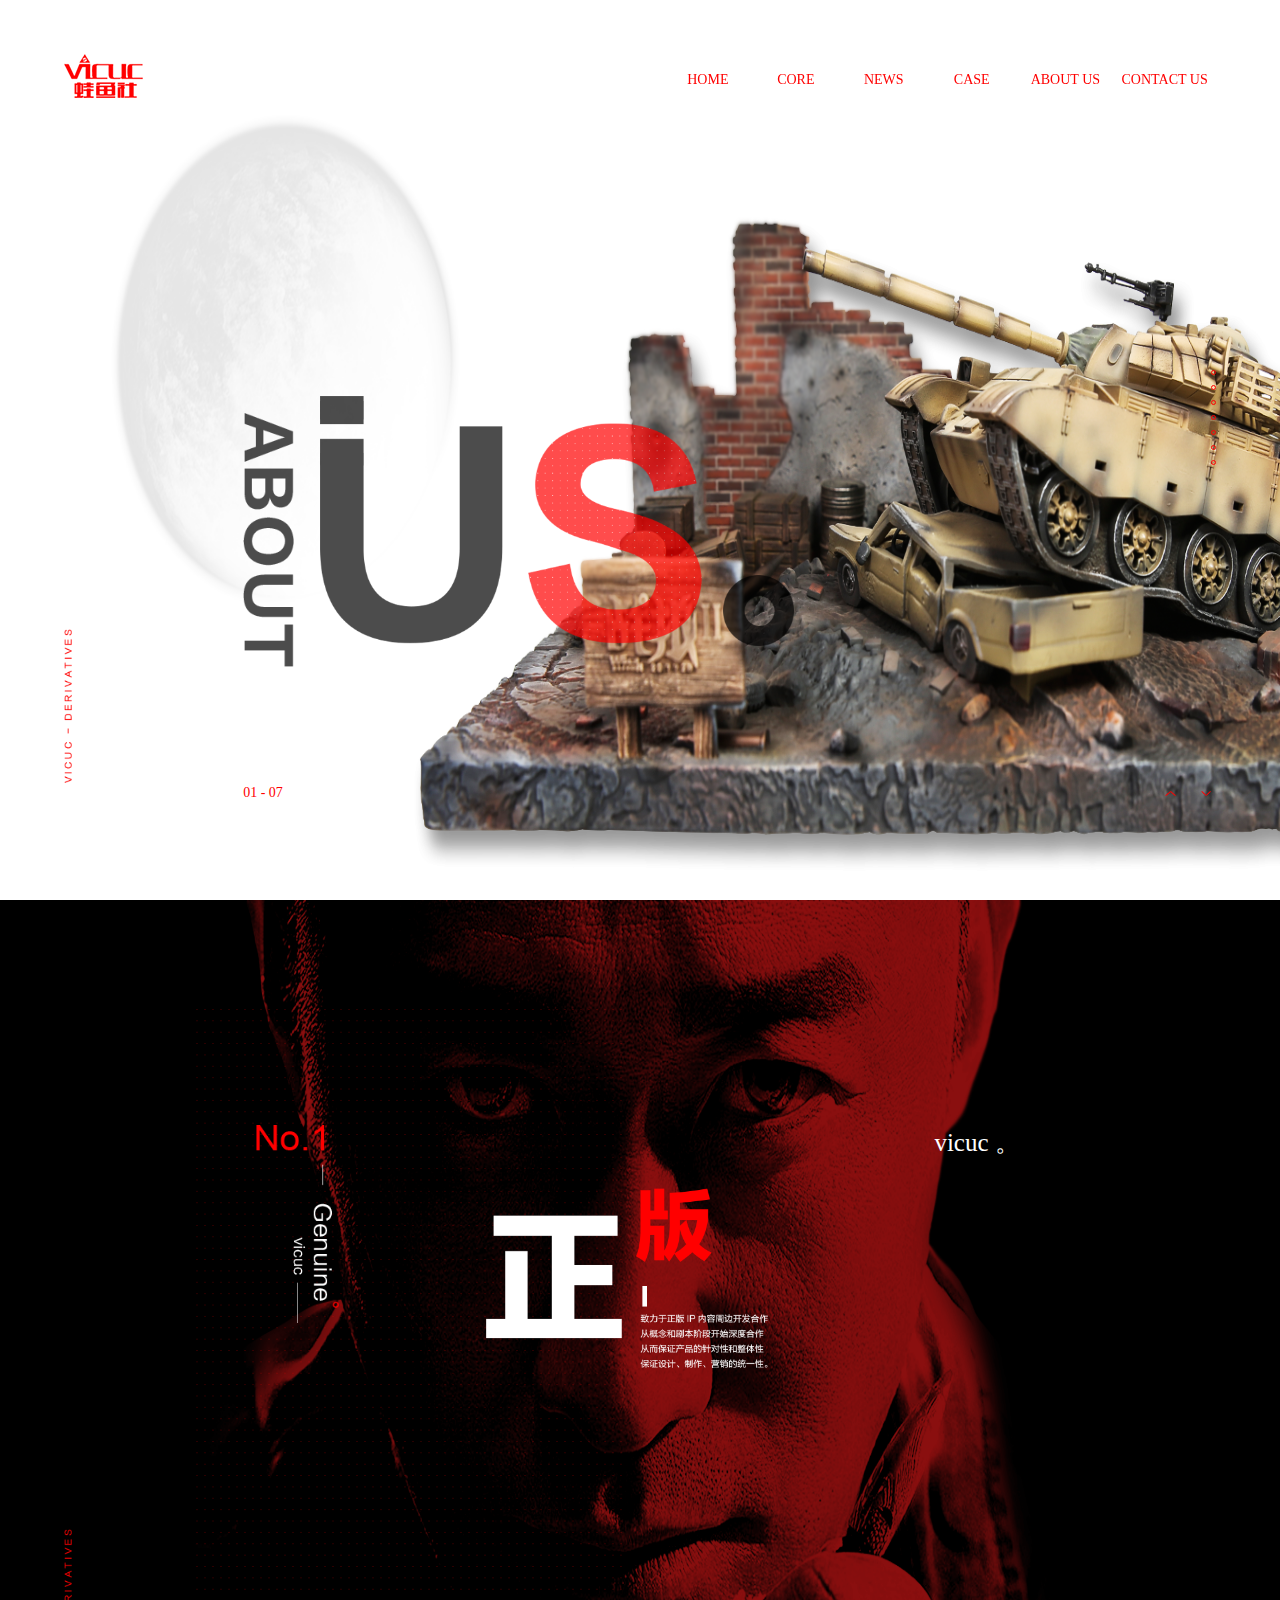
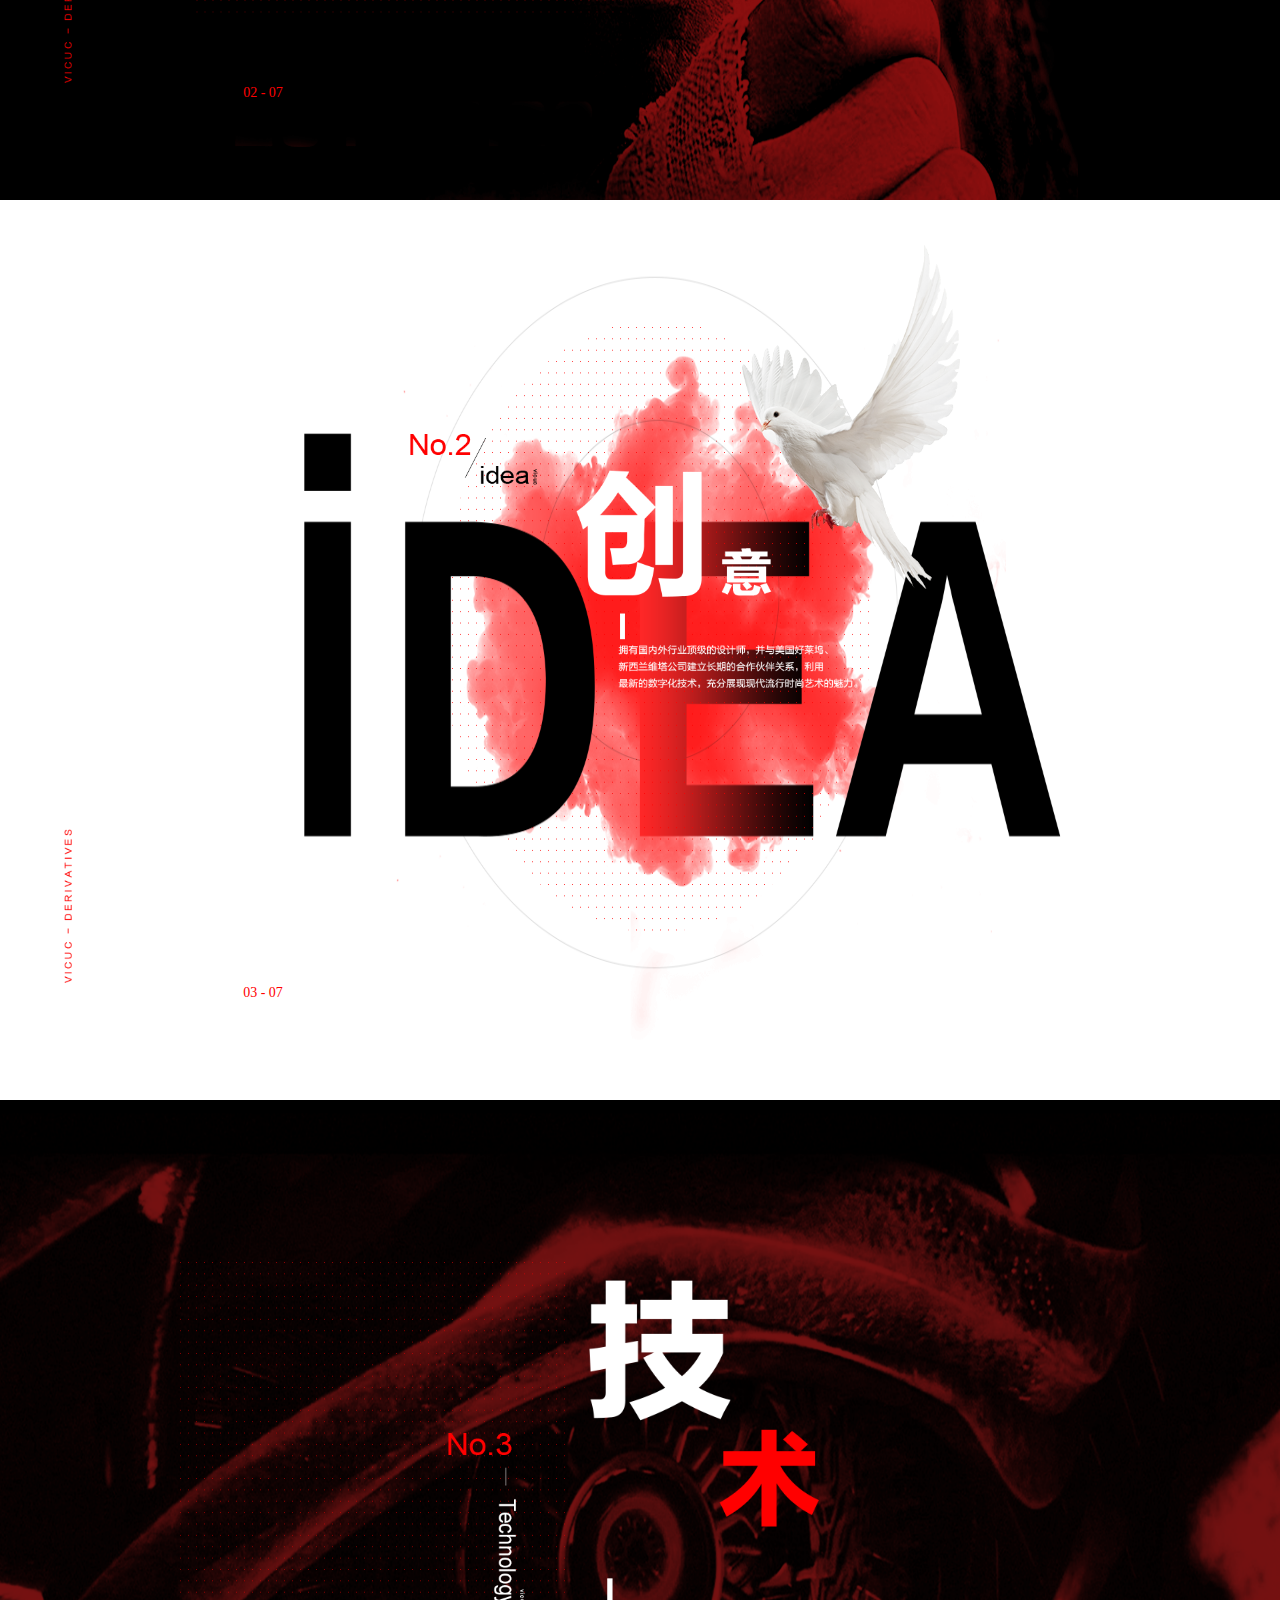
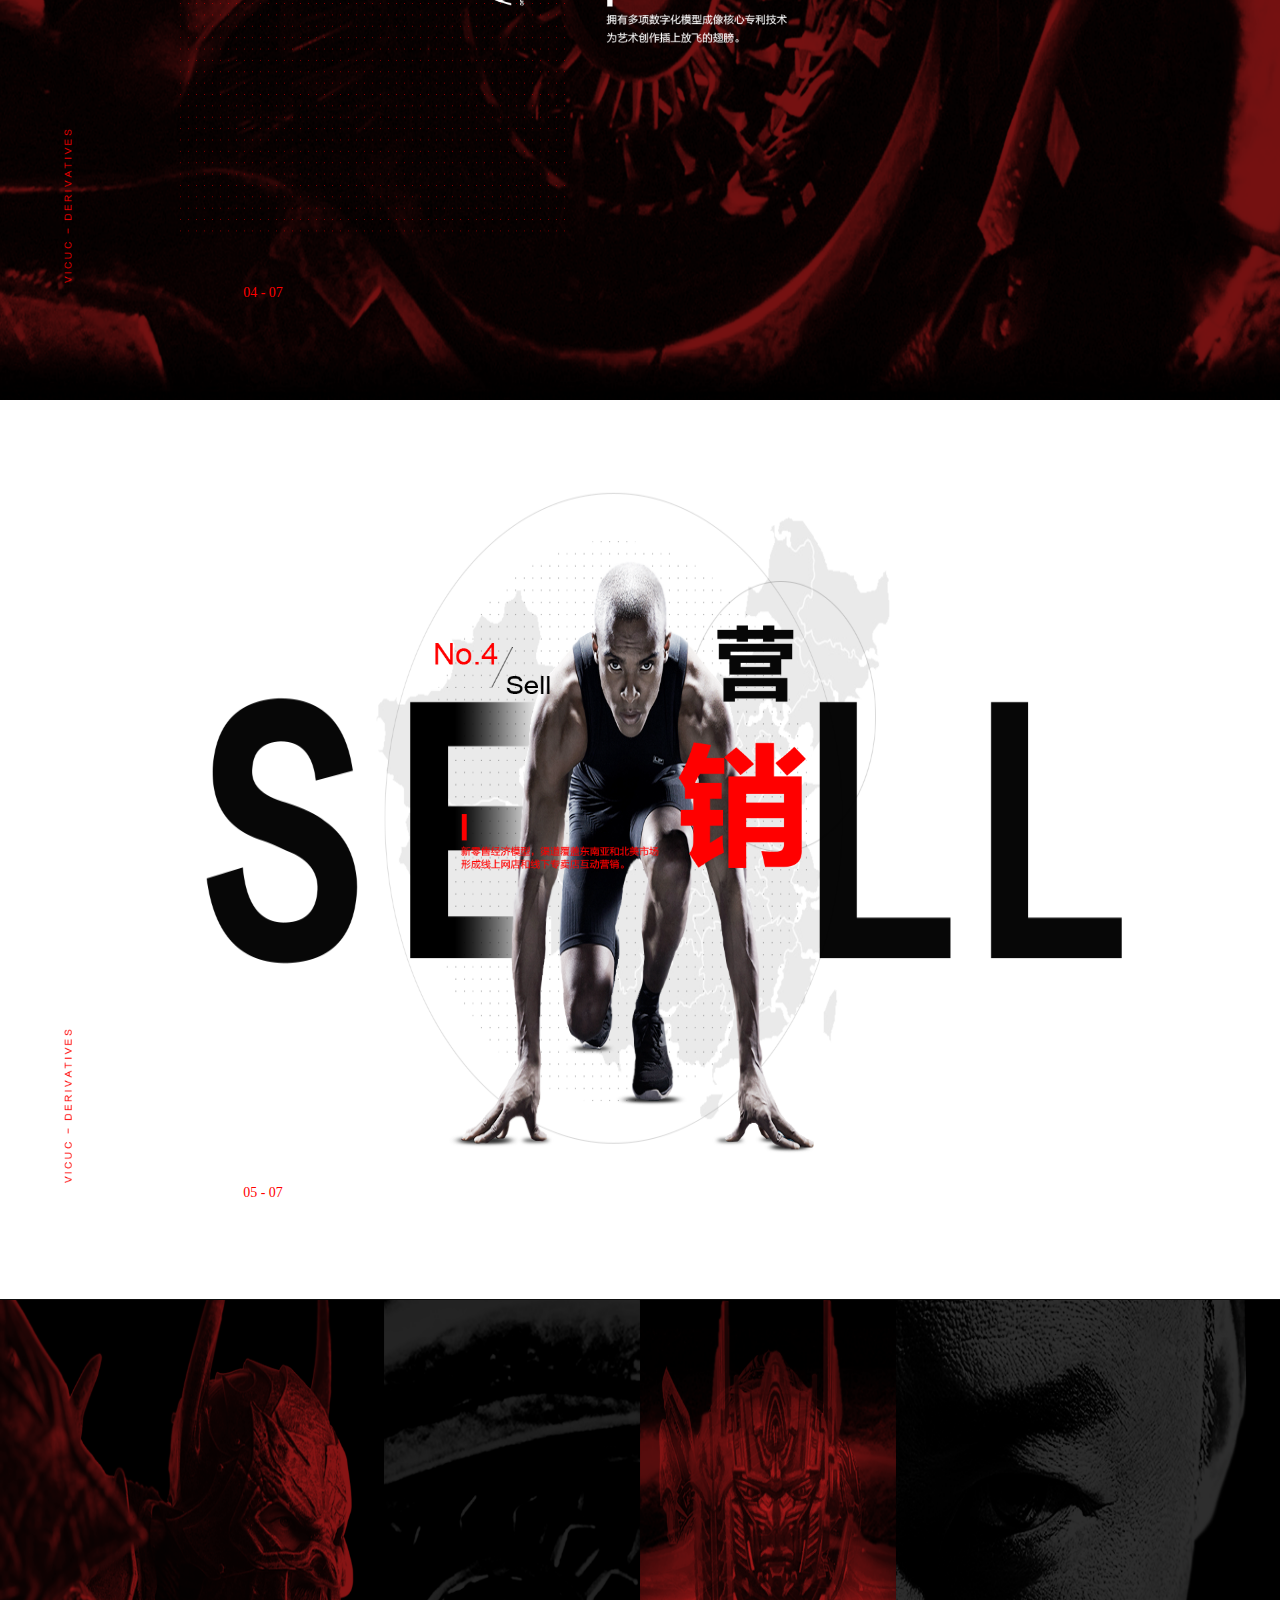
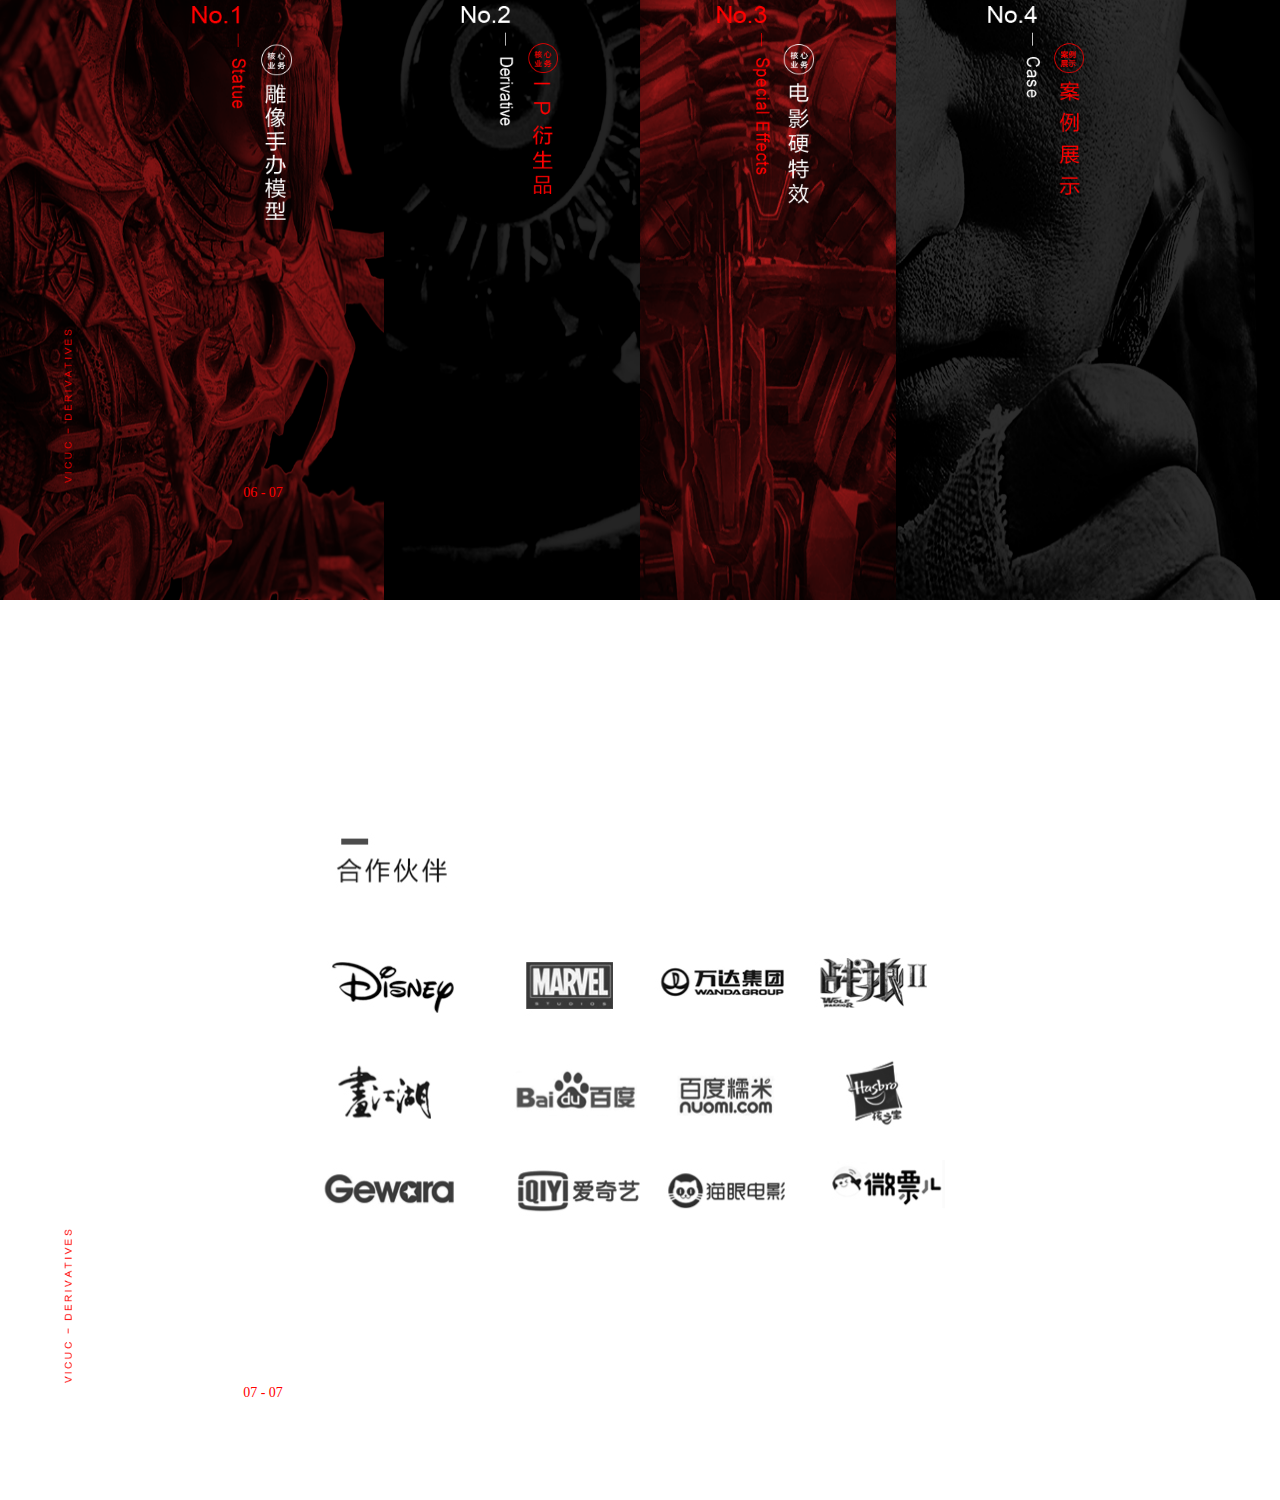
<file: index.html>
<!DOCTYPE html>
<html lang="en">

<head>
    <meta charset="UTF-8" name="viewport" content="width=device-width, initial-scale=1.0">
    <meta http-equiv="X-UA-Compatible" content="ie=edge">
    <title>首页</title>
    <link rel="stylesheet" href="./public/css/bootstrap.min.css">
    <link rel="stylesheet" href="./public/css/index.css">
    <link rel="stylesheet" href="./public/css/jemery.css">
</head>

<body style="fonts-size:12px!important;">
    <div class="all">
        <nav class="navbar navbar-default s-nav mobile" style="background-color:#fff;border-radius:0;z-index:10;">
            <div class="container-fluid" style="height:69px;">
                <!-- Brand and toggle get grouped for better mobile display -->
                <div class="navbar-header">
                    <button type="button" class="navbar-toggle nav-ss" style="border-color:#fff;margin-top: 18px;">
                    <span class="sr-only">Toggle navigation</span>
                    <span class="icon-bar" style="background-color:red;"></span>
                    <span class="icon-bar" style="background-color:red;"></span>
                    <span class="icon-bar" style="background-color:red;"></span>
                </button>
                    <a class="navbar-brand" href="./index.html" style="padding:0 15px;">
                        <img src="./public/img/logo.gif" alt="" class="logo">
                    </a>
                </div>

                <!-- Collect the nav links, forms, and other content for toggling -->
                <div class=" navbar-collapse navbar-right nav-su">
                    <ul class="nav navbar-nav" id="s-nav" style="background-color:#fff;">
                        <li><a href="./index.html" style="position:relative;"><span class="icon_q"></span><i>HOME</i><span class="cntoen"><span class="icon_q"></span>首&nbsp;&nbsp;&nbsp;&nbsp;页</span></a></li>
                        <li id="li_core" class="dropdown" style="position:relative;height:50px;">
                            <a href="javascript:;"><span class="icon_q"></span><i>CORE</i><span class="cntoen"><span class="icon_q"></span>核心业务</span><span class="caret"></span><span class=" icon-show">+</span></a>
                            <ul id="menu-show" class="dropdown-menu" aria-labelledby="dropdownMen2" style="text-align:center;top:108%;">
                                <li style="clear:both;"><a href="./public/core.html" style="padding:5px;">核心业务</a></li>
                                <li style="clear:both;"><a href="./public/salechannel.html" style="padding:5px;">销售渠道</a></li>
                                <li style="clear:both;"><a href="./public/partners.html" style="padding:5px;">合作伙伴</a></li>
                            </ul>
                        </li>
                        <li><a href="./public/news.html"><span class="icon_q"></span><i>NEWS</i><span class="cntoen"><span class="icon_q"></span>新&nbsp;&nbsp;&nbsp;闻</span></a></li>
                        <li><a href="./public/caselist.html"><span class="icon_q"></span><i>CASE</i><span class="cntoen"><span class="icon_q"></span>案&nbsp;&nbsp;&nbsp;例</span></a></li>
                        <li style="width:117px;"><a href="./public/about.html"><span class="icon_q"></span><i>ABOUT US</i><span class="cntoen"><span class="icon_q"></span>关&nbsp;于&nbsp;我&nbsp;们</span></a></li>
                        <li style="width:129px;"><a href="./public/contact.html" style="padding: 15px 17px;"><span class="icon_q"></span><i>CONTACT US</i><span class="cntoen"><span class="icon_q"></span>联&nbsp;系&nbsp;我&nbsp;们</span></a></li>
                    </ul>
                </div>
                <div class="panel-group" id="accordion" role="tablist" aria-multiselectable="true" style="top:13px;">
                    <div class="panel panel-default">
                        <div class="panel-heading" role="tab" id="headingOne">
                            <h4 class="panel-title">
                                <a role="button" data-toggle="collapse" data-parent="#accordion" href="#collapseOne" aria-expanded="true" aria-controls="collapseOne"><span class="icon_q"></span>首<span style="visibility: hidden;">华东</span>页</a>
                            </h4>
                        </div>
                        <div id="collapseOne" class="panel-collapse collapse" role="tabpanel" aria-labelledby="headingOne" style="display:none;">
                            <div class="panel-body">
                            </div>
                        </div>
                    </div>
                    <div class="panel panel-default">
                        <div class="panel-heading" role="tab" id="headingTwo">
                            <h4 class="panel-title">
                                <a class="collapsed" role="button" data-toggle="collapse" data-parent="#accordion" href="#collapseTwo" aria-expanded="false" aria-controls="collapseTwo"><span class="icon_q"></span>核心业务</a>
                            </h4>
                        </div>
                        <div id="collapseTwo" class="panel-collapse collapse" role="tabpanel" aria-labelledby="headingTwo">
                            <div class="panel-body">
                                <p><a href="./public/core.html">核心业务</a></p>
                                <p><a href="./public/salechannel.html">销售渠道</a></p>
                                <p><a href="./public/partners.html">合作伙伴</a></p>
                            </div>
                        </div>
                    </div>
                    <div class="panel panel-default">
                        <div class="panel-heading" role="tab" id="headingThree">
                            <h4 class="panel-title">
                                <a role="button" data-toggle="collapse" data-parent="#accordion" href="#collapseThree" aria-expanded="true" aria-controls="collapseThree"><span class="icon_q"></span>新<span style="visibility: hidden;">交通</span>闻</a>
                            </h4>
                        </div>
                        <div id="collapseThree" class="panel-collapse collapse" role="tabpanel" aria-labelledby="headingThree" style="display:none;">
                            <div class="panel-body">
                            </div>
                        </div>
                    </div>
                    <div class="panel panel-default">
                        <div class="panel-heading" role="tab" id="headingFour">
                            <h4 class="panel-title">
                                <a role="button" data-toggle="collapse" data-parent="#accordion" href="#collapseFour" aria-expanded="true" aria-controls="collapseFour"><span class="icon_q"></span>案<span style="visibility: hidden;">大学</span>例</a>
                            </h4>
                        </div>
                        <div id="collapseFour" class="panel-collapse collapse" role="tabpanel" aria-labelledby="headingFour" style="display:none;">
                            <div class="panel-body">
                            </div>
                        </div>
                    </div>
                    <div class="panel panel-default">
                        <div class="panel-heading" role="tab" id="headingFive">
                            <h4 class="panel-title">
                                <a role="button" data-toggle="collapse" data-parent="#accordion" href="#collapseFive" aria-expanded="true" aria-controls="collapseFive"><span class="icon_q"></span>关于我们</a>
                            </h4>
                        </div>
                        <div id="collapseFive" class="panel-collapse collapse" role="tabpanel" aria-labelledby="headingFive" style="display:none;">
                            <div class="panel-body">
                            </div>
                        </div>
                    </div>
                    <div class="panel panel-default">
                        <div class="panel-heading" role="tab" id="headingSix">
                            <h4 class="panel-title">
                                <a role="button" data-toggle="collapse" data-parent="#accordion" href="#collapseSix" aria-expanded="true" aria-controls="collapseSix"><span class="icon_q"></span>联系我们</a>
                            </h4>
                        </div>
                        <div id="collapseSix" class="panel-collapse collapse" role="tabpanel" aria-labelledby="headingSix" style="display:none;">
                            <div class="panel-body">
                            </div>
                        </div>
                    </div>
                </div>

                <!-- /.navbar-collapse -->
            </div>
            <!-- /.container-fluid -->
        </nav>
        <nav class="pc">
            <a href="./index.html" class="logoPic pc">
                <img src="./public/img/redLogo.png">
            </a>
            <ul class="pc">
                <li>
                    <a href="./index.html">
                        <span class="en">HOME</span>
                        <span class="cn">首 页</span>
                    </a>
                </li>
                <li>
                    <a href="javascript:;">
                        <span class="en">CORE</span>
                        <span class="cn">核心业务</span>
                    </a>
                    <ul class="dropDown">
                        <li><a href="./public/core.html">核心业务</a></li>
                        <li><a href="./public/salechannel.html">销售渠道</a></li>
                        <li><a href="./public/partners.html">合作伙伴</a></li>
                    </ul>
                </li>
                <li>
                    <a href="./public/news.html">
                        <span class="en">NEWS</span>
                        <span class="cn">新 闻</span>
                    </a>
                </li>
                <li>
                    <a href="./public/caselist.html">
                        <span class="en">CASE</span>
                        <span class="cn">案 例</span>
                    </a>
                </li>
                <li>
                    <a href="./public/about.html">
                        <span class="en">ABOUT US</span>
                        <span class="cn">关于我们</span>
                    </a>
                </li>
                <li>
                    <a href="./public/contact.html">
                        <span class="en">CONTACT US</span>
                        <span class="cn">联系我们</span>
                    </a>
                </li>
            </ul>
        </nav>
        <div class="contorl">
            <div class="main mobile">
                <div id="tab1">
                    <img src="./public/img/m_screen1_bg.png" class="tab-bg" style="margin-top:50px;">
                    <div class="tab-text">
                        <a href="#" class="h4"><strong>“ 蛙鱼社 ”</strong>衍生品</a>
                        <p class="h5">专注致力于正版电影、动漫、游戏、明星等周</p>
                        <p class="h5">边衍生品开发设计，生产和销售。投资孵化培育原创IP</p>
                        <p class="h5">内容建设，基于粉丝经济帮助IP变现增加收入。</p>
                    </div>
                </div>
                <div id="tab2">
                    <img src="./public/img/m_screen2_bg.png" class="tab-bg">
                    <div class="tab-text">
                        <a href="#" class="h4"><strong>“ 正版 ”</strong></a>
                        <p class="h5">/</p>
                        <p class="h5">致力于正版IP内容周边开发合作</p>
                        <p class="h5">从概念到剧本阶段开始深度合作，从而保证产品的针对性</p>
                        <p class="h5">和整体性,保证设计、制作、营销的统一性</p>
                    </div>
                </div>
                <div id="tab3">
                    <img src="./public/img/m_screen3_bg.png" class="tab-bg" style="margin-top:30px;">
                    <div class="tab-text">
                        <a href="#" class="h4"><strong>“ 创意 ”</strong></a>
                        <p class="h5">/</p>
                        <p class="h5">拥有国内外行业顶级的设计师</p>
                        <p class="h5">并与美国好莱坞、新西兰维塔公司建立长期的合作伙伴关系</p>
                        <p class="h5">利用最新的数字化技术，充分展现现代流行时尚艺术的魅力</p>
                    </div>
                </div>
                <div id="tab4">
                    <img src="./public/img/m_screen4_bg.png" class="tab-bg">
                    <div class="tab-text">
                        <a href="#" class="h4"><strong>“ 技术 ”</strong></a>
                        <p class="h5">/</p>
                        <p class="h5">拥有多项数字化模型成像核心专利技术</p>
                        <p class="h5">为艺术创作插上放飞的翅膀</p>
                    </div>
                </div>
                <div id="tab5">
                    <img src="./public/img/m_screen5_bg.png" class="tab-bg">
                    <div class="tab-text">
                        <a href="#" class="h4"><strong>“ 营销 ”</strong></a>
                        <p class="h5">/</p>
                        <p class="h5">新零售经济模型，渠道覆盖东南亚和北美市场</p>
                        <p class="h5">形成线上网点和线下专卖店互动营销</p>
                    </div>
                </div>
                <div id="tab6">
                    <a href="#">
                        <p class="h4"><strong>核心业务</strong></p>
                        <p class="h5">Our Business</p>
                        <p><img src="./public/img/index_down.png"></p>
                    </a>
                    <div>
                        <a href="#">
                            <img src="./public/img/m_screen6_1.png">
                            <img src="./public/img/screen6_no1.png">
                        </a>
                        <a href="#">
                            <img src="./public/img/m_screen6_2.png">
                            <img src="./public/img/screen6_no2.png">
                        </a>
                        <a href="#">
                            <img src="./public/img/m_screen6_3.png">
                            <img src="./public/img/screen6_no3.png">
                        </a>
                        <a href="#">
                            <img src="./public/img/m_screen6_4.png">
                            <img src="./public/img/screen6_no4.png">
                        </a>
                    </div>
                </div>
                <div id="tab7">
                    <a href="#">
                        <p class="h4"><strong>联系我们</strong></p>
                        <p class="h5">Contact US</p>
                    </a>
                    <div>
                        <h3 class="h5">北京中科亿达科技有限公司</h3>
                        <p class="h6">邮编： 100000</p>
                        <p class="h6">电话： 010-52868021</p>
                        <p class="h6">手机： 13581810738</p>
                        <p class="h6">邮箱： tao@vicuc.com</p>
                        <p class="h6">地址： 北京市石景山区京原路19号景阳写字楼1206</p>
                    </div>
                    <p class="h6" style="color:#999">(©) 2017 mo004_2551 - 蛙鱼社衍生品</p>
                </div>
            </div>
            <div class="main pc">
                <ul class="screens">
                    <li class="aboutUs">
                        <img src="./public/img/bg1.png" class="bgPic">
                        <div class="derivatives">
                            <img src="./public/img/derivatives.png" style="width:80%;">
                        </div>
                        <span class="num">01 - 07</span>
                        <div>
                            <img src="./public/img/screen1_about.png">
                        </div>
                        <div>
                            <img src="./public/img/screen1_US.png">
                        </div>
                        <div>
                            <img src="./public/img/screen1_text.png">
                        </div>
                    </li>
                    <li class="genuine">
                        <img src="./public/img/bg2.png" class="bgPic">
                        <div class="derivatives">
                            <img src="./public/img/derivatives.png" style="width:80%;">
                        </div>
                        <span class="num">02 - 07</span>
                        <div>
                            <img src="./public/img/screen2_no1.png">
                        </div>
                        <div>
                            <img src="./public/img/screen2_zb.png">
                            <!-- <p>致力于正版IP内容周边开发合作<br>从概念和剧本阶段开始深度合作<br>从而保证产品的针对性和整体性<br>保证设计、制作、营销的统一性。</p> -->
                        </div>
                        <span>vicuc 。</span>
                    </li>
                    <li class="idea">
                        <img src="./public/img/bg3.png" class="bgPic">
                        <div class="derivatives">
                            <img src="./public/img/derivatives.png" style="width:80%;">
                        </div>
                        <span class="num">03 - 07</span>
                        <div>
                            <img src="./public/img/screen3_no2.png">
                        </div>
                        <div>
                            <img src="./public/img/screen3_idea.png">
                        </div>
                        <div>
                            <img src="./public/img/screen3_1.png">
                        </div>
                    </li>
                    <li class="tech">
                        <img src="./public/img/bg4.png" class="bgPic">
                        <div class="derivatives">
                            <img src="./public/img/derivatives.png" style="width:80%;">
                        </div>
                        <span class="num">04 - 07</span>
                        <div>
                            <img src="./public/img/screen4_no3.png">
                        </div>
                        <div>
                            <img src="./public/img/screen4_tech.png">
                        </div>
                    </li>
                    <li class="sell">
                        <img src="./public/img/bg5.png" class="bgPic">
                        <div class="derivatives">
                            <img src="./public/img/derivatives.png" style="width:80%;">
                        </div>
                        <span class="num">05 - 07</span>
                        <div>
                            <img src="./public/img/screen5_no4.png">
                        </div>
                        <div>
                            <img src="./public/img/screen5_text.png">
                        </div>
                        <div>
                            <img src="./public/img/screen5_ying.png">
                        </div>
                        <div>
                            <img src="./public/img/screen5_xiao.png">
                        </div>
                    </li>
                    <li class="case">
                        <div class="bgPic">
                            <img src="./public/img/bg6.png" style="position:absolute;z-index:-1;" class="bgPic">
                            <div class="derivatives">
                                <img src="./public/img/derivatives.png" style="width:80%;">
                            </div>
                            <span class="num">06 - 07</span>
                            <a href="./public/case.html" id="bg6_1">
                                <img src="./public/img/bg6_1.png">
                                <div>
                                    <img src="./public/img/screen6_no1.png">
                                </div>
                            </a>
                            <a href="./public/case.html" id="bg6_2">
                                <img src="./public/img/bg6_2.png">
                                <div>
                                    <img src="./public/img/screen6_no2.png">
                                </div>
                            </a>
                            <a href="./public/case.html" id="bg6_3">
                                <img src="./public/img/bg6_3.png">
                                <div>
                                    <img src="./public/img/screen6_no3.png">
                                </div>
                            </a>
                            <a href="./public/partners.html" id="bg6_4">
                                <img src="./public/img/bg6_4.png">
                                <div>
                                    <img src="./public/img/screen6_no4.png">
                                </div>
                            </a>
                        </div>
                    </li>
                    <li class="partners">
                        <div class="derivatives">
                            <img src="./public/img/derivatives.png" style="width:80%;">
                        </div>
                        <span class="num">07 - 07</span>
                        <dl>
                            <dt><div><img src="./public/img/company-logo_01.gif"></div></dt>
                            <dd>
                                <ul>
                                    <li>
                                        <div><img src="./public/img/company-logo_04.gif"></div>
                                    </li>
                                    <li>
                                        <div><img src="./public/img/company-logo_07.gif"></div>
                                    </li>
                                    <li>
                                        <div><img src="./public/img/company-logo_10.gif"></div>
                                    </li>
                                    <li>
                                        <div><img src="./public/img/company-logo_13.gif"></div>
                                    </li>
                                    <li>
                                        <div><img src="./public/img/company-logo_17.gif"></div>
                                    </li>
                                    <li>
                                        <div><img src="./public/img/company-logo_19.gif"></div>
                                    </li>
                                    <li>
                                        <div><img src="./public/img/company-logo_21.gif"></div>
                                    </li>
                                    <li>
                                        <div><img src="./public/img/company-logo_23.gif"></div>
                                    </li>
                                    <li>
                                        <div><img src="./public/img/company-logo_28.gif"></div>
                                    </li>
                                    <li>
                                        <div><img src="./public/img/company-logo_29.gif"></div>
                                    </li>
                                    <li>
                                        <div><img src="./public/img/company-logo_30.gif"></div>
                                    </li>
                                    <li>
                                        <div><img src="./public/img/company-logo_31.gif"></div>
                                    </li>
                                </ul>
                            </dd>
                        </dl>
                    </li>
                </ul>
                <ul id="dots" style="display:none;">
                    <li class="cur"></li>
                    <li>1</li>
                    <li>2</li>
                    <li>3</li>
                    <li>4</li>
                    <li>5</li>
                    <li>6</li>
                    <li>7</li>
                </ul>
                <div id="btns">
                    <div class="up"><img src="./public/img/btn_up.png" draggable="false"></div>
                    <div><img src="./public/img/btn_down.png"></div>
                </div>
            </div>
        </div>
    </div>
    <script src="./public/js/jquery-3.2.1.min.js"></script>
    <script src="./public/js/bootstrap.min.js"></script>
    <script src="./public/js/index.js"></script>
    <script src="./public/js/jemery1.js"></script>
    <script>
        $(function() {
            $('#headingOne').on('click', function() {
                window.open('./index.html', '_self');
            });
            $('#headingThree').on('click', function() {
                window.open('./public/news.html', '_self');
            });
            $('#headingFour').on('click', function() {
                window.open('./public/caselist.html', '_self');
            });
            $('#headingFive').on('click', function() {
                window.open('./public/about.html', '_self');
            });
            $('#headingSix').on('click', function() {
                window.open('./public/contact.html', '_self');
            });
        })
    </script>
    <!-- 
        代码版权归华东交通大学董励强所有！！！
        盗用必究！！！
        联系方式：18279159663
        e-mail：ecjtudongliqiang@163.com
     -->
</body>

</html>
</file>
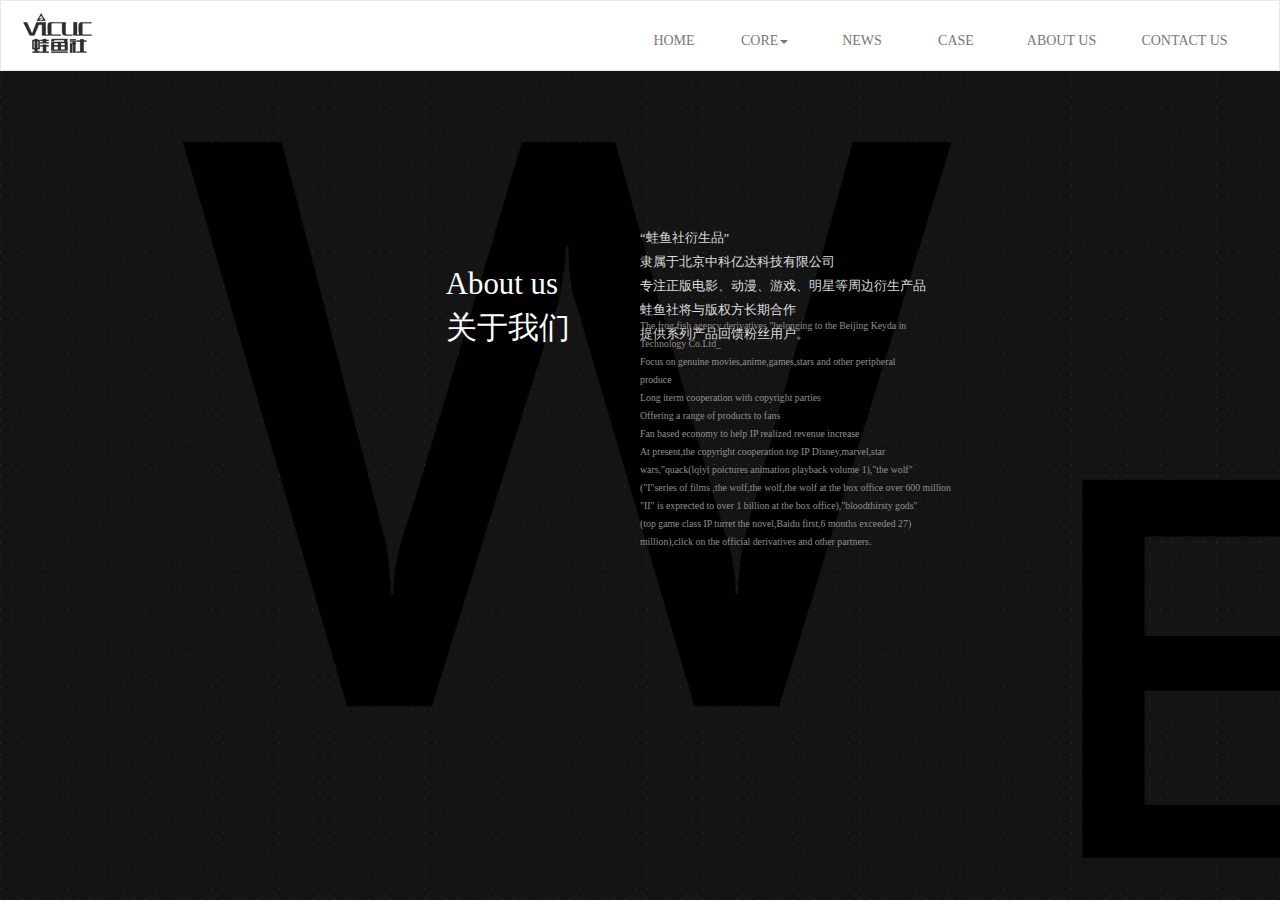
<file: public/about.html>
<!DOCTYPE html>
<html lang="en">

<head>
    <meta charset="UTF-8">
    <!-- <meta name="viewport" content="width=device-width, initial-scale=1.0"> -->
    <meta name="viewport" content="width=device-width, initial-scale=1.0, maximum-scale=1.0, user-scalable=no">
    <meta http-equiv="X-UA-Compatible" content="ie=edge">
    <title>关于我们</title>
    <link rel="stylesheet" href="./css/bootstrap.min.css">
    <link rel="stylesheet" href="./css/about1.css">
    <link rel="stylesheet" href="./css/jemery.css">


</head>

<body>
    <div class="all">
        <nav class="navbar navbar-default s-nav" style="background-color:#fff;border-radius:0;z-index:10;">
            <div class="container-fluid" style="height:69px;">
                <!-- Brand and toggle get grouped for better mobile display -->
                <div class="navbar-header">
                    <button type="button" class="navbar-toggle nav-ss" style="border-color:#fff;margin-top: 18px;">
                                                <span class="sr-only">Toggle navigation</span>
                                                <span class="icon-bar" style="background-color:red;"></span>
                                                <span class="icon-bar" style="background-color:red;"></span>
                                                <span class="icon-bar" style="background-color:red;"></span>
                                            </button>
                    <a class="navbar-brand" href="../index.html" style="padding:0 15px;">
                        <img src="./img/logo.gif" alt="" class="logo">
                    </a>
                </div>

                <!-- Collect the nav links, forms, and other content for toggling -->
                <div class=" navbar-collapse navbar-right nav-su">
                    <ul class="nav navbar-nav" id="s-nav" style="background-color:#fff;">
                        <li><a href="../index.html" style="position:relative;"><span class="icon_q"></span><i>HOME</i><span class="cntoen"><span class="icon_q"></span>首&nbsp;&nbsp;&nbsp;&nbsp;页</span></a></li>
                        <li id="li_core" class="dropdown" style="position:relative;height:50px;">
                            <a href="javascript:;"><span class="icon_q"></span><i>CORE</i><span class="cntoen"><span class="icon_q"></span>核心业务</span><span class="caret"></span><span class=" icon-show">+</span></a>
                            <ul id="menu-show" class="dropdown-menu" aria-labelledby="dropdownMen2" style="text-align:center;top:108%;">
                                <li style="clear:both;"><a href="core.html" style="padding:5px;">核心业务</a></li>
                                <li style="clear:both;"><a href="salechannel.html" style="padding:5px;">销售渠道</a></li>
                                <li style="clear:both;"><a href="partners.html" style="padding:5px;">合作伙伴</a></li>
                            </ul>
                        </li>
                        <li><a href="news.html"><span class="icon_q"></span><i>NEWS</i><span class="cntoen"><span class="icon_q"></span>新&nbsp;&nbsp;&nbsp;闻</span></a></li>
                        <li><a href="caselist.html"><span class="icon_q"></span><i>CASE</i><span class="cntoen"><span class="icon_q"></span>案&nbsp;&nbsp;&nbsp;例</span></a></li>
                        <li style="width:117px;"><a href="about.html"><span class="icon_q"></span><i>ABOUT US</i><span class="cntoen"><span class="icon_q"></span>关&nbsp;于&nbsp;我&nbsp;们</span></a></li>
                        <li style="width:129px;"><a href="contact.html" style="padding: 15px 17px;"><span class="icon_q"></span><i>CONTACT US</i><span class="cntoen"><span class="icon_q"></span>联&nbsp;系&nbsp;我&nbsp;们</span></a></li>
                    </ul>
                </div>
                <div class="panel-group" id="accordion" role="tablist" aria-multiselectable="true">
                    <div class="panel panel-default">
                        <div class="panel-heading" role="tab" id="headingOne">
                            <h4 class="panel-title">
                                <a role="button" data-toggle="collapse" data-parent="#accordion" href="#collapseOne" aria-expanded="true" aria-controls="collapseOne"><span class="icon_q"></span>首<span style="visibility: hidden;">华东</span>页</a>
                            </h4>
                        </div>
                        <div id="collapseOne" class="panel-collapse collapse" role="tabpanel" aria-labelledby="headingOne" style="display:none;">
                            <div class="panel-body">
                            </div>
                        </div>
                    </div>
                    <div class="panel panel-default">
                        <div class="panel-heading" role="tab" id="headingTwo">
                            <h4 class="panel-title">
                                <a class="collapsed" role="button" data-toggle="collapse" data-parent="#accordion" href="#collapseTwo" aria-expanded="false" aria-controls="collapseTwo"><span class="icon_q"></span>核心业务</a>
                            </h4>
                        </div>
                        <div id="collapseTwo" class="panel-collapse collapse" role="tabpanel" aria-labelledby="headingTwo">
                            <div class="panel-body">
                                <p><a href="core.html">核心业务</a></p>
                                <p><a href="salechannel.html">销售渠道</a></p>
                                <p><a href="partners.html">合作伙伴</a></p>
                            </div>
                        </div>
                    </div>
                    <div class="panel panel-default">
                        <div class="panel-heading" role="tab" id="headingThree">
                            <h4 class="panel-title">
                                <a role="button" data-toggle="collapse" data-parent="#accordion" href="#collapseThree" aria-expanded="true" aria-controls="collapseThree"><span class="icon_q"></span>新<span style="visibility: hidden;">交通</span>闻</a>
                            </h4>
                        </div>
                        <div id="collapseThree" class="panel-collapse collapse" role="tabpanel" aria-labelledby="headingThree" style="display:none;">
                            <div class="panel-body">
                            </div>
                        </div>
                    </div>
                    <div class="panel panel-default">
                        <div class="panel-heading" role="tab" id="headingFour">
                            <h4 class="panel-title">
                                <a role="button" data-toggle="collapse" data-parent="#accordion" href="#collapseFour" aria-expanded="true" aria-controls="collapseFour"><span class="icon_q"></span>案<span style="visibility: hidden;">大学</span>例</a>
                            </h4>
                        </div>
                        <div id="collapseFour" class="panel-collapse collapse" role="tabpanel" aria-labelledby="headingFour" style="display:none;">
                            <div class="panel-body">
                            </div>
                        </div>
                    </div>
                    <div class="panel panel-default">
                        <div class="panel-heading" role="tab" id="headingFive">
                            <h4 class="panel-title">
                                <a role="button" data-toggle="collapse" data-parent="#accordion" href="#collapseFive" aria-expanded="true" aria-controls="collapseFive"><span class="icon_q"></span>关于我们</a>
                            </h4>
                        </div>
                        <div id="collapseFive" class="panel-collapse collapse" role="tabpanel" aria-labelledby="headingFive" style="display:none;">
                            <div class="panel-body">
                            </div>
                        </div>
                    </div>
                    <div class="panel panel-default">
                        <div class="panel-heading" role="tab" id="headingSix">
                            <h4 class="panel-title">
                                <a role="button" data-toggle="collapse" data-parent="#accordion" href="#collapseSix" aria-expanded="true" aria-controls="collapseSix"><span class="icon_q"></span>联系我们</a>
                            </h4>
                        </div>
                        <div id="collapseSix" class="panel-collapse collapse" role="tabpanel" aria-labelledby="headingSix" style="display:none;">
                            <div class="panel-body">
                            </div>
                        </div>
                    </div>
                </div>

                <!-- /.navbar-collapse -->
            </div>
            <!-- /.container-fluid -->
        </nav>
        <div class="contorl">
            <!-- style="overflow:-Scroll;overflow-y:hidden" -->
            <div class="img_bg pc">
            </div>
            <div class="bigbg pc">
                <div class="container">
                    <div class="img-about col-xm-12">
                        <div class="row">
                            <div class="text-about col-xm-12">About us</div>
                            <div class="text-about col-xm-12">关于我们</div>
                        </div>
                    </div>
                    <div class="img-word col-xm-12">
                        <!-- <img src="img/hanzi_03.png" alt="中文简介"> -->
                        <p>“蛙鱼社衍生品”</p>
                        <p>隶属于北京中科亿达科技有限公司</p>
                        <p>专注正版电影、动漫、游戏、明星等周边衍生产品</p>
                        <p>蛙鱼社将与版权方长期合作</p>
                        <p>提供系列产品回馈粉丝用户。</p>
                    </div>
                    <div class="img-english col-xm-12">
                        <!-- <img src="img/english-word_04.png" alt="英文简介"> -->
                        <p>The frog fish agency derivatives "belonging to the Beijing Keyda in</p>
                        <p>Technology Co.Ltd_</p>
                        <p>Focus on genuine movies,anime,games,stars and other peripheral</p>
                        <p>produce</p>
                        <p>Long iterm cooperation with copyright parties</p>
                        <p>Offering a range of products to fans</p>
                        <p>Fan based economy to help IP realized revenue increase</p>
                        <p>At present,the copyright cooperation top IP Disney,marvel,star</p>
                        <p>wars,"quack(lqiyi poictures animation playback volume 1),"the wolf"</p>
                        <p>("I"series of films ,the wolf,the wolf,the wolf at the box office over 600 million</p>
                        <p>"II" is exprected to over 1 billion at the box office),"bloodthirsty gods"</p>
                        <p>(top game class IP turret the novel,Baidu first,6 months exceeded 27)</p>
                        <p>million),click on the official derivatives and other partners.</p>
                    </div>
                </div>
            </div>

            <div class="container phone">
                <div class="content">
                    <div class="text-about-phone col-xm-12 animation">About us</div>
                    <div class="text-about-phone col-xm-12 animation" style="font-size:1.5em;">关于我们</div>
                    <div class="img-word-phone kuan col-xm-12">
                        <!-- <img src="img/hanzi_03.png" alt="中文简介"> -->
                        <p class="animation">“蛙鱼社衍生品”</p>
                        <p class="animation">隶属于北京中科亿达科技有限公司</p>
                        <p class="animation">专注正版电影、动漫、游戏、明星等周边衍生产品</p>
                        <p class="animation">蛙鱼社将与版权方长期合作</p>
                        <p class="animation">提供系列产品回馈粉丝用户。</p>
                    </div>
                    <div class="img-english-phone kuan xiamian col-xm-12">
                        <!-- <a href="#"><img src="img/english-word_04.png" alt="英文简介"></a> -->
                        <p class="animation">The frog fish agency derivatives "belonging to the Beijing Keyda in</p>
                        <p class="animation">Technology Co.Ltd_</p>
                        <p class="animation">Focus on genuine movies,anime,games,stars and other peripheral</p>
                        <p class="animation">produce</p>
                        <p class="animation">Long iterm cooperation with copyright parties</p>
                        <p class="animation">Offering a range of products to fans</p>
                        <p class="animation">Fan based economy to help IP realized revenue increase</p>
                        <p class="animation">At present,the copyright cooperation top IP Disney,marvel,star</p>
                        <p class="animation">wars,"quack(lqiyi poictures animation playback volume 1),"the wolf"</p>
                        <p class="animation">("I"series of films ,the wolf,the wolf,the wolf at the box office over 600 million</p>
                        <p class="animation">"II" is exprected to over 1 billion at the box office),"bloodthirsty gods"</p>
                        <p class="animation">(top game class IP turret the novel,Baidu first,6 months exceeded 27)</p>
                        <p class="animation">million),click on the official derivatives and other partners.</p>
                    </div>
                </div>
            </div>
        </div>
    </div>
    <script src="./js/jquery-3.2.1.js"></script>
    <script src="./js/bootstrap.min.js"></script>
    <script src="./js/jemery-NB.js"></script>
    <script src="./js/open.js"></script>
    <script>
        $(window).scroll(function(event) {
            $('.animation').each(function() {
                if (($(this).offset().top - $(window).scrollTop()) < window.innerHeight) {
                    // $(this).fadeIn(2000);
                    $(this).addClass('display');

                }
            });
        });
    </script>
    <!-- 
        代码版权归华东交通大学董励强所有！！！
        盗用必究！！！
        联系方式：18279159663
        e-mail：ecjtudongliqiang@163.com
     -->
</body>

</html>
</file>
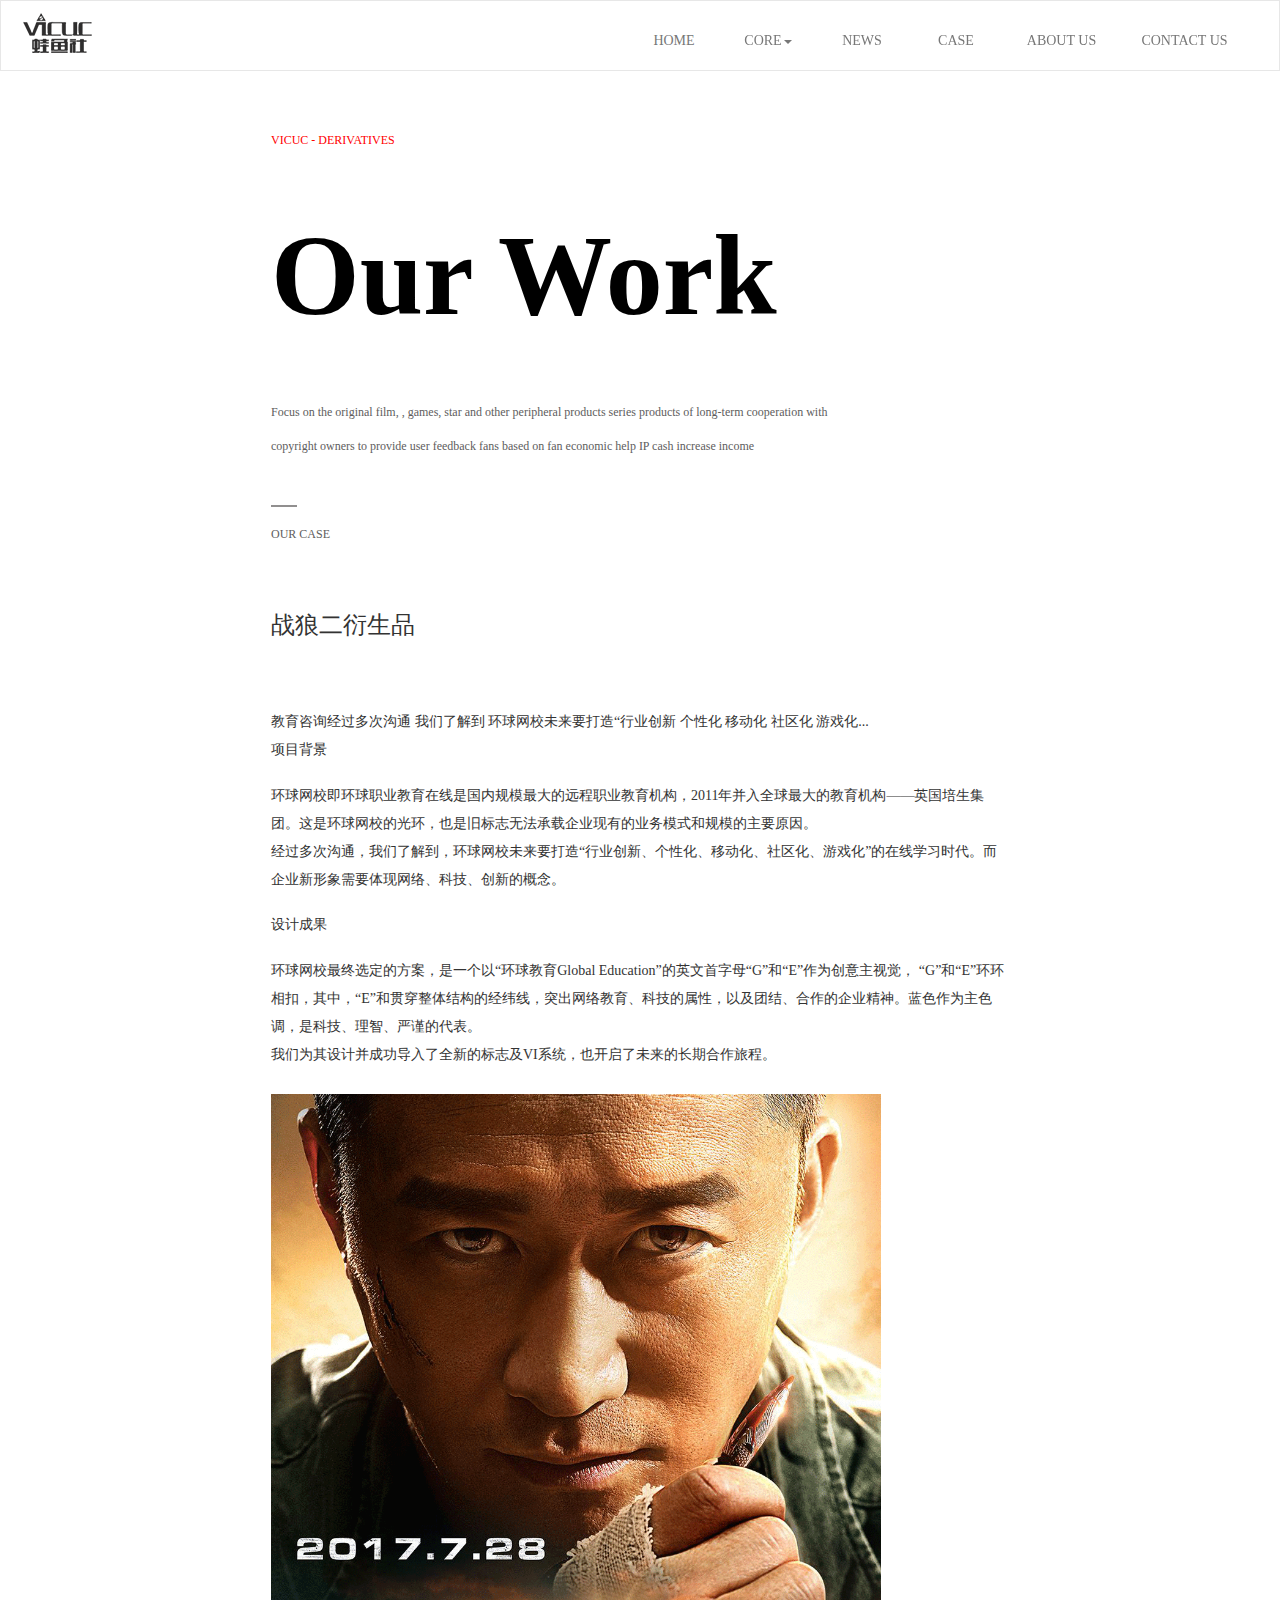
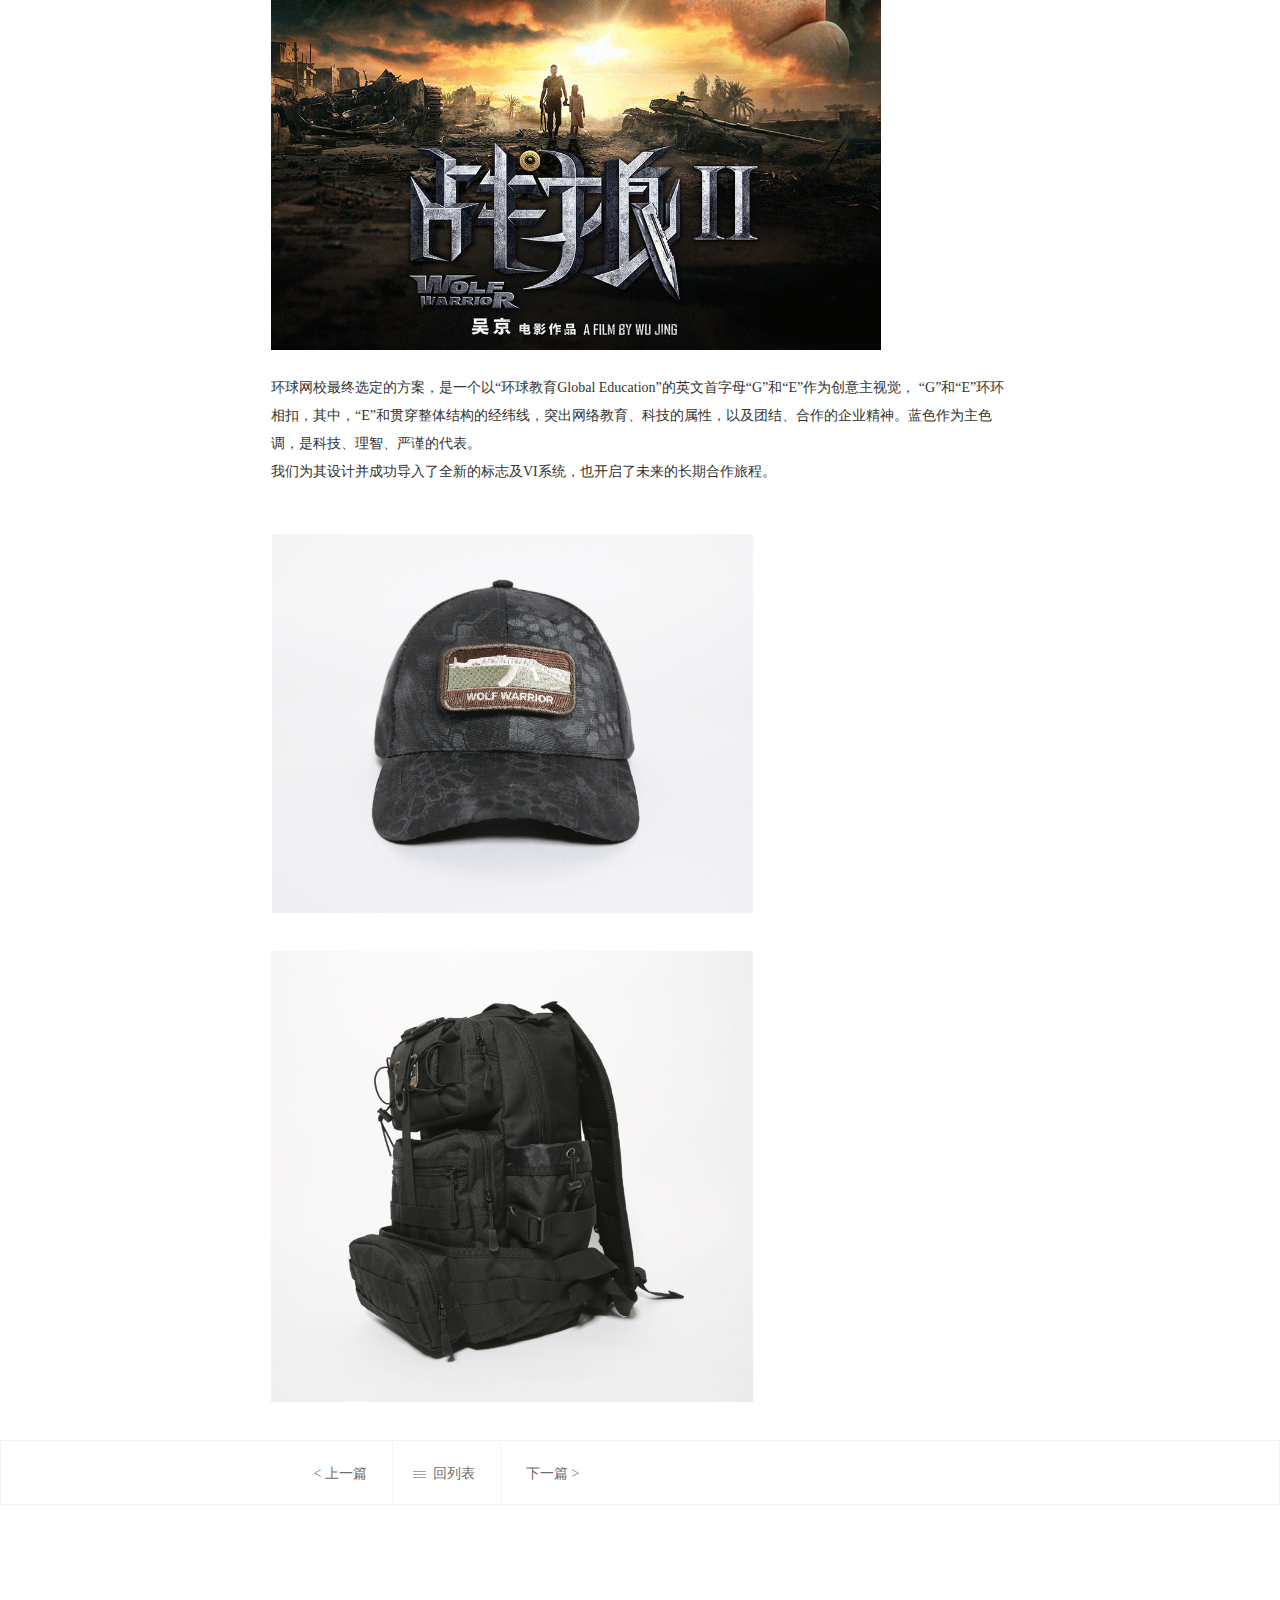
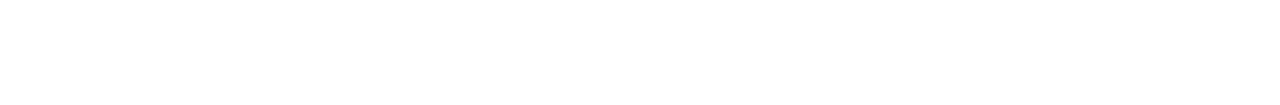
<file: public/case.html>
﻿<!DOCTYPE html>
<html lang="en">

<head>
    <meta charset="UTF-8">
    <meta name="viewport" content="width=device-width, initial-scale=1.0,user-scalable=0;">
    <!-- uc强制竖屏 -->
    <meta name="screen-orientation" content="portrait">
    <!-- QQ强制竖屏 -->
    <meta name="x5-orientation" content="portrait">
    <meta http-equiv="X-UA-Compatible" content="ie=edge">
    <link rel="stylesheet" href="./css/bootstrap.css">
    <link rel="stylesheet" href="./css/case.css">
    <link rel="stylesheet" href="./css/jemery.css">
    <title>案例内容</title>
</head>

<body>
    <div class="all">
        <nav class="navbar navbar-default s-nav" style="background-color:#fff;border-radius:0;z-index:10;">
            <div class="container-fluid" style="height:69px;">
                <!-- Brand and toggle get grouped for better mobile display -->
                <div class="navbar-header">
                    <button type="button" class="navbar-toggle nav-ss" style="border-color:#fff;margin-top: 18px;">
                                                <span class="sr-only">Toggle navigation</span>
                                                <span class="icon-bar" style="background-color:red;"></span>
                                                <span class="icon-bar" style="background-color:red;"></span>
                                                <span class="icon-bar" style="background-color:red;"></span>
                    </button>
                    <a class="navbar-brand" href="../index.html" style="padding:0 15px;">
                        <img src="./img/logo.gif" alt="" class="logo">
                    </a>
                </div>

                <!-- Collect the nav links, forms, and other content for toggling -->
                <div class=" navbar-collapse navbar-right nav-su">
                    <ul class="nav navbar-nav" id="s-nav" style="background-color:#fff;">
                        <li><a href="../index.html" style="position:relative;"><span class="icon_q"></span><i>HOME</i><span class="cntoen"><span class="icon_q"></span>首&nbsp;&nbsp;&nbsp;&nbsp;页</span></a></li>
                        <li id="li_core" class="dropdown" style="position:relative;height:50px;">
                            <a href="javascript:;"><span class="icon_q"></span><i>CORE</i><span class="cntoen"><span class="icon_q"></span>核心业务</span><span class="caret"></span><span class=" icon-show">+</span></a>
                            <ul id="menu-show" class="dropdown-menu" aria-labelledby="dropdownMen2" style="text-align:center;top:108%;">
                                <li style="clear:both;"><a href="core.html" style="padding:5px;">核心业务</a></li>
                                <li style="clear:both;"><a href="salechannel.html" style="padding:5px;">销售渠道</a></li>
                                <li style="clear:both;"><a href="partners.html" style="padding:5px;">合作伙伴</a></li>
                            </ul>
                        </li>
                        <li><a href="news.html"><span class="icon_q"></span><i>NEWS</i><span class="cntoen"><span class="icon_q"></span>新&nbsp;&nbsp;&nbsp;闻</span></a></li>
                        <li><a href="caselist.html"><span class="icon_q"></span><i>CASE</i><span class="cntoen"><span class="icon_q"></span>案&nbsp;&nbsp;&nbsp;例</span></a></li>
                        <li style="width:117px;"><a href="about.html"><span class="icon_q"></span><i>ABOUT US</i><span class="cntoen"><span class="icon_q"></span>关&nbsp;于&nbsp;我&nbsp;们</span></a></li>
                        <li style="width:129px;"><a href="contact.html" style="padding: 15px 17px;"><span class="icon_q"></span><i>CONTACT US</i><span class="cntoen"><span class="icon_q"></span>联&nbsp;系&nbsp;我&nbsp;们</span></a></li>
                    </ul>
                </div>
                <div class="panel-group" id="accordion" role="tablist" aria-multiselectable="true">
                    <div class="panel panel-default">
                        <div class="panel-heading" role="tab" id="headingOne">
                            <h4 class="panel-title">
                                <a role="button" data-toggle="collapse" data-parent="#accordion" href="#collapseOne" aria-expanded="true" aria-controls="collapseOne"><span class="icon_q"></span>首<span style="visibility: hidden;">华东</span>页</a>
                            </h4>
                        </div>
                        <div id="collapseOne" class="panel-collapse collapse" role="tabpanel" aria-labelledby="headingOne" style="display:none;">
                            <div class="panel-body">
                            </div>
                        </div>
                    </div>
                    <div class="panel panel-default">
                        <div class="panel-heading" role="tab" id="headingTwo">
                            <h4 class="panel-title">
                                <a class="collapsed" role="button" data-toggle="collapse" data-parent="#accordion" href="#collapseTwo" aria-expanded="false" aria-controls="collapseTwo"><span class="icon_q"></span>核心业务</a>
                            </h4>
                        </div>
                        <div id="collapseTwo" class="panel-collapse collapse" role="tabpanel" aria-labelledby="headingTwo">
                            <div class="panel-body">
                                <p><a href="core.html">核心业务</a></p>
                                <p><a href="salechannel.html">销售渠道</a></p>
                                <p><a href="partners.html">合作伙伴</a></p>
                            </div>
                        </div>
                    </div>
                    <div class="panel panel-default">
                        <div class="panel-heading" role="tab" id="headingThree">
                            <h4 class="panel-title">
                                <a role="button" data-toggle="collapse" data-parent="#accordion" href="#collapseThree" aria-expanded="true" aria-controls="collapseThree"><span class="icon_q"></span>新<span style="visibility: hidden;">交通</span>闻</a>
                            </h4>
                        </div>
                        <div id="collapseThree" class="panel-collapse collapse" role="tabpanel" aria-labelledby="headingThree" style="display:none;">
                            <div class="panel-body">
                            </div>
                        </div>
                    </div>
                    <div class="panel panel-default">
                        <div class="panel-heading" role="tab" id="headingFour">
                            <h4 class="panel-title">
                                <a role="button" data-toggle="collapse" data-parent="#accordion" href="#collapseFour" aria-expanded="true" aria-controls="collapseFour"><span class="icon_q"></span>案<span style="visibility: hidden;">大学</span>例</a>
                            </h4>
                        </div>
                        <div id="collapseFour" class="panel-collapse collapse" role="tabpanel" aria-labelledby="headingFour" style="display:none;">
                            <div class="panel-body">
                            </div>
                        </div>
                    </div>
                    <div class="panel panel-default">
                        <div class="panel-heading" role="tab" id="headingFive">
                            <h4 class="panel-title">
                                <a role="button" data-toggle="collapse" data-parent="#accordion" href="#collapseFive" aria-expanded="true" aria-controls="collapseFive"><span class="icon_q"></span>关于我们</a>
                            </h4>
                        </div>
                        <div id="collapseFive" class="panel-collapse collapse" role="tabpanel" aria-labelledby="headingFive" style="display:none;">
                            <div class="panel-body">
                            </div>
                        </div>
                    </div>
                    <div class="panel panel-default">
                        <div class="panel-heading" role="tab" id="headingSix">
                            <h4 class="panel-title">
                                <a role="button" data-toggle="collapse" data-parent="#accordion" href="#collapseSix" aria-expanded="true" aria-controls="collapseSix"><span class="icon_q"></span>联系我们</a>
                            </h4>
                        </div>
                        <div id="collapseSix" class="panel-collapse collapse" role="tabpanel" aria-labelledby="headingSix" style="display:none;">
                            <div class="panel-body">
                            </div>
                        </div>
                    </div>
                </div>

                <!-- /.navbar-collapse -->
            </div>
            <!-- /.container-fluid -->
        </nav>
        <span>1</span>
        <div class="contorl">
            <div class="container pc" style="margin-top:71px;">
                <div class="row " style="margin-top:5%">
                    <div class="col-lg-12 col-md-12 ">
                        <p style="color:red;font-size:12px">VICUC - DERIVATIVES</p>
                    </div>
                </div>
                <div class="row ">
                    <div class="col-lg-12 col-md-12 ">
                        <p style="color:black;font-size:114px;font-weight: bold;">Our Work</p>
                    </div>
                </div>
                <div class="row ">
                    <div class="col-lg-12 col-md-12 ">
                        <p style="color:#5e5d5d;font-size:12px">Focus on the original film, , games, star and other peripheral products series products of long-term cooperation with </p>
                    </div>
                </div>
                <div class="row ">
                    <div class="col-lg-12 col-md-12 ">
                        <p style="color:#5e5d5d;font-size:12px">copyright owners to provide user feedback fans based on fan economic help IP cash increase income</p>
                    </div>
                </div>
                <div class="row " style="margin-top:5%">
                    <div class="col-lg-12 col-md-12 ">
                        <div class="line"></div>
                    </div>
                </div>
                <div class="row " style="margin-top:2%">
                    <div class="col-lg-12 col-md-12 ">
                        <p style="color:#5e5d5d;font-size:12px">OUR CASE</p>
                    </div>
                </div>
                <div class="row " style="margin-top:5%">
                    <div class="col-lg-12 col-md-12 ">
                        <h3>战狼二衍生品</h3>
                    </div>
                </div>
                <div class="row animation" style="margin-top:8%;">
                    <div class="col-lg-12 col-md-12 ">
                        <p>教育咨询经过多次沟通 我们了解到 环球网校未来要打造“行业创新 个性化 移动化 社区化 游戏化...</br>项目背景</p>
                    </div>
                </div>
                <div class="row animation">
                    <div class="col-lg-12 col-md-12 " style="margin-top:1%;">
                        <p>环球网校即环球职业教育在线是国内规模最大的远程职业教育机构，2011年并入全球最大的教育机构——英国培生集团。这是环球网校的光环，也是旧标志无法承载企业现有的业务模式和规模的主要原因。</br>经过多次沟通，我们了解到，环球网校未来要打造“行业创新、个性化、移动化、社区化、游戏化”的在线学习时代。而企业新形象需要体现网络、科技、创新的概念。</p>
                    </div>
                </div>
                <div class="row animation" style="margin-top:1%;">
                    <div class="col-lg-12 col-md-12 animation">
                        <p>设计成果</p>
                    </div>
                </div>
                <div class="row animation">
                    <div class="col-lg-12 col-md-12" style="margin-top:1%;">
                        <p>环球网校最终选定的方案，是一个以“环球教育Global Education”的英文首字母“G”和“E”作为创意主视觉， “G”和“E”环环相扣，其中，“E”和贯穿整体结构的经纬线，突出网络教育、科技的属性，以及团结、合作的企业精神。蓝色作为主色调，是科技、理智、严谨的代表。</br>我们为其设计并成功导入了全新的标志及VI系统，也开启了未来的长期合作旅程。</p>
                    </div>
                </div>
                <div class="row animation">
                    <div class="col-lg-10 col-md-10" style="margin-top:2%;"><img src="./img/wujing.png" alt="吴京-战狼" style="width:100%"></div>
                </div>
                <div class="row animation">
                    <div class="col-lg-12 col-md-12" style="margin-top:3%;">
                        <p>环球网校最终选定的方案，是一个以“环球教育Global Education”的英文首字母“G”和“E”作为创意主视觉， “G”和“E”环环相扣，其中，“E”和贯穿整体结构的经纬线，突出网络教育、科技的属性，以及团结、合作的企业精神。蓝色作为主色调，是科技、理智、严谨的代表。</br>我们为其设计并成功导入了全新的标志及VI系统，也开启了未来的长期合作旅程。</p>
                    </div>
                </div>
                <div class="row animation">
                    <div class="col-lg-8 col-md-8 toL" style="margin-top:5%;"><img src="./img/hat.png" alt="帽子" style="width:100%"></div>
                </div>
                <div class="row animation">
                    <div class="col-lg-8 col-md-8 toL" style="margin-top:5%;"><img src="./img/bag.png" alt="背包" style="width:100%"></div>
                </div>
            </div>
            <div class="News-choose hidden-md">
                <div>
                    <a href="">&lt; 上一篇</a>
                    <a href="">
                        <img src="./img/new-content-three-2.png" alt="">
                        <img src="./img/new-content-three.png" alt=""> 回列表
                    </a>
                    <a href="">下一篇 ></a>
                </div>
            </div>
            <div class="container phone" style="margin-top:50px;">
                <div class="row">
                    <div class="col-sm-12 col-xs-12">
                        <h3 class="text-center">战狼2官方授权衍生品</h3>
                    </div>
                    <div class="col-sm-12 col-xs-12" style="margin-top:5%">
                        <p>动漫是做衍生品最好的IP之一，我们可以有更多的想象空间和创新，电影是最精彩的艺术展现形式之一，电影的周边衍生品也是丰富多彩。</p>
                    </div>
                </div>
                <div class="row">
                    <div class="col-sm-12 col-xs-12" style="margin-top:2%;"><img src="./img/wujing.png" alt="吴京-战狼" style="width:100%"></div>
                </div>
                <div class="row animation">
                    <div class="col-sm-12 col-xs-12" style="margin-top:4%;">
                        <p>动漫是做衍生品最好的IP之一，我们可以有更多的想象空间和创新，电影是最精彩的艺术展现形式之一，电影的周边衍生品也是丰富多彩。动漫是做衍生品最好的IP之一，我们可以有更多的想象空间和创新，电影是最精彩的艺术展现形式之一，电影的周边衍生品也是丰富多彩。动漫是做衍生品最好的IP之一，我们可以有更多的想象空间和创新，电影是最精彩的艺术展现形式之一，电影的周边衍生品也是丰富多彩。动漫是做衍生品最好的IP之一，我</p>
                    </div>
                </div>
                <div class="row animation">
                    <div class="col-sm-12 col-xs-12" style="margin-top:4%;"><img src="./img/hat.png" alt="帽子" style="width:100%"></div>
                </div>
                <div class="row animation">
                    <div class="col-sm-12 col-xs-12" style="margin-top:4%;">
                        <p>们可以有更多的想象空间和创新，电影是最精彩的艺术展现形式之一，电影的周边衍生品也是丰富多彩。动漫是做衍生品最好的IP之一，我们可以有更多的想象空间和创新，电影是最精彩的艺术展现形式之一，电影的周边衍生品也是丰富多彩。动漫是做衍生品最好的IP之一，我们可以有更多的想象空间和创新，电影是最精彩的艺术展现形式之一，电影的周边衍生品也是丰富多彩。</p>
                    </div>
                </div>
            </div>
        </div>
    </div>
    <script src="./js/jquery-3.2.1.min.js"></script>
    <script src="./js/bootstrap.min.js"></script>
    <script src="./js/case.js"></script>
    <script src="./js/jemery-NB.js"></script>
    <script src="./js/open.js"></script>
    <!-- 
        代码版权归华东交通大学董励强所有！！！
        盗用必究！！！
        联系方式：18279159663
        e-mail：ecjtudongliqiang@163.com
     -->
</body>

</html>
</file>
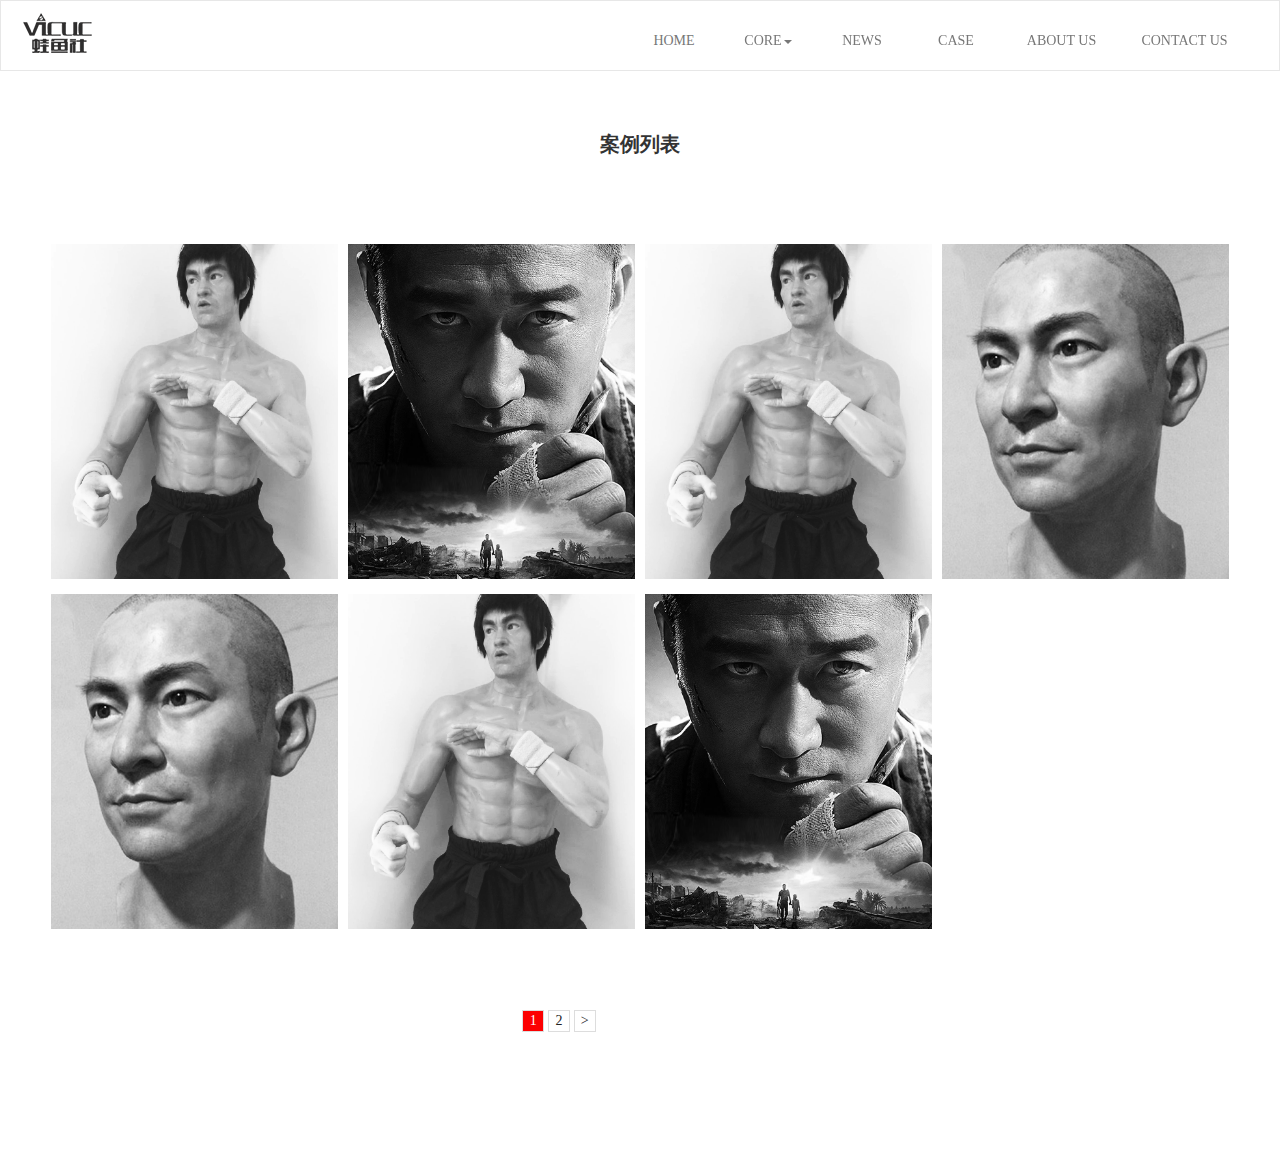
<file: public/caselist.html>
<!DOCTYPE html>
<html lang="en">

<head>
    <meta charset="UTF-8">
    <!-- <meta name="viewport" content="width=device-width, initial-scale=3.0"> -->
    <meta name="viewport" content="width=device-width, initial-scale=1.0, maximum-scale=1.0, user-scalable=no">
    <meta http-equiv="X-UA-Compatible" content="ie=edge">

    <!-- <link rel="stylesheet" href="css/base.css"> -->
    <link rel="stylesheet" href="css/bootstrap.css">
    <link rel="stylesheet" href="css/caselist.css">
    <link rel="stylesheet" href="css/jemery.css">
    <title>案例列表</title>
</head>

<body>
    <div class="all">
        <nav class="navbar navbar-default s-nav" style="background-color:#fff;border-radius:0;z-index:10;">
            <div class="container-fluid" style="height:69px;">
                <!-- Brand and toggle get grouped for better mobile display -->
                <div class="navbar-header">
                    <button type="button" class="navbar-toggle nav-ss" style="border-color:#fff;margin-top: 18px;">
                                                <span class="sr-only">Toggle navigation</span>
                                                <span class="icon-bar" style="background-color:red;"></span>
                                                <span class="icon-bar" style="background-color:red;"></span>
                                                <span class="icon-bar" style="background-color:red;"></span>
                                            </button>
                    <a class="navbar-brand" href="../index.html" style="padding:0 15px;">
                        <img src="./img/logo.gif" alt="" class="logo">
                    </a>
                </div>

                <!-- Collect the nav links, forms, and other content for toggling -->
                <div class=" navbar-collapse navbar-right nav-su">
                    <ul class="nav navbar-nav" id="s-nav" style="background-color:#fff;">
                        <li><a href="../index.html" style="position:relative;"><span class="icon_q"></span><i>HOME</i><span class="cntoen"><span class="icon_q"></span>首&nbsp;&nbsp;&nbsp;&nbsp;页</span></a></li>
                        <li id="li_core" class="dropdown" style="position:relative;height:50px;">
                            <a href="javascript:;"><span class="icon_q"></span><i>CORE</i><span class="cntoen"><span class="icon_q"></span>核心业务</span><span class="caret"></span><span class=" icon-show">+</span></a>
                            <ul id="menu-show" class="dropdown-menu" aria-labelledby="dropdownMen2" style="text-align:center;top:108%;">
                                <li style="clear:both;"><a href="core.html" style="padding:5px;">核心业务</a></li>
                                <li style="clear:both;"><a href="salechannel.html" style="padding:5px;">销售渠道</a></li>
                                <li style="clear:both;"><a href="partners.html" style="padding:5px;">合作伙伴</a></li>
                            </ul>
                        </li>
                        <li><a href="news.html"><span class="icon_q"></span><i>NEWS</i><span class="cntoen"><span class="icon_q"></span>新&nbsp;&nbsp;&nbsp;闻</span></a></li>
                        <li><a href="caselist.html"><span class="icon_q"></span><i>CASE</i><span class="cntoen"><span class="icon_q"></span>案&nbsp;&nbsp;&nbsp;例</span></a></li>
                        <li style="width:117px;"><a href="about.html"><span class="icon_q"></span><i>ABOUT US</i><span class="cntoen"><span class="icon_q"></span>关&nbsp;于&nbsp;我&nbsp;们</span></a></li>
                        <li style="width:129px;"><a href="contact.html" style="padding: 15px 17px;"><span class="icon_q"></span><i>CONTACT US</i><span class="cntoen"><span class="icon_q"></span>联&nbsp;系&nbsp;我&nbsp;们</span></a></li>
                    </ul>
                </div>
                <div class="panel-group" id="accordion" role="tablist" aria-multiselectable="true">
                    <div class="panel panel-default">
                        <div class="panel-heading" role="tab" id="headingOne">
                            <h4 class="panel-title">
                                <a role="button" data-toggle="collapse" data-parent="#accordion" href="#collapseOne" aria-expanded="true" aria-controls="collapseOne"><span class="icon_q"></span>首<span style="visibility: hidden;">华东</span>页</a>
                            </h4>
                        </div>
                        <div id="collapseOne" class="panel-collapse collapse" role="tabpanel" aria-labelledby="headingOne" style="display:none;">
                            <div class="panel-body">
                            </div>
                        </div>
                    </div>
                    <div class="panel panel-default">
                        <div class="panel-heading" role="tab" id="headingTwo">
                            <h4 class="panel-title">
                                <a class="collapsed" role="button" data-toggle="collapse" data-parent="#accordion" href="#collapseTwo" aria-expanded="false" aria-controls="collapseTwo"><span class="icon_q"></span>核心业务</a>
                            </h4>
                        </div>
                        <div id="collapseTwo" class="panel-collapse collapse" role="tabpanel" aria-labelledby="headingTwo">
                            <div class="panel-body">
                                <p><a href="core.html">核心业务</a></p>
                                <p><a href="salechannel.html">销售渠道</a></p>
                                <p><a href="partners.html">合作伙伴</a></p>
                            </div>
                        </div>
                    </div>
                    <div class="panel panel-default">
                        <div class="panel-heading" role="tab" id="headingThree">
                            <h4 class="panel-title">
                                <a role="button" data-toggle="collapse" data-parent="#accordion" href="#collapseThree" aria-expanded="true" aria-controls="collapseThree"><span class="icon_q"></span>新<span style="visibility: hidden;">交通</span>闻</a>
                            </h4>
                        </div>
                        <div id="collapseThree" class="panel-collapse collapse" role="tabpanel" aria-labelledby="headingThree" style="display:none;">
                            <div class="panel-body">
                            </div>
                        </div>
                    </div>
                    <div class="panel panel-default">
                        <div class="panel-heading" role="tab" id="headingFour">
                            <h4 class="panel-title">
                                <a role="button" data-toggle="collapse" data-parent="#accordion" href="#collapseFour" aria-expanded="true" aria-controls="collapseFour"><span class="icon_q"></span>案<span style="visibility: hidden;">大学</span>例</a>
                            </h4>
                        </div>
                        <div id="collapseFour" class="panel-collapse collapse" role="tabpanel" aria-labelledby="headingFour" style="display:none;">
                            <div class="panel-body">
                            </div>
                        </div>
                    </div>
                    <div class="panel panel-default">
                        <div class="panel-heading" role="tab" id="headingFive">
                            <h4 class="panel-title">
                                <a role="button" data-toggle="collapse" data-parent="#accordion" href="#collapseFive" aria-expanded="true" aria-controls="collapseFive"><span class="icon_q"></span>关于我们</a>
                            </h4>
                        </div>
                        <div id="collapseFive" class="panel-collapse collapse" role="tabpanel" aria-labelledby="headingFive" style="display:none;">
                            <div class="panel-body">
                            </div>
                        </div>
                    </div>
                    <div class="panel panel-default">
                        <div class="panel-heading" role="tab" id="headingSix">
                            <h4 class="panel-title">
                                <a role="button" data-toggle="collapse" data-parent="#accordion" href="#collapseSix" aria-expanded="true" aria-controls="collapseSix"><span class="icon_q"></span>联系我们</a>
                            </h4>
                        </div>
                        <div id="collapseSix" class="panel-collapse collapse" role="tabpanel" aria-labelledby="headingSix" style="display:none;">
                            <div class="panel-body">
                            </div>
                        </div>
                    </div>
                </div>

                <!-- /.navbar-collapse -->
            </div>
            <!-- /.container-fluid -->
        </nav>
        <div class="contorl">
            <div class="container-fluid">
                <div class="content">
                    <div class="text-center title col-lg-12 col-md-12 hidden-xs">案例列表</div>
                    <div class="row">
                        <div class="col-lg-3 col-md-3 col-sm-3 col-xs-6">
                            <img class="img-responsive" alt="Responsive image" src="img/case_05.png">
                            <div class="txt text-left">
                                <p>李小龙 写实人像<br>
                                    <span>&rarr;</span>
                                </p>
                            </div>
                        </div>
                        <div class="col-lg-3 col-md-3 col-sm-3 col-xs-6">
                            <a href="./case.html"><img class="img-responsive" alt="Responsive image" src="img/case_07.png"></a>
                            <div class="txt text-left">
                                <p>战狼2 正版授权衍生品<br>
                                    <span>&rarr;</span>
                                </p>
                            </div>
                        </div>
                        <div class="col-lg-3 col-md-3 col-sm-3  col-xs-6">
                            <img class="img-responsive" alt="Responsive image" src="img/case_05.png">
                            <div class="txt text-left">
                                <p>李小龙 写实人像<br>
                                    <span>&rarr;</span>
                                </p>
                            </div>
                        </div>
                        <div class="col-lg-3 col-md-3 col-sm-3  col-xs-6">
                            <img class="img-responsive" alt="Responsive image" src="img/case_03.png">
                            <div class="txt text-left">
                                <p>刘德华 写实人像<br>
                                    <span>&rarr;</span>
                                </p>
                            </div>
                        </div>
                        <div class="col-lg-3 col-md-3 col-sm-3  col-xs-6">
                            <img class="img-responsive" alt="Responsive image" src="img/case_03.png">
                            <div class="txt text-left">
                                <p>刘德华 写实人像<br>
                                    <span>&rarr;</span>
                                </p>
                            </div>
                        </div>
                        <div class="col-lg-3 col-md-3 col-sm-3 col-xs-6">
                            <img class="img-responsive" alt="Responsive image" src="img/case_05.png">
                            <div class="txt text-left">
                                <p>李小龙 写实人像<br>
                                    <span>&rarr;</span>
                                </p>
                            </div>
                        </div>
                        <div class="col-lg-3 col-md-3 col-sm-3 col-xs-6">
                            <a href="./case.html"><img class="img-responsive" alt="Responsive image" src="img/case_07.png"></a>
                            <div class="txt text-left ">
                                <p>战狼2 正版授权衍生品<br>
                                    <span>&rarr;</span>
                                </p>
                            </div>
                        </div>
                    </div>
                    <nav>
                        <ul class="center-block ">
                            <li class="active "><a href="javascript ">1 <span class="sr-only ">(current)</span></a></li>
                            <li><a href="javascript ">2</span></a></li>
                            <li><a class="last " href="javascript ">></span></a></li>
                        </ul>
                    </nav>
                </div>
            </div>
        </div>
    </div>
    <script src="js/jquery-3.2.1.js "></script>
    <script src="./js/bootstrap.js"></script>
    <script src="js/jemery.js "></script>
    <script src="./js/open.js"></script>
    <!-- 
        代码版权归华东交通大学董励强所有！！！
        盗用必究！！！
        联系方式：18279159663
        e-mail：ecjtudongliqiang@163.com
     -->
</body>

</html>
</file>
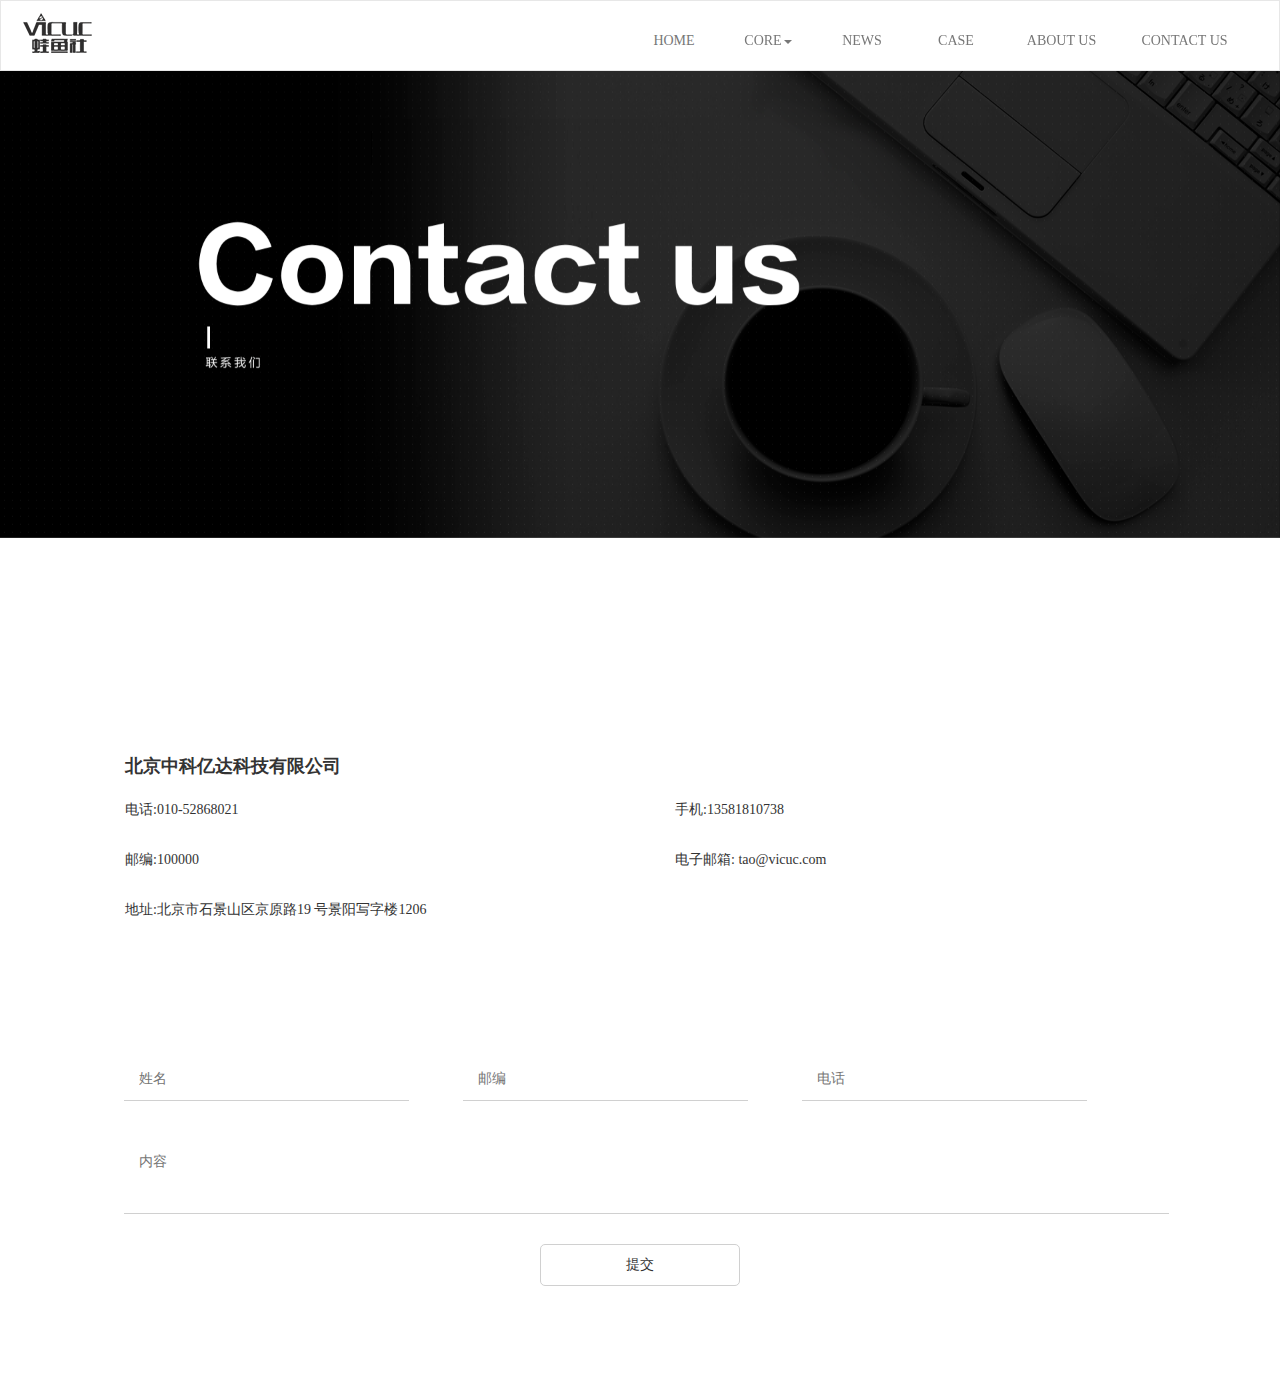
<file: public/contact.html>
﻿<!DOCTYPE html>
<html lang="en">

<head>
    <meta charset="UTF-8">
    <meta name="viewport" content="width=device-width, initial-scale=1.0,user-scalable=0;">
    <!-- uc强制竖屏 -->
    <meta name="screen-orientation" content="portrait">
    <!-- QQ强制竖屏 -->
    <meta name="x5-orientation" content="portrait">
    <meta http-equiv="X-UA-Compatible" content="ie=edge">
    <link rel="stylesheet" href="./css/bootstrap.css">
    <link rel="stylesheet" href="./css/about.css">
    <link rel="stylesheet" href="./css/jemery.css">
    <title>联系我们</title>

</head>

<body>
    <div class="all">
        <nav class="navbar navbar-default s-nav" style="background-color:#fff;border-radius:0;z-index:10;">
            <div class="container-fluid" style="height:69px;">
                <!-- Brand and toggle get grouped for better mobile display -->
                <div class="navbar-header">
                    <button type="button" class="navbar-toggle nav-ss" style="border-color:#fff;margin-top: 18px;">
                                                <span class="sr-only">Toggle navigation</span>
                                                <span class="icon-bar" style="background-color:red;"></span>
                                                <span class="icon-bar" style="background-color:red;"></span>
                                                <span class="icon-bar" style="background-color:red;"></span>
                                            </button>
                    <a class="navbar-brand" href="../index.html" style="padding:0 15px;">
                        <img src="./img/logo.gif" alt="" class="logo">
                    </a>
                </div>

                <!-- Collect the nav links, forms, and other content for toggling -->
                <div class=" navbar-collapse navbar-right nav-su">
                    <ul class="nav navbar-nav" id="s-nav" style="background-color:#fff;">
                        <li><a href="../index.html" style="position:relative;"><span class="icon_q"></span><i>HOME</i><span class="cntoen"><span class="icon_q"></span>首&nbsp;&nbsp;&nbsp;&nbsp;页</span></a></li>
                        <li id="li_core" class="dropdown" style="position:relative;height:50px;">
                            <a href="javascript:;"><span class="icon_q"></span><i>CORE</i><span class="cntoen"><span class="icon_q"></span>核心业务</span><span class="caret"></span><span class=" icon-show">+</span></a>
                            <ul id="menu-show" class="dropdown-menu" aria-labelledby="dropdownMen2" style="text-align:center;top:108%;">
                                <li style="clear:both;"><a href="core.html" style="padding:5px;">核心业务</a></li>
                                <li style="clear:both;"><a href="salechannel.html" style="padding:5px;">销售渠道</a></li>
                                <li style="clear:both;"><a href="partners.html" style="padding:5px;">合作伙伴</a></li>
                            </ul>
                        </li>
                        <li><a href="news.html"><span class="icon_q"></span><i>NEWS</i><span class="cntoen"><span class="icon_q"></span>新&nbsp;&nbsp;&nbsp;闻</span></a></li>
                        <li><a href="caselist.html"><span class="icon_q"></span><i>CASE</i><span class="cntoen"><span class="icon_q"></span>案&nbsp;&nbsp;&nbsp;例</span></a></li>
                        <li style="width:117px;"><a href="about.html"><span class="icon_q"></span><i>ABOUT US</i><span class="cntoen"><span class="icon_q"></span>关&nbsp;于&nbsp;我&nbsp;们</span></a></li>
                        <li style="width:129px;"><a href="contact.html" style="padding: 15px 17px;"><span class="icon_q"></span><i>CONTACT US</i><span class="cntoen"><span class="icon_q"></span>联&nbsp;系&nbsp;我&nbsp;们</span></a></li>
                    </ul>
                </div>
                <div class="panel-group" id="accordion" role="tablist" aria-multiselectable="true">
                    <div class="panel panel-default">
                        <div class="panel-heading" role="tab" id="headingOne">
                            <h4 class="panel-title">
                                <a role="button" data-toggle="collapse" data-parent="#accordion" href="#collapseOne" aria-expanded="true" aria-controls="collapseOne"><span class="icon_q"></span>首<span style="visibility: hidden;">华东</span>页</a>
                            </h4>
                        </div>
                        <div id="collapseOne" class="panel-collapse collapse" role="tabpanel" aria-labelledby="headingOne" style="display:none;">
                            <div class="panel-body">
                            </div>
                        </div>
                    </div>
                    <div class="panel panel-default">
                        <div class="panel-heading" role="tab" id="headingTwo">
                            <h4 class="panel-title">
                                <a class="collapsed" role="button" data-toggle="collapse" data-parent="#accordion" href="#collapseTwo" aria-expanded="false" aria-controls="collapseTwo"><span class="icon_q"></span>核心业务</a>
                            </h4>
                        </div>
                        <div id="collapseTwo" class="panel-collapse collapse" role="tabpanel" aria-labelledby="headingTwo">
                            <div class="panel-body">
                                <p><a href="core.html">核心业务</a></p>
                                <p><a href="salechannel.html">销售渠道</a></p>
                                <p><a href="partners.html">合作伙伴</a></p>
                            </div>
                        </div>
                    </div>
                    <div class="panel panel-default">
                        <div class="panel-heading" role="tab" id="headingThree">
                            <h4 class="panel-title">
                                <a role="button" data-toggle="collapse" data-parent="#accordion" href="#collapseThree" aria-expanded="true" aria-controls="collapseThree"><span class="icon_q"></span>新<span style="visibility: hidden;">交通</span>闻</a>
                            </h4>
                        </div>
                        <div id="collapseThree" class="panel-collapse collapse" role="tabpanel" aria-labelledby="headingThree" style="display:none;">
                            <div class="panel-body">
                            </div>
                        </div>
                    </div>
                    <div class="panel panel-default">
                        <div class="panel-heading" role="tab" id="headingFour">
                            <h4 class="panel-title">
                                <a role="button" data-toggle="collapse" data-parent="#accordion" href="#collapseFour" aria-expanded="true" aria-controls="collapseFour"><span class="icon_q"></span>案<span style="visibility: hidden;">大学</span>例</a>
                            </h4>
                        </div>
                        <div id="collapseFour" class="panel-collapse collapse" role="tabpanel" aria-labelledby="headingFour" style="display:none;">
                            <div class="panel-body">
                            </div>
                        </div>
                    </div>
                    <div class="panel panel-default">
                        <div class="panel-heading" role="tab" id="headingFive">
                            <h4 class="panel-title">
                                <a role="button" data-toggle="collapse" data-parent="#accordion" href="#collapseFive" aria-expanded="true" aria-controls="collapseFive"><span class="icon_q"></span>关于我们</a>
                            </h4>
                        </div>
                        <div id="collapseFive" class="panel-collapse collapse" role="tabpanel" aria-labelledby="headingFive" style="display:none;">
                            <div class="panel-body">
                            </div>
                        </div>
                    </div>
                    <div class="panel panel-default">
                        <div class="panel-heading" role="tab" id="headingSix">
                            <h4 class="panel-title">
                                <a role="button" data-toggle="collapse" data-parent="#accordion" href="#collapseSix" aria-expanded="true" aria-controls="collapseSix"><span class="icon_q"></span>联系我们</a>
                            </h4>
                        </div>
                        <div id="collapseSix" class="panel-collapse collapse" role="tabpanel" aria-labelledby="headingSix" style="display:none;">
                            <div class="panel-body">
                            </div>
                        </div>
                    </div>
                </div>

                <!-- /.navbar-collapse -->
            </div>
            <!-- /.container-fluid -->
        </nav>
        <div class="contorl">
            <div class="container-fluid" style="padding:0;">
                <img src="./img/contact-banner.png" alt="" style="width:100%;position:fixed;top:71px;" class="banner_zzj banner-pc">
                <img src="./img/contact-banner-phone.png" alt="" style="width:100%;position:fixed;top:71px;" class="banner_zzj banner-mo">
            </div>
            <div class="container-fluid tomargin" style="background-color:#fff;z-index:9;position:relative;padding-bottom:10%;">
                <div class="container">
                    <div class="text">
                        <ul class="name ">
                            <li class="col-md-12" style="font-size:18px;font-weight:bold;">北京中科亿达科技有限公司</li>
                        </ul>
                        <ul class="show">
                            <li class="col-md-6 col-sm-12 col-xs-12">电话:010-52868021</li>
                            <li class="col-md-6 col-sm-12 col-xs-12">手机:13581810738</li>
                            <li class="col-md-6 col-sm-12 col-xs-12">邮编:100000</li>
                            <li class="col-md-6 col-sm-12 col-xs-12">电子邮箱: tao@vicuc.com</li>
                            <li class="col-md-6 col-sm-12 col-xs-12">地址:北京市石景山区京原路19 号景阳写字楼1206</li>
                        </ul>
                    </div>
                </div>
            </div>
            <div class="container-fluid hidden-xs" style="background-color:#fff;z-index:9;position:relative;">
                <div class="container inputt ">
                    <input type="text" placeholder="姓名" class="col-md-3 col-sm-12 col-xs-12">
                    <input type="text" placeholder="邮编" class="col-md-3 col-sm-12 col-xs-12">
                    <input type="text" placeholder="电话" class="col-md-3 col-sm-12 col-xs-12">
                    <input type="text" placeholder="内容" class="col-md-11 last col-sm-12 col-xs-12">

                </div>
                <div class="container">
                    <div class="submit center-block">提交</div>
                </div>
            </div>

        </div>
    </div>
    <script src="./js/jquery-3.2.1.js"></script>
    <script src="./js/bootstrap.js"></script>
    <script src="./js/jemery.js"></script>
    <script src="./js/open.js"></script>
    <script>
        $(function() {
            if ($(window).width() <= 768) {
                $('.logo').attr('src', './img/logo_2.gif');
                $('#menu-show').css('display', 'none');
            } else {
                $('.logo').attr('src', './img/logo.gif');
            }
            /*调整窗口自动调整宽度*/
            $(window).resize(function() {
                if ($(window).width() <= 768) {
                    $('.logo').attr('src', './img/logo_2.gif');
                } else {
                    $('.logo').attr('src', './img/logo.gif');
                }
            });

            var count = 0;
            $('.nav-ss').on('click', function() {
                //banner_zzj  bannner 的类
                //.s-nav   导航栏的类

                count++;
                if (count % 2 == 1) {
                    $('.nav-su').css('left', '-1%');
                    $('.contorl').css('left', '70%');
                    $('.nav-su').css('transition', 'all 1s');
                    $('.contorl').css('transition', 'all 1s');
                } else {
                    $('.nav-su').css('left', '-70%');
                    $('.contorl').css('left', '0%');
                    $('.nav-su').css('transition', 'all 1s');
                    $('.contorl').css('transition', 'all 1s');
                }

            });
            var count1 = 0;
            $('#li_core').on('click', function() {
                count1++;
                if (count1 % 2 == 1) {
                    $('#s2-nav').css('display', 'block');
                } else {
                    $('#s2-nav').css('display', 'none');
                }

            })
        });
    </script>
    <!-- 
        代码版权归华东交通大学董励强所有！！！
        盗用必究！！！
        联系方式：18279159663
        e-mail：ecjtudongliqiang@163.com
     -->
</body>

</html>
</file>
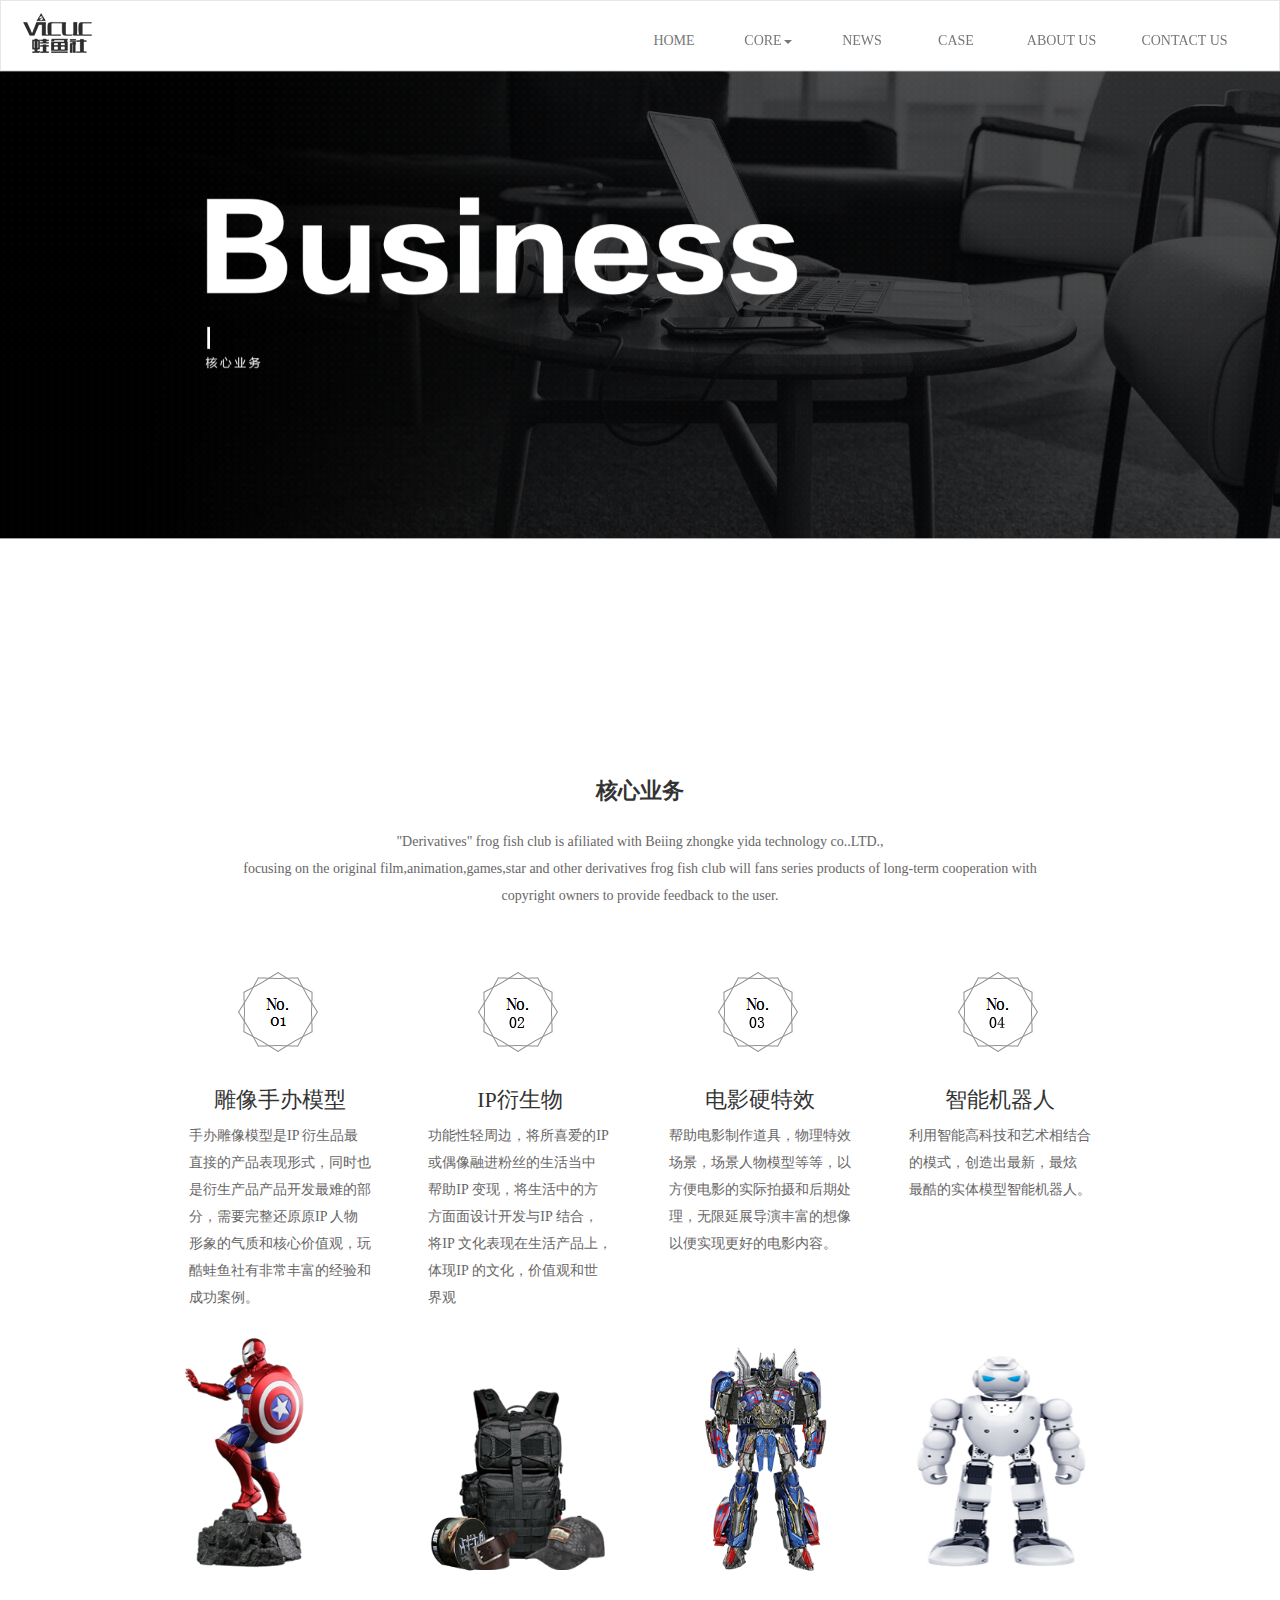
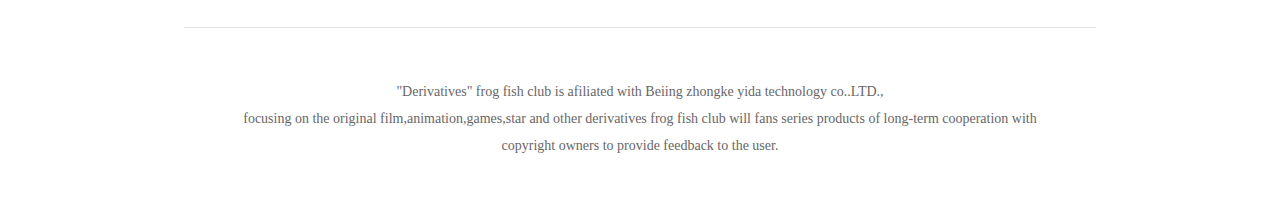
<file: public/core.html>
﻿<!DOCTYPE html>
<html lang="en">

<head>
    <meta charset="UTF-8">
    <meta name="viewport" content="width=device-width, initial-scale=1.0">
    <meta http-equiv="X-UA-Compatible" content="ie=edge">
    <title>核心业务</title>
    <link rel="stylesheet" href="./css/bootstrap.min.css">

    <link rel="stylesheet" href="./css/jemery.css">
    <link rel="stylesheet" href="./css/core.css">

</head>


<body>
    <div class="all">
        <nav class="navbar navbar-default s-nav" style="background-color:#fff;border-radius:0;z-index:10;">
            <div class="container-fluid" style="height:69px;">
                <!-- Brand and toggle get grouped for better mobile display -->
                <div class="navbar-header">
                    <button type="button" class="navbar-toggle nav-ss" style="border-color:#fff;margin-top: 18px;">
                                                <span class="sr-only">Toggle navigation</span>
                                                <span class="icon-bar" style="background-color:red;"></span>
                                                <span class="icon-bar" style="background-color:red;"></span>
                                                <span class="icon-bar" style="background-color:red;"></span>
                                            </button>
                    <a class="navbar-brand" href="../index.html" style="padding:0 15px;">
                        <img src="./img/logo.gif" alt="" class="logo">
                    </a>
                </div>

                <!-- Collect the nav links, forms, and other content for toggling -->
                <div class=" navbar-collapse navbar-right nav-su">
                    <ul class="nav navbar-nav" id="s-nav" style="background-color:#fff;">
                        <li><a href="../index.html" style="position:relative;"><span class="icon_q"></span><i>HOME</i><span class="cntoen"><span class="icon_q"></span>首&nbsp;&nbsp;&nbsp;&nbsp;页</span></a></li>
                        <li id="li_core" class="dropdown" style="position:relative;height:50px;">
                            <a href="javascript:;"><span class="icon_q"></span><i>CORE</i><span class="cntoen"><span class="icon_q"></span>核心业务</span><span class="caret"></span><span class=" icon-show">+</span></a>
                            <ul id="menu-show" class="dropdown-menu" aria-labelledby="dropdownMen2" style="text-align:center;top:108%;">
                                <li style="clear:both;"><a href="core.html" style="padding:5px;">核心业务</a></li>
                                <li style="clear:both;"><a href="salechannel.html" style="padding:5px;">销售渠道</a></li>
                                <li style="clear:both;"><a href="partners.html" style="padding:5px;">合作伙伴</a></li>
                            </ul>
                        </li>
                        <li><a href="news.html"><span class="icon_q"></span><i>NEWS</i><span class="cntoen"><span class="icon_q"></span>新&nbsp;&nbsp;&nbsp;闻</span></a></li>
                        <li><a href="caselist.html"><span class="icon_q"></span><i>CASE</i><span class="cntoen"><span class="icon_q"></span>案&nbsp;&nbsp;&nbsp;例</span></a></li>
                        <li style="width:117px;"><a href="about.html"><span class="icon_q"></span><i>ABOUT US</i><span class="cntoen"><span class="icon_q"></span>关&nbsp;于&nbsp;我&nbsp;们</span></a></li>
                        <li style="width:129px;"><a href="contact.html" style="padding: 15px 17px;"><span class="icon_q"></span><i>CONTACT US</i><span class="cntoen"><span class="icon_q"></span>联&nbsp;系&nbsp;我&nbsp;们</span></a></li>
                    </ul>
                </div>
                <div class="panel-group" id="accordion" role="tablist" aria-multiselectable="true">
                    <div class="panel panel-default">
                        <div class="panel-heading" role="tab" id="headingOne">
                            <h4 class="panel-title">
                                <a role="button" data-toggle="collapse" data-parent="#accordion" href="#collapseOne" aria-expanded="true" aria-controls="collapseOne"><span class="icon_q"></span>首<span style="visibility: hidden;">华东</span>页</a>
                            </h4>
                        </div>
                        <div id="collapseOne" class="panel-collapse collapse" role="tabpanel" aria-labelledby="headingOne" style="display:none;">
                            <div class="panel-body">
                            </div>
                        </div>
                    </div>
                    <div class="panel panel-default">
                        <div class="panel-heading" role="tab" id="headingTwo">
                            <h4 class="panel-title">
                                <a class="collapsed" role="button" data-toggle="collapse" data-parent="#accordion" href="#collapseTwo" aria-expanded="false" aria-controls="collapseTwo"><span class="icon_q"></span>核心业务</a>
                            </h4>
                        </div>
                        <div id="collapseTwo" class="panel-collapse collapse" role="tabpanel" aria-labelledby="headingTwo">
                            <div class="panel-body">
                                <p><a href="core.html">核心业务</a></p>
                                <p><a href="salechannel.html">销售渠道</a></p>
                                <p><a href="partners.html">合作伙伴</a></p>
                            </div>
                        </div>
                    </div>
                    <div class="panel panel-default">
                        <div class="panel-heading" role="tab" id="headingThree">
                            <h4 class="panel-title">
                                <a role="button" data-toggle="collapse" data-parent="#accordion" href="#collapseThree" aria-expanded="true" aria-controls="collapseThree"><span class="icon_q"></span>新<span style="visibility: hidden;">交通</span>闻</a>
                            </h4>
                        </div>
                        <div id="collapseThree" class="panel-collapse collapse" role="tabpanel" aria-labelledby="headingThree" style="display:none;">
                            <div class="panel-body">
                            </div>
                        </div>
                    </div>
                    <div class="panel panel-default">
                        <div class="panel-heading" role="tab" id="headingFour">
                            <h4 class="panel-title">
                                <a role="button" data-toggle="collapse" data-parent="#accordion" href="#collapseFour" aria-expanded="true" aria-controls="collapseFour"><span class="icon_q"></span>案<span style="visibility: hidden;">大学</span>例</a>
                            </h4>
                        </div>
                        <div id="collapseFour" class="panel-collapse collapse" role="tabpanel" aria-labelledby="headingFour" style="display:none;">
                            <div class="panel-body">
                            </div>
                        </div>
                    </div>
                    <div class="panel panel-default">
                        <div class="panel-heading" role="tab" id="headingFive">
                            <h4 class="panel-title">
                                <a role="button" data-toggle="collapse" data-parent="#accordion" href="#collapseFive" aria-expanded="true" aria-controls="collapseFive"><span class="icon_q"></span>关于我们</a>
                            </h4>
                        </div>
                        <div id="collapseFive" class="panel-collapse collapse" role="tabpanel" aria-labelledby="headingFive" style="display:none;">
                            <div class="panel-body">
                            </div>
                        </div>
                    </div>
                    <div class="panel panel-default">
                        <div class="panel-heading" role="tab" id="headingSix">
                            <h4 class="panel-title">
                                <a role="button" data-toggle="collapse" data-parent="#accordion" href="#collapseSix" aria-expanded="true" aria-controls="collapseSix"><span class="icon_q"></span>联系我们</a>
                            </h4>
                        </div>
                        <div id="collapseSix" class="panel-collapse collapse" role="tabpanel" aria-labelledby="headingSix" style="display:none;">
                            <div class="panel-body">
                            </div>
                        </div>
                    </div>
                </div>

                <!-- /.navbar-collapse -->
            </div>
            <!-- /.container-fluid -->
        </nav>
        <div class="contorl">
            <div class="container-fluid" style="padding:0;">
                <img src="./img/bussiness-banner.png" alt="" style="width:100%;position:fixed;top:68px;" class=" banner-pc">
                <img src="./img/bussiness-banner-phone.png" alt="" style="width:100%;position:fixed;top:68px;" class=" banner-mo">
            </div>

            <main class="center-block tomargin">
                <div class="main center-block">
                    <article class="animation2 hidden-xs">
                        <h1 class="text-center s-h1">核心业务</h1>
                        <p class="s-info text-center">"Derivatives" frog fish club is afiliated with Beiing zhongke yida technology co..LTD.,</p>
                        <p class="s-info text-center">focusing on the original film,animation,games,star and other derivatives frog fish club will fans series products of long-term cooperation with</p>
                        <p class="s-info text-center">copyright owners to provide feedback to the user.</p>
                    </article>
                    <div class="list center-block">
                        <ul class="center-block">
                            <li class="col-md-3 col-xs-6">
                                <div class="list_number center-block list_number1 animation">
                                </div>
                                <div class="text">
                                    <h2 class="s-h2 text-center animation">雕像手办模型</h2>
                                    <p class="s-info animation">
                                        <span class="center-block">手办雕像模型是IP 衍生品最<br> 直接的产品表现形式，同时也
                                <br> 是衍生产品产品开发最难的部
                                <br> 分，需要完整还原原IP 人物<br> 形象的气质和核心价值观，玩
                                <br> 酷蛙鱼社有非常丰富的经验和
                                <br> 成功案例。
                                </span>

                                    </p>
                                </div>
                                <div class="model text-center animation center-block center-block">
                                    <img src="./img/h_model (2).png" alt="">
                                </div>
                            </li>
                            <li class="col-md-3 col-xs-6">
                                <div class="list_number center-block list_number2 animation">
                                </div>
                                <div class="text">
                                    <h2 class="s-h2 text-center animation">IP衍生物</h2>
                                    <p class="s-info animation">
                                        <span class="center-block">
                                功能性轻周边，将所喜爱的IP <br> 或偶像融进粉丝的生活当中
                                <br> 帮助IP 变现，将生活中的方<br> 方面面设计开发与IP 结合，<br> 将IP 文化表现在生活产品上，<br> 体现IP 的文化，价值观和世<br> 界观
                             </span>
                                    </p>
                                </div>
                                <div class="model text-center animation center-block">
                                    <img src="./img/h_model (3).png" alt="">
                                </div>
                            </li>
                            <li class="col-md-3 col-xs-6">
                                <div class="list_number center-block list_number3 animation">
                                </div>
                                <div class="text">
                                    <h2 class="s-h2 text-center animation">电影硬特效</h2>
                                    <p class="s-info animation">
                                        <span class="center-block">
                                       帮助电影制作道具，物理特效<br> 场景，场景人物模型等等，以
                                <br> 方便电影的实际拍摄和后期处
                                <br> 理，无限延展导演丰富的想像
                                <br> 以便实现更好的电影内容。

                                </span>


                                    </p>
                                </div>
                                <div class="model text-center animation center-block">
                                    <img src="./img/h_model (4).png" alt="">
                                </div>
                            </li>
                            <li class="col-md-3 col-xs-6">
                                <div class="list_number center-block list_number4 animation">
                                </div>
                                <div class="text">
                                    <h2 class="s-h2 text-center animation">智能机器人</h2>
                                    <p class="s-info animation">
                                        <span class="center-block">
                                     利用智能高科技和艺术相结合<br> 的模式，创造出最新，最炫
                                <br> 最酷的实体模型智能机器人。

                                </span>

                                    </p>
                                </div>
                                <div class="model text-center animation center-block">
                                    <img src="./img/h_model (1).png" alt="">
                                </div>
                            </li>
                        </ul>
                        <div class="border center-block"></div>
                    </div>
                    <article class="footer animation  hidden-xs">
                        <p class="s-info text-center">"Derivatives" frog fish club is afiliated with Beiing zhongke yida technology co..LTD.,</p>
                        <p class="s-info text-center">focusing on the original film,animation,games,star and other derivatives frog fish club will fans series products of long-term cooperation with</p>
                        <p class="s-info text-center">copyright owners to provide feedback to the user.</p>
                    </article>
                </div>

            </main>
        </div>
    </div>
    <script src="./js/jquery.min.js"></script>
    <script src="./js/bootstrap.min.js"></script>
    <script src="./js/jemery.js"></script>
    <script src="./js/open.js"></script>
    <script>
        $(function() {

            var img_w = $('.model img').width();
            $('.model img').height(1.26 * img_w);
            console.log($('.model img').height())

            console.log(img_w);
            $(window).scroll(function() {
                $('.animation').each(function() {
                    if (($(this).offset().top - $(window).scrollTop()) < window.innerHeight) {
                        $(this).addClass('animation2');
                    }
                });
                $('.model img').height(1.26 * img_w);
            });

        });
    </script>
    <!-- 
        代码版权归华东交通大学董励强所有！！！
        盗用必究！！！
        联系方式：18279159663
        e-mail：ecjtudongliqiang@163.com
     -->
</body>

</html>
</file>
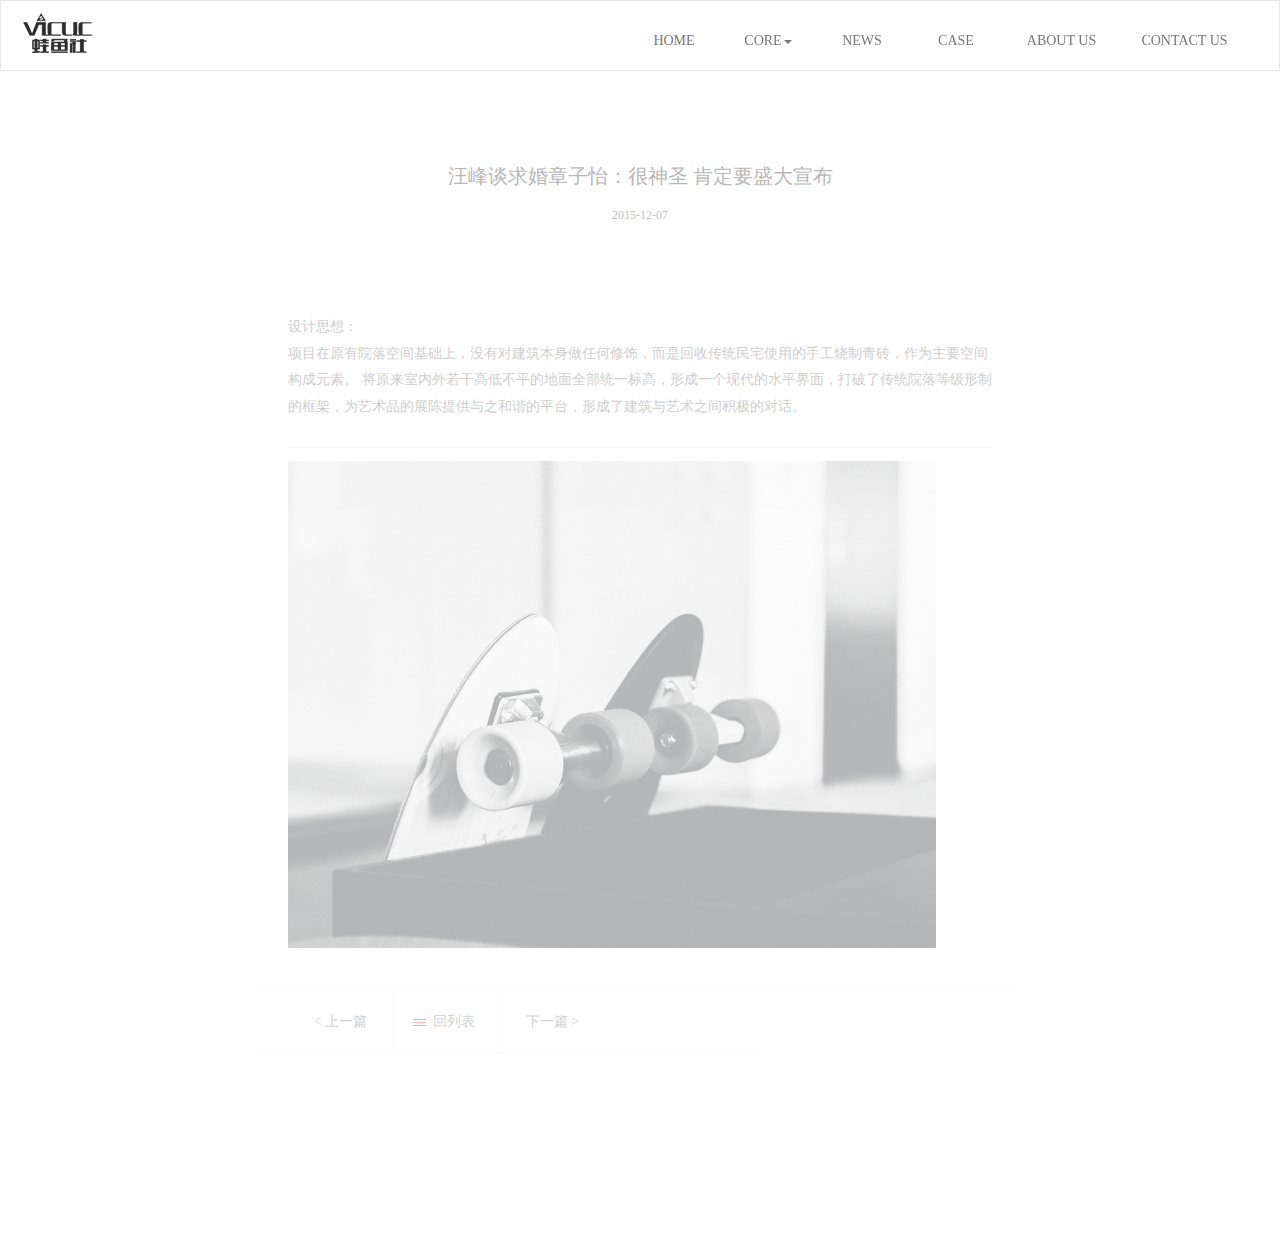
<file: public/News-content.html>
﻿<!DOCTYPE html>
<html lang="en">

<head>
    <meta charset="UTF-8">
    <meta name="viewport" content="width=device-width, initial-scale=1.0, maximum-scale=1.0, user-scalable=no">
    <meta http-equiv="X-UA-Compatible" content="ie=edge">
    <title>News content</title>
    <link rel="stylesheet" href="./css/base.css">
    <link rel="stylesheet" href="./css/bootstrap.min.css">
    <link rel="stylesheet" href="./css/News content.css">
    <link rel="stylesheet" href="./css/jemery.css">

</head>

<body>
    <div class="all">
        <nav class="navbar navbar-default s-nav" style="background-color:#fff;border-radius:0;z-index:10;">
            <div class="container-fluid" style="height:69px;">
                <!-- Brand and toggle get grouped for better mobile display -->
                <div class="navbar-header">
                    <button type="button" class="navbar-toggle nav-ss" style="border-color:#fff;margin-top: 18px;">
                                                <span class="sr-only">Toggle navigation</span>
                                                <span class="icon-bar" style="background-color:red;"></span>
                                                <span class="icon-bar" style="background-color:red;"></span>
                                                <span class="icon-bar" style="background-color:red;"></span>
                                            </button>
                    <a class="navbar-brand" href="../index.html" style="padding:0 15px;">
                        <img src="./img/logo.gif" alt="" class="logo">
                    </a>
                </div>

                <!-- Collect the nav links, forms, and other content for toggling -->
                <div class=" navbar-collapse navbar-right nav-su">
                    <ul class="nav navbar-nav" id="s-nav" style="background-color:#fff;">
                        <li><a href="../index.html" style="position:relative;"><span class="icon_q"></span><i>HOME</i><span class="cntoen"><span class="icon_q"></span>首&nbsp;&nbsp;&nbsp;&nbsp;页</span></a></li>
                        <li id="li_core" class="dropdown" style="position:relative;height:50px;">
                            <a href="javascript:;"><span class="icon_q"></span><i>CORE</i><span class="cntoen"><span class="icon_q"></span>核心业务</span><span class="caret"></span><span class=" icon-show">+</span></a>
                            <ul id="menu-show" class="dropdown-menu" aria-labelledby="dropdownMen2" style="text-align:center;top:108%;">
                                <li style="clear:both;"><a href="core.html" style="padding:5px;">核心业务</a></li>
                                <li style="clear:both;"><a href="salechannel.html" style="padding:5px;">销售渠道</a></li>
                                <li style="clear:both;"><a href="partners.html" style="padding:5px;">合作伙伴</a></li>
                            </ul>
                        </li>
                        <li><a href="news.html"><span class="icon_q"></span><i>NEWS</i><span class="cntoen"><span class="icon_q"></span>新&nbsp;&nbsp;&nbsp;闻</span></a></li>
                        <li><a href="caselist.html"><span class="icon_q"></span><i>CASE</i><span class="cntoen"><span class="icon_q"></span>案&nbsp;&nbsp;&nbsp;例</span></a></li>
                        <li style="width:117px;"><a href="about.html"><span class="icon_q"></span><i>ABOUT US</i><span class="cntoen"><span class="icon_q"></span>关&nbsp;于&nbsp;我&nbsp;们</span></a></li>
                        <li style="width:129px;"><a href="contact.html" style="padding: 15px 17px;"><span class="icon_q"></span><i>CONTACT US</i><span class="cntoen"><span class="icon_q"></span>联&nbsp;系&nbsp;我&nbsp;们</span></a></li>
                    </ul>
                </div>
                <div class="panel-group" id="accordion" role="tablist" aria-multiselectable="true">
                    <div class="panel panel-default">
                        <div class="panel-heading" role="tab" id="headingOne">
                            <h4 class="panel-title">
                                <a role="button" data-toggle="collapse" data-parent="#accordion" href="#collapseOne" aria-expanded="true" aria-controls="collapseOne"><span class="icon_q"></span>首<span style="visibility: hidden;">华东</span>页</a>
                            </h4>
                        </div>
                        <div id="collapseOne" class="panel-collapse collapse" role="tabpanel" aria-labelledby="headingOne" style="display:none;">
                            <div class="panel-body">
                            </div>
                        </div>
                    </div>
                    <div class="panel panel-default">
                        <div class="panel-heading" role="tab" id="headingTwo">
                            <h4 class="panel-title">
                                <a class="collapsed" role="button" data-toggle="collapse" data-parent="#accordion" href="#collapseTwo" aria-expanded="false" aria-controls="collapseTwo"><span class="icon_q"></span>核心业务</a>
                            </h4>
                        </div>
                        <div id="collapseTwo" class="panel-collapse collapse" role="tabpanel" aria-labelledby="headingTwo">
                            <div class="panel-body">
                                <p><a href="core.html">核心业务</a></p>
                                <p><a href="salechannel.html">销售渠道</a></p>
                                <p><a href="partners.html">合作伙伴</a></p>
                            </div>
                        </div>
                    </div>
                    <div class="panel panel-default">
                        <div class="panel-heading" role="tab" id="headingThree">
                            <h4 class="panel-title">
                                <a role="button" data-toggle="collapse" data-parent="#accordion" href="#collapseThree" aria-expanded="true" aria-controls="collapseThree"><span class="icon_q"></span>新<span style="visibility: hidden;">交通</span>闻</a>
                            </h4>
                        </div>
                        <div id="collapseThree" class="panel-collapse collapse" role="tabpanel" aria-labelledby="headingThree" style="display:none;">
                            <div class="panel-body">
                            </div>
                        </div>
                    </div>
                    <div class="panel panel-default">
                        <div class="panel-heading" role="tab" id="headingFour">
                            <h4 class="panel-title">
                                <a role="button" data-toggle="collapse" data-parent="#accordion" href="#collapseFour" aria-expanded="true" aria-controls="collapseFour"><span class="icon_q"></span>案<span style="visibility: hidden;">大学</span>例</a>
                            </h4>
                        </div>
                        <div id="collapseFour" class="panel-collapse collapse" role="tabpanel" aria-labelledby="headingFour" style="display:none;">
                            <div class="panel-body">
                            </div>
                        </div>
                    </div>
                    <div class="panel panel-default">
                        <div class="panel-heading" role="tab" id="headingFive">
                            <h4 class="panel-title">
                                <a role="button" data-toggle="collapse" data-parent="#accordion" href="#collapseFive" aria-expanded="true" aria-controls="collapseFive"><span class="icon_q"></span>关于我们</a>
                            </h4>
                        </div>
                        <div id="collapseFive" class="panel-collapse collapse" role="tabpanel" aria-labelledby="headingFive" style="display:none;">
                            <div class="panel-body">
                            </div>
                        </div>
                    </div>
                    <div class="panel panel-default">
                        <div class="panel-heading" role="tab" id="headingSix">
                            <h4 class="panel-title">
                                <a role="button" data-toggle="collapse" data-parent="#accordion" href="#collapseSix" aria-expanded="true" aria-controls="collapseSix"><span class="icon_q"></span>联系我们</a>
                            </h4>
                        </div>
                        <div id="collapseSix" class="panel-collapse collapse" role="tabpanel" aria-labelledby="headingSix" style="display:none;">
                            <div class="panel-body">
                            </div>
                        </div>
                    </div>
                </div>

                <!-- /.navbar-collapse -->
            </div>
            <!-- /.container-fluid -->
        </nav>
        <div class="contorl">
            <div class="news-content">
                <div class="News-content-news phone animation">
                    <h1>汪峰谈求婚章子怡：很神圣 肯定要盛大宣布</h1>
                    <span>2015-12-07</span>
                    <p>设计思想：
                        <br>项目在原有院落空间基础上，没有对建筑本身做任何修饰，而是回收传统民宅使用的手工烧制青砖，作为主要空间构成元素。 将原来室内外若干高低不平的地面全部统一标高，形成一个现代的水平界面，打破了传统院落等级形制的框架，为艺术品的展陈提供与之和谐的平台，形成了建筑与艺术之间积极的对话。
                    </p>
                </div>
                <div class="line  phone"></div>
                <div class="News-content-news-2  ">
                    <img src="./img/News-content-img.png" class="animation" alt="">

                    <p class="animation">朱小地认为过度设计将导致形式的泛滥，要成就直抵人心的作品，首先必须要感动自己，而非建筑师的技巧操纵。他将观念艺术思维与现场空间建构有机结合，极大 地拓展建筑创作的可能性。并通过体量、光影、材料及色彩的综合运用和准确诠释，创造基于历史记忆的现代场所，引发真实空间与心灵空间的对话，使观者获得全 新的认知体验。朱小地认为过度设计将导致形式的泛滥，要成就直抵人心的作品，首先必须要感动自己，而非建筑师的技巧操纵。他将观念艺术思维与现场空间建构有机结合，极大 地拓展建筑创作的可能性。并通过体量、光影、材料及色彩的综合运用和准确诠释，创造基于历史记忆的现代场所，引发真实空间与心灵空间的对话，使观者获得全新的认知体验。
                    </p>
                </div>
                <div class="News-choose">
                    <div>
                        <a href="">&lt; 上一篇</a>
                        <a href="">
                            <img src="./img/new-content-three.png" alt="">
                            <img src="./img/new-content-three-2.png" alt=""> 回列表
                        </a>
                        <a href="">下一篇 ></a>
                    </div>
                </div>
            </div>
        </div>
    </div>
    <script src="./js/jquery-3.2.1.js"></script>
    <script src="./js/bootstrap.js"></script>
    <script src="./js/jemery.js"></script>
    <script src="./js/open.js"></script>
    <script>
        (function() {
            $('.link a').hover(function() {
                $(this).children('span').show();
            }, function() {
                $('.link a span').hide();
            });

            $('.News-content-news').fadeIn(2000);
            $('.news-content').fadeIn(2000);

            var img_w = $('.News-content-news').outerHeight() + $('.s-nav').outerHeight() + $('.News-content-news').outerHeight() - $(window).height();
            var img_h = $('.News-content-news-2 img').height();
            $('.img_white').css({
                "height": img_h + 2,
            });

            if (($('.animation').offset().top - $(window).scrollTop()) < window.innerHeight) {
                $('.animation').fadeIn(2000);
                $('.News-content-news-2 p').hide();
            }
            $(window).scroll(function(event) {
                $('.animation').each(function() {
                    if (($(this).offset().top - $(window).scrollTop()) < window.innerHeight) {
                        $(this).fadeIn(2000);
                    }
                });


            });

        })()
    </script>
    <!-- 
        代码版权归华东交通大学董励强所有！！！
        盗用必究！！！
        联系方式：18279159663
        e-mail：ecjtudongliqiang@163.com
     -->
</body>

</html>
</file>
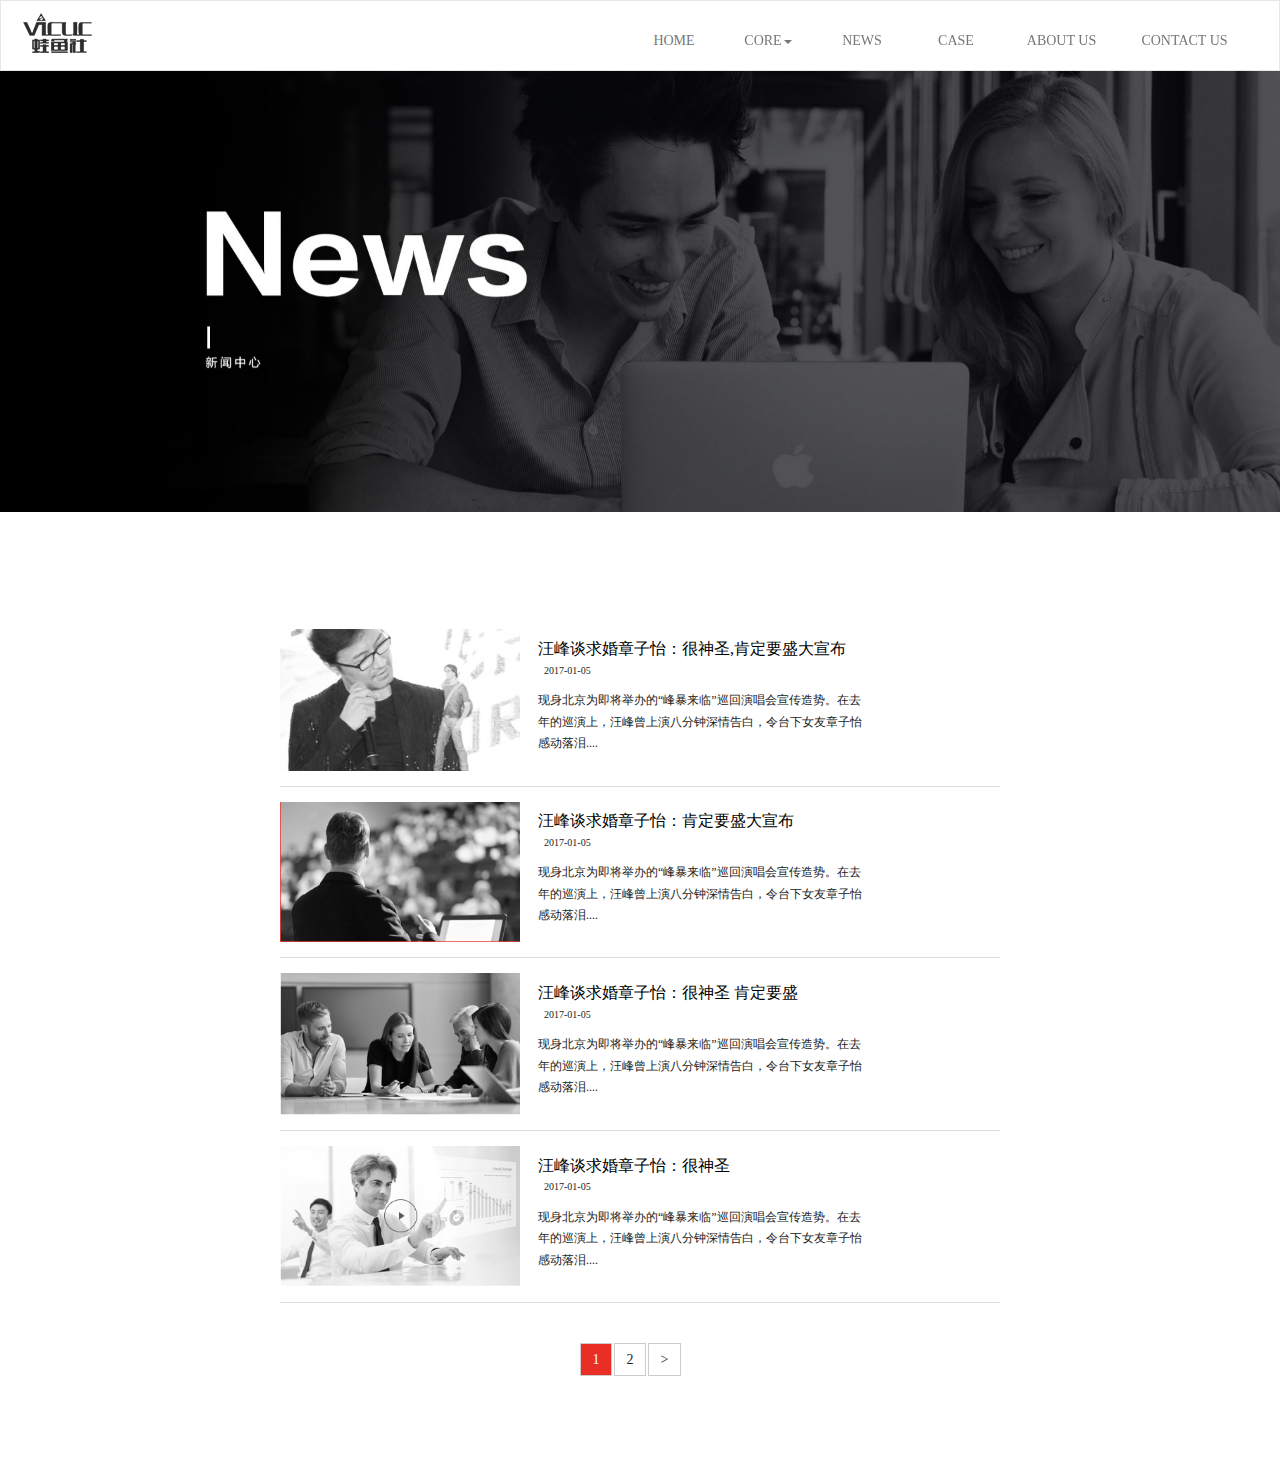
<file: public/news.html>
﻿<!DOCTYPE html>
<html lang="en">

<head>
    <meta charset="UTF-8">
    <meta name="viewport" content="width=device-width, initial-scale=1.0">
    <meta http-equiv="X-UA-Compatible" content="ie=edge">
    <link rel="stylesheet" href="./css/bootstrap.min.css">
    <link rel="stylesheet" href="./css/news.css">
    <link rel="stylesheet" href="./css/jemery.css">
    <title>新闻列表</title>

</head>

<body>
    <div class="all">
        <nav class="navbar navbar-default s-nav" style="background-color:#fff;border-radius:0;z-index:10;">
            <div class="container-fluid" style="height:69px;">
                <!-- Brand and toggle get grouped for better mobile display -->
                <div class="navbar-header">
                    <button type="button" class="navbar-toggle nav-ss" style="border-color:#fff;margin-top: 18px;">
                                                <span class="sr-only">Toggle navigation</span>
                                                <span class="icon-bar" style="background-color:red;"></span>
                                                <span class="icon-bar" style="background-color:red;"></span>
                                                <span class="icon-bar" style="background-color:red;"></span>
                                            </button>
                    <a class="navbar-brand" href="../index.html" style="padding:0 15px;">
                        <img src="./img/logo.gif" alt="" class="logo">
                    </a>
                </div>

                <!-- Collect the nav links, forms, and other content for toggling -->
                <div class=" navbar-collapse navbar-right nav-su">
                    <ul class="nav navbar-nav" id="s-nav" style="background-color:#fff;">
                        <li><a href="../index.html" style="position:relative;"><span class="icon_q"></span><i>HOME</i><span class="cntoen"><span class="icon_q"></span>首&nbsp;&nbsp;&nbsp;&nbsp;页</span></a></li>
                        <li id="li_core" class="dropdown" style="position:relative;height:50px;">
                            <a href="javascript:;"><span class="icon_q"></span><i>CORE</i><span class="cntoen"><span class="icon_q"></span>核心业务</span><span class="caret"></span><span class=" icon-show">+</span></a>
                            <ul id="menu-show" class="dropdown-menu" aria-labelledby="dropdownMen2" style="text-align:center;top:108%;">
                                <li style="clear:both;"><a href="core.html" style="padding:5px;">核心业务</a></li>
                                <li style="clear:both;"><a href="salechannel.html" style="padding:5px;">销售渠道</a></li>
                                <li style="clear:both;"><a href="partners.html" style="padding:5px;">合作伙伴</a></li>
                            </ul>
                        </li>
                        <li><a href="news.html"><span class="icon_q"></span><i>NEWS</i><span class="cntoen"><span class="icon_q"></span>新&nbsp;&nbsp;&nbsp;闻</span></a></li>
                        <li><a href="caselist.html"><span class="icon_q"></span><i>CASE</i><span class="cntoen"><span class="icon_q"></span>案&nbsp;&nbsp;&nbsp;例</span></a></li>
                        <li style="width:117px;"><a href="about.html"><span class="icon_q"></span><i>ABOUT US</i><span class="cntoen"><span class="icon_q"></span>关&nbsp;于&nbsp;我&nbsp;们</span></a></li>
                        <li style="width:129px;"><a href="contact.html" style="padding: 15px 17px;"><span class="icon_q"></span><i>CONTACT US</i><span class="cntoen"><span class="icon_q"></span>联&nbsp;系&nbsp;我&nbsp;们</span></a></li>
                    </ul>
                </div>
                <div class="panel-group" id="accordion" role="tablist" aria-multiselectable="true">
                    <div class="panel panel-default">
                        <div class="panel-heading" role="tab" id="headingOne">
                            <h4 class="panel-title">
                                <a role="button" data-toggle="collapse" data-parent="#accordion" href="#collapseOne" aria-expanded="true" aria-controls="collapseOne"><span class="icon_q"></span>首<span style="visibility: hidden;">华东</span>页</a>
                            </h4>
                        </div>
                        <div id="collapseOne" class="panel-collapse collapse" role="tabpanel" aria-labelledby="headingOne" style="display:none;">
                            <div class="panel-body">
                            </div>
                        </div>
                    </div>
                    <div class="panel panel-default">
                        <div class="panel-heading" role="tab" id="headingTwo">
                            <h4 class="panel-title">
                                <a class="collapsed" role="button" data-toggle="collapse" data-parent="#accordion" href="#collapseTwo" aria-expanded="false" aria-controls="collapseTwo"><span class="icon_q"></span>核心业务</a>
                            </h4>
                        </div>
                        <div id="collapseTwo" class="panel-collapse collapse" role="tabpanel" aria-labelledby="headingTwo">
                            <div class="panel-body">
                                <p><a href="core.html">核心业务</a></p>
                                <p><a href="salechannel.html">销售渠道</a></p>
                                <p><a href="partners.html">合作伙伴</a></p>
                            </div>
                        </div>
                    </div>
                    <div class="panel panel-default">
                        <div class="panel-heading" role="tab" id="headingThree">
                            <h4 class="panel-title">
                                <a role="button" data-toggle="collapse" data-parent="#accordion" href="#collapseThree" aria-expanded="true" aria-controls="collapseThree"><span class="icon_q"></span>新<span style="visibility: hidden;">交通</span>闻</a>
                            </h4>
                        </div>
                        <div id="collapseThree" class="panel-collapse collapse" role="tabpanel" aria-labelledby="headingThree" style="display:none;">
                            <div class="panel-body">
                            </div>
                        </div>
                    </div>
                    <div class="panel panel-default">
                        <div class="panel-heading" role="tab" id="headingFour">
                            <h4 class="panel-title">
                                <a role="button" data-toggle="collapse" data-parent="#accordion" href="#collapseFour" aria-expanded="true" aria-controls="collapseFour"><span class="icon_q"></span>案<span style="visibility: hidden;">大学</span>例</a>
                            </h4>
                        </div>
                        <div id="collapseFour" class="panel-collapse collapse" role="tabpanel" aria-labelledby="headingFour" style="display:none;">
                            <div class="panel-body">
                            </div>
                        </div>
                    </div>
                    <div class="panel panel-default">
                        <div class="panel-heading" role="tab" id="headingFive">
                            <h4 class="panel-title">
                                <a role="button" data-toggle="collapse" data-parent="#accordion" href="#collapseFive" aria-expanded="true" aria-controls="collapseFive"><span class="icon_q"></span>关于我们</a>
                            </h4>
                        </div>
                        <div id="collapseFive" class="panel-collapse collapse" role="tabpanel" aria-labelledby="headingFive" style="display:none;">
                            <div class="panel-body">
                            </div>
                        </div>
                    </div>
                    <div class="panel panel-default">
                        <div class="panel-heading" role="tab" id="headingSix">
                            <h4 class="panel-title">
                                <a role="button" data-toggle="collapse" data-parent="#accordion" href="#collapseSix" aria-expanded="true" aria-controls="collapseSix"><span class="icon_q"></span>联系我们</a>
                            </h4>
                        </div>
                        <div id="collapseSix" class="panel-collapse collapse" role="tabpanel" aria-labelledby="headingSix" style="display:none;">
                            <div class="panel-body">
                            </div>
                        </div>
                    </div>
                </div>

                <!-- /.navbar-collapse -->
            </div>
            <!-- /.container-fluid -->
        </nav>
        <div class="contorl">
            <!--内容开始-->
            <!--banner-->
            <div class="container-fluid" style="padding:0;">
                <img src="./img/news-banner.jpg" alt="" style="width:100%;position:fixed;top:71px;" class="banner-pc">
                <img src="./img/news-banner-phone.png" alt="" style="width:100%;position:fixed;top:71px;" class="banner-mo">
            </div>
            <!--新闻列表-->
            <div class="container-fluid center-block showAll tomargin">
                <div class="main center-block">
                    <ul class="container-fluid list">
                        <li class="row" style="margin:0;cursor:pointer;">
                            <div class="col-md-4 col-xs-12 showImg hidden-xs">
                                <img src="img/item1.png" alt="">
                            </div>
                            <div class="col-md-6 col-xs-12 xs-news">
                                <div class="xs-date col-xs-12 hidden-md visible-xs xs-date">
                                    06-16&nbsp;2017
                                </div>
                                <span class="news-title col-md-12 text-left col-xs-12">汪峰谈求婚章子怡：很神圣,肯定要盛大宣布</span>
                                <span class="date col-md-12 text-left hidden-xs">2017-01-05</span>
                                <p class="col-md-12 col-xs-12">
                                    <a href="./News-content.html" class="col-md-12 pull-left">现身北京为即将举办的“峰暴来临”巡回演唱会宣传造势。在去年的巡演上，汪峰曾上演八分钟深情告白，令台下女友章子怡感动落泪....</a>
                                </p>
                            </div>
                            <div class="col-md-2  arrow-r hidden-xs">
                                <i class="icon iconfont icon-jiantou"></i>
                            </div>
                        </li>
                        <li class="row" style="margin:0;cursor:pointer;">
                            <div class="col-md-4 col-xs-12 showImg hidden-xs">
                                <img src="img/item2.png" alt="">
                            </div>
                            <div class="col-md-6 col-xs-12  xs-news">
                                <div class="xs-date col-xs-12 hidden-md visible-xs">
                                    06-16&nbsp;2017
                                </div>
                                <span class="news-title col-md-12 text-left col-xs-12">汪峰谈求婚章子怡：肯定要盛大宣布</span>
                                <span class="date col-md-12 text-left hidden-xs">2017-01-05</span>
                                <p class="col-md-12 col-xs-12">
                                    <a href="./News-content.html" class="col-md-12 pull-left">现身北京为即将举办的“峰暴来临”巡回演唱会宣传造势。在去年的巡演上，汪峰曾上演八分钟深情告白，令台下女友章子怡感动落泪....</a>
                                </p>
                            </div>
                            <div class="col-md-2  arrow-r hidden-xs">
                                <i class="icon iconfont icon-jiantou"></i>
                            </div>
                        </li>
                        <li class="row" style="margin:0;cursor:pointer;">
                            <div class="col-md-4 col-xs-12 showImg hidden-xs">
                                <img src="img/item3.png" alt="">
                            </div>
                            <div class="col-md-6 col-xs-12  xs-news">
                                <div class="xs-date col-xs-12 hidden-md visible-xs">
                                    06-16&nbsp;2017
                                </div>
                                <span class="news-title col-md-12 col-xs-12">汪峰谈求婚章子怡：很神圣 肯定要盛</span>
                                <span class="date col-md-12 hidden-xs">2017-01-05</span>
                                <p class="col-md-12 col-xs-12">
                                    <a href="./News-content.html" class="col-md-12 pull-left">现身北京为即将举办的“峰暴来临”巡回演唱会宣传造势。在去年的巡演上，汪峰曾上演八分钟深情告白，令台下女友章子怡感动落泪....</a>
                                </p>
                            </div>
                            <div class="col-md-2  arrow-r hidden-xs">
                                <i class="icon iconfont icon-jiantou icon1"></i>
                            </div>
                        </li>
                        <li class="row" style="margin:0;cursor:pointer;">
                            <div class="col-md-4 col-xs-12 showImg hidden-xs">
                                <img src="img/item4.png" alt="">
                            </div>
                            <div class="col-md-6 col-xs-12  xs-news">
                                <div class="xs-date col-xs-12 hidden-md visible-xs">
                                    06-16&nbsp;2017
                                </div>
                                <span class="news-title col-md-12 col-xs-12">汪峰谈求婚章子怡：很神圣</span>
                                <span class="date col-md-12 hidden-xs">2017-01-05</span>
                                <p class="col-md-12 col-xs-12">
                                    <a href="./News-content.html" class="col-md-12 pull-left">现身北京为即将举办的“峰暴来临”巡回演唱会宣传造势。在去年的巡演上，汪峰曾上演八分钟深情告白，令台下女友章子怡感动落泪....</a>
                                </p>
                            </div>
                            <div class="col-md-2  arrow-r hidden-xs">
                                <i class="icon iconfont icon-jiantou"></i>
                            </div>
                        </li>
                    </ul>
                    <!--页码区域-->
                    <ul class="page center-block">
                        <li class="active"><a href="#">1</a></li>
                        <li><a href="#">2</a></li>
                        <li>
                            <a href="#">
                                <span aria-hidden="true">&gt;</span>
                            </a>
                        </li>
                    </ul>
                </div>
            </div>
        </div>
    </div>
    <script src="./js/jquery-3.2.1.min.js"></script>
    <script src="./js/bootstrap.min.js"></script>
    <script src="./js/jemery.js"></script>
    <script src="./js/open.js"></script>
    <!-- 
        代码版权归华东交通大学董励强所有！！！
        盗用必究！！！
        联系方式：18279159663
        e-mail：ecjtudongliqiang@163.com
     -->
</body>

</html>
</file>
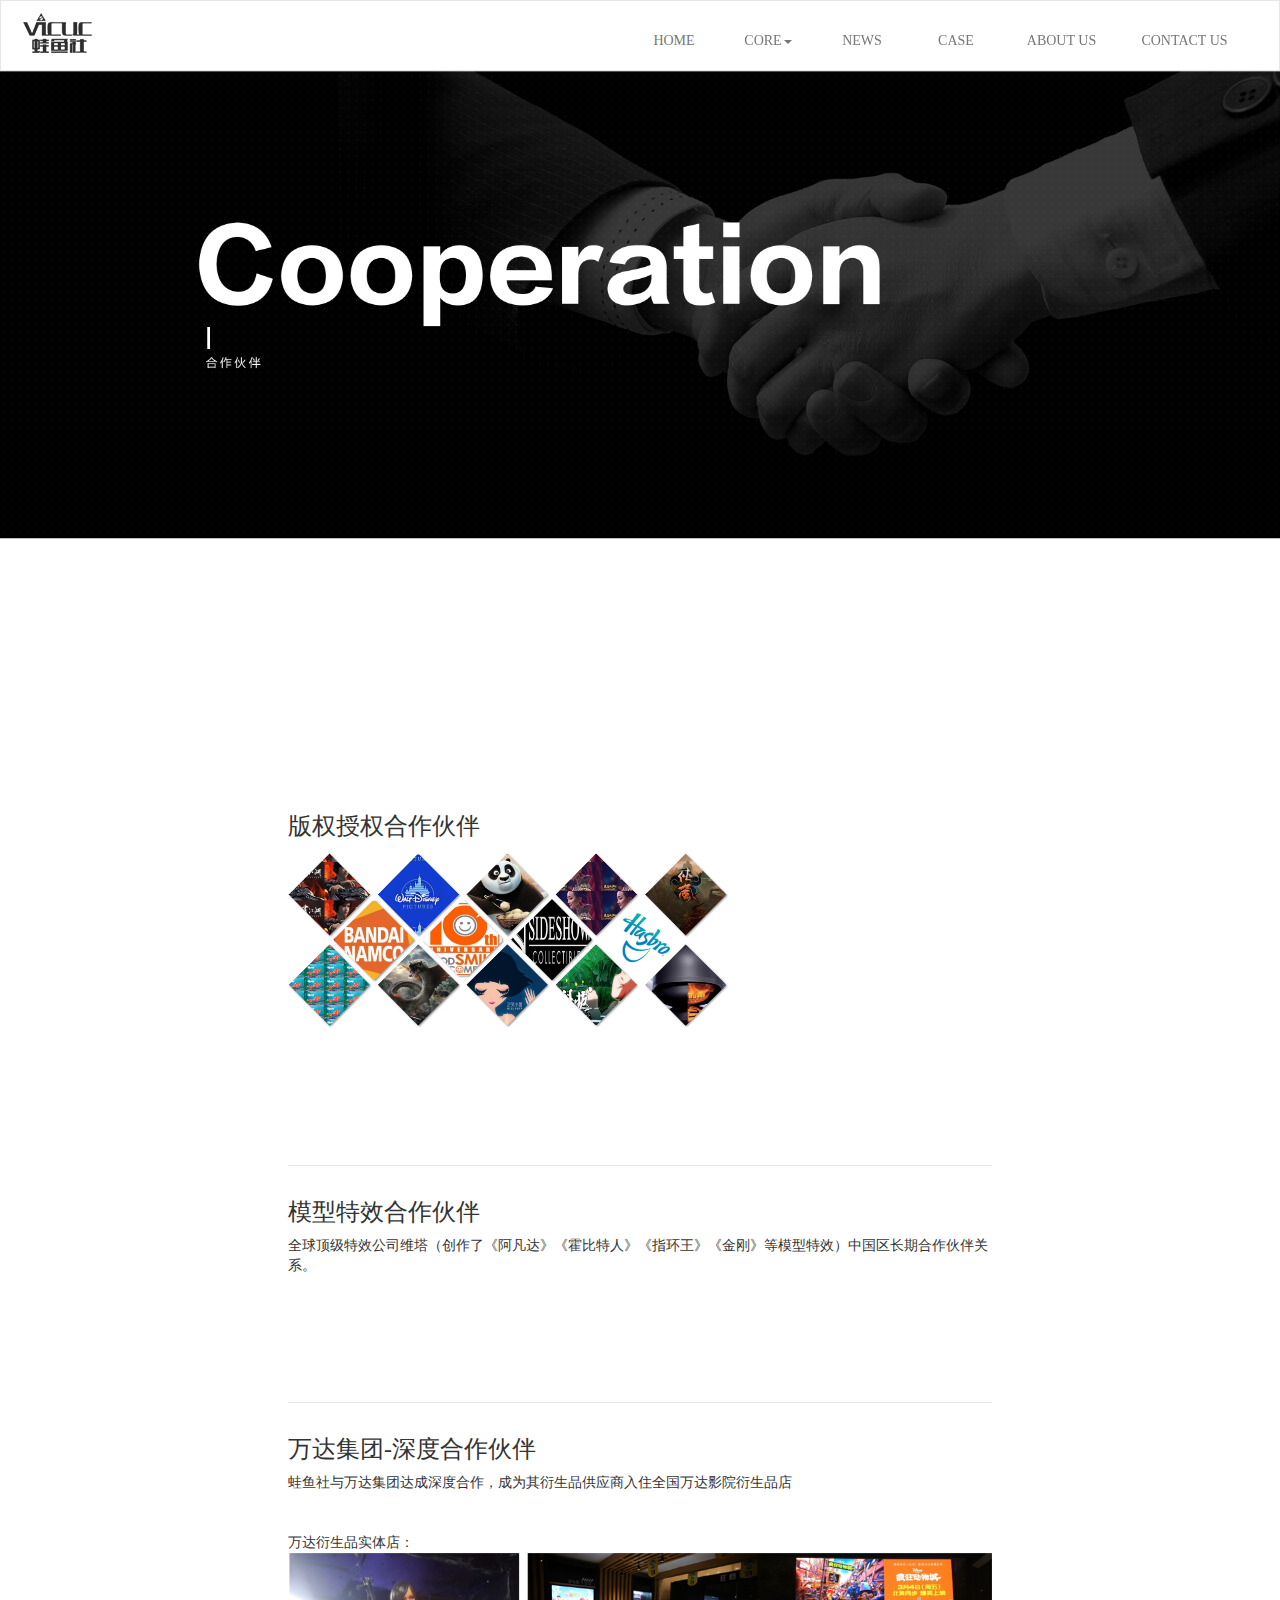
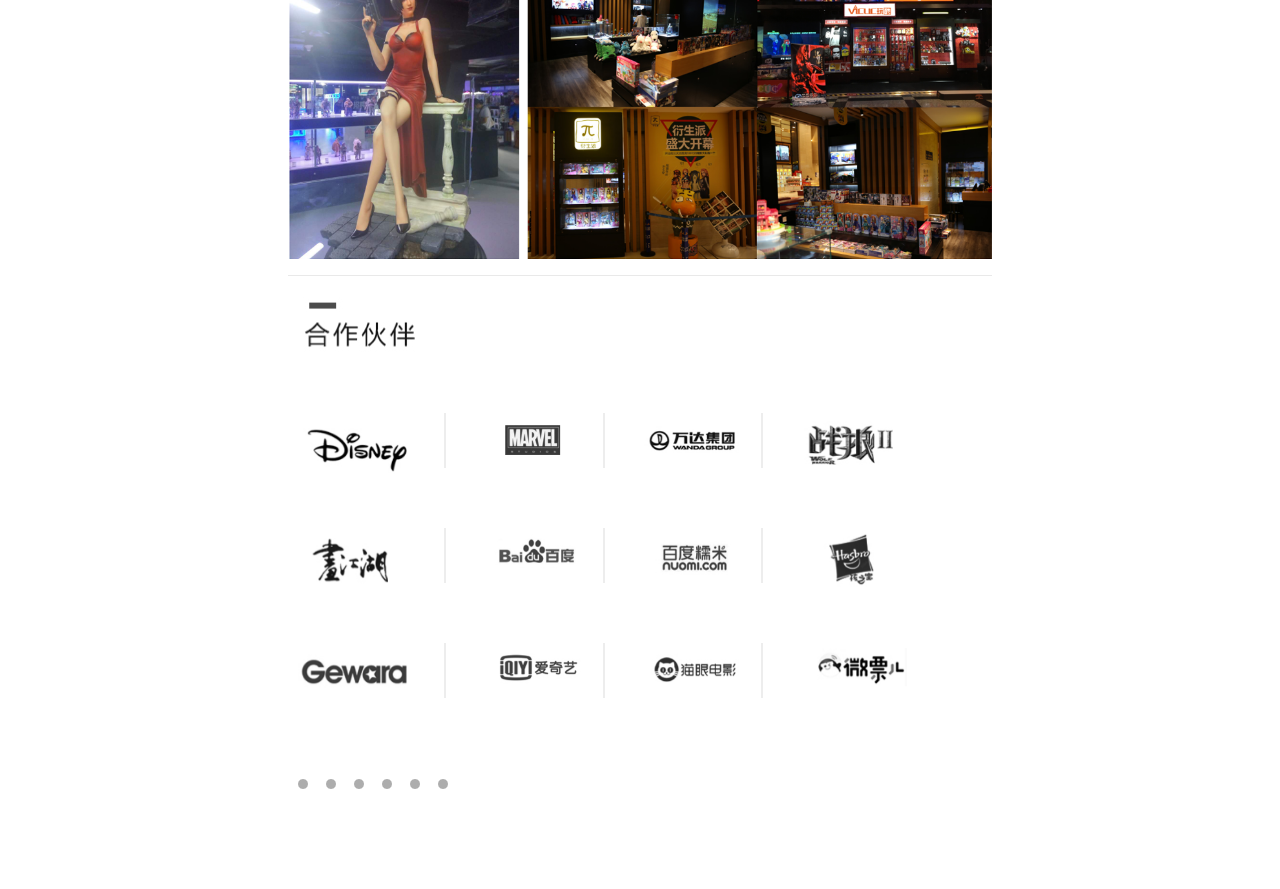
<file: public/partners.html>
﻿<!DOCTYPE html>
<html lang="en">

<head>
    <meta charset="UTF-8">
    <meta name="viewport" content="width=device-width, initial-scale=1.0, maximum-scale=1.0, user-scalable=no">
    <meta http-equiv="X-UA-Compatible" content="ie=edge">
    <title>合作伙伴</title>
    <link rel="stylesheet" href="./css/base.css">
    <link rel="stylesheet" href="./css/bootstrap.min.css">
    <link rel="stylesheet" href="./css/partners.css">
    <link rel="stylesheet" href="./css/jemery.css">

</head>

<body>
    <div class="all">
        <nav class="navbar navbar-default s-nav" style="background-color:#fff;border-radius:0;z-index:10;">
            <div class="container-fluid" style="height:69px;">
                <!-- Brand and toggle get grouped for better mobile display -->
                <div class="navbar-header">
                    <button type="button" class="navbar-toggle nav-ss" style="border-color:#fff;margin-top: 18px;">
                                                <span class="sr-only">Toggle navigation</span>
                                                <span class="icon-bar" style="background-color:red;"></span>
                                                <span class="icon-bar" style="background-color:red;"></span>
                                                <span class="icon-bar" style="background-color:red;"></span>
                                            </button>
                    <a class="navbar-brand" href="../index.html" style="padding:0 15px;">
                        <img src="./img/logo.gif" alt="" class="logo">
                    </a>
                </div>

                <!-- Collect the nav links, forms, and other content for toggling -->
                <div class=" navbar-collapse navbar-right nav-su">
                    <ul class="nav navbar-nav" id="s-nav" style="background-color:#fff;">
                        <li><a href="../index.html" style="position:relative;"><span class="icon_q"></span><i>HOME</i><span class="cntoen"><span class="icon_q"></span>首&nbsp;&nbsp;&nbsp;&nbsp;页</span></a></li>
                        <li id="li_core" class="dropdown" style="position:relative;height:50px;">
                            <a href="javascript:;"><span class="icon_q"></span><i>CORE</i><span class="cntoen"><span class="icon_q"></span>核心业务</span><span class="caret"></span><span class=" icon-show">+</span></a>
                            <ul id="menu-show" class="dropdown-menu" aria-labelledby="dropdownMen2" style="text-align:center;top:108%;">
                                <li style="clear:both;"><a href="core.html" style="padding:5px;">核心业务</a></li>
                                <li style="clear:both;"><a href="salechannel.html" style="padding:5px;">销售渠道</a></li>
                                <li style="clear:both;"><a href="partners.html" style="padding:5px;">合作伙伴</a></li>
                            </ul>
                        </li>
                        <li><a href="news.html"><span class="icon_q"></span><i>NEWS</i><span class="cntoen"><span class="icon_q"></span>新&nbsp;&nbsp;&nbsp;闻</span></a></li>
                        <li><a href="caselist.html"><span class="icon_q"></span><i>CASE</i><span class="cntoen"><span class="icon_q"></span>案&nbsp;&nbsp;&nbsp;例</span></a></li>
                        <li style="width:117px;"><a href="about.html"><span class="icon_q"></span><i>ABOUT US</i><span class="cntoen"><span class="icon_q"></span>关&nbsp;于&nbsp;我&nbsp;们</span></a></li>
                        <li style="width:129px;"><a href="contact.html" style="padding: 15px 17px;"><span class="icon_q"></span><i>CONTACT US</i><span class="cntoen"><span class="icon_q"></span>联&nbsp;系&nbsp;我&nbsp;们</span></a></li>
                    </ul>
                </div>
                <div class="panel-group" id="accordion" role="tablist" aria-multiselectable="true">
                    <div class="panel panel-default">
                        <div class="panel-heading" role="tab" id="headingOne">
                            <h4 class="panel-title">
                                <a role="button" data-toggle="collapse" data-parent="#accordion" href="#collapseOne" aria-expanded="true" aria-controls="collapseOne"><span class="icon_q"></span>首<span style="visibility: hidden;">华东</span>页</a>
                            </h4>
                        </div>
                        <div id="collapseOne" class="panel-collapse collapse" role="tabpanel" aria-labelledby="headingOne" style="display:none;">
                            <div class="panel-body">
                            </div>
                        </div>
                    </div>
                    <div class="panel panel-default">
                        <div class="panel-heading" role="tab" id="headingTwo">
                            <h4 class="panel-title">
                                <a class="collapsed" role="button" data-toggle="collapse" data-parent="#accordion" href="#collapseTwo" aria-expanded="false" aria-controls="collapseTwo"><span class="icon_q"></span>核心业务</a>
                            </h4>
                        </div>
                        <div id="collapseTwo" class="panel-collapse collapse" role="tabpanel" aria-labelledby="headingTwo">
                            <div class="panel-body">
                                <p><a href="core.html">核心业务</a></p>
                                <p><a href="salechannel.html">销售渠道</a></p>
                                <p><a href="partners.html">合作伙伴</a></p>
                            </div>
                        </div>
                    </div>
                    <div class="panel panel-default">
                        <div class="panel-heading" role="tab" id="headingThree">
                            <h4 class="panel-title">
                                <a role="button" data-toggle="collapse" data-parent="#accordion" href="#collapseThree" aria-expanded="true" aria-controls="collapseThree"><span class="icon_q"></span>新<span style="visibility: hidden;">交通</span>闻</a>
                            </h4>
                        </div>
                        <div id="collapseThree" class="panel-collapse collapse" role="tabpanel" aria-labelledby="headingThree" style="display:none;">
                            <div class="panel-body">
                            </div>
                        </div>
                    </div>
                    <div class="panel panel-default">
                        <div class="panel-heading" role="tab" id="headingFour">
                            <h4 class="panel-title">
                                <a role="button" data-toggle="collapse" data-parent="#accordion" href="#collapseFour" aria-expanded="true" aria-controls="collapseFour"><span class="icon_q"></span>案<span style="visibility: hidden;">大学</span>例</a>
                            </h4>
                        </div>
                        <div id="collapseFour" class="panel-collapse collapse" role="tabpanel" aria-labelledby="headingFour" style="display:none;">
                            <div class="panel-body">
                            </div>
                        </div>
                    </div>
                    <div class="panel panel-default">
                        <div class="panel-heading" role="tab" id="headingFive">
                            <h4 class="panel-title">
                                <a role="button" data-toggle="collapse" data-parent="#accordion" href="#collapseFive" aria-expanded="true" aria-controls="collapseFive"><span class="icon_q"></span>关于我们</a>
                            </h4>
                        </div>
                        <div id="collapseFive" class="panel-collapse collapse" role="tabpanel" aria-labelledby="headingFive" style="display:none;">
                            <div class="panel-body">
                            </div>
                        </div>
                    </div>
                    <div class="panel panel-default">
                        <div class="panel-heading" role="tab" id="headingSix">
                            <h4 class="panel-title">
                                <a role="button" data-toggle="collapse" data-parent="#accordion" href="#collapseSix" aria-expanded="true" aria-controls="collapseSix"><span class="icon_q"></span>联系我们</a>
                            </h4>
                        </div>
                        <div id="collapseSix" class="panel-collapse collapse" role="tabpanel" aria-labelledby="headingSix" style="display:none;">
                            <div class="panel-body">
                            </div>
                        </div>
                    </div>
                </div>

                <!-- /.navbar-collapse -->
            </div>
            <!-- /.container-fluid -->
        </nav>
        <div class="contorl">
            <div class="ad">
                <img src="./img/Cooperaton-banner.png" alt="" class="banner-zzj">
                <img src="./img/Cooperaton-banner-phone.png" alt="" class="banner-zzj">
            </div>
            <div class="white" style="margin-top:60%;">
                <div class="partnersandword phone">
                    <h3>版权授权合作伙伴 </h3>
                    <div class="cooperation" style="background:url(./img/cooperation_01.png) no-repeat;background-size:100%;heigth:300px;">
                        <!-- <img src="./img/cooperation_03.png" alt="">
                        <img src="./img/cooperation_05.png" alt="">
                        <img src="./img/cooperation_07.png" alt="">
                        <img src="./img/cooperation_09.png" alt="">
                        <img src="./img/cooperation_11.png" alt="">
                        <img src="./img/cooperation_15.png" alt="">
                        <img src="./img/cooperation_12.png" alt="">
                        <img src="./img/cooperation_13.png" alt="">
                        <img src="./img/cooperation_14.png" alt="">
                        <img src="./img/cooperation_18.png" alt="">
                        <img src="./img/cooperation_19.png" alt="">
                        <img src="./img/cooperation_20.png" alt="">
                        <img src="./img/cooperation_16.png" alt="">
                        <img src="./img/cooperation_21.png" alt=""> -->
                        <!-- <img src="./img/cooperation_01.png" style="width:100%;" alt=""> -->
                    </div>
                    <div class="img">
                        <img src="./img/cooperation.png" alt="">
                    </div>


                </div>
                <div class="line"></div>
                <div class="partnersandmodel phone">
                    <h3>模型特效合作伙伴 </h3>
                    <p>全球顶级特效公司维塔（创作了《阿凡达》《霍比特人》《指环王》《金刚》等模型特效）中国区长期合作伙伴关系。</p>
                </div>
                <div class="line"></div>
                <div class="partnersanddeep phone">
                    <h3>万达集团-深度合作伙伴</h3>
                    <p>蛙鱼社与万达集团达成深度合作，成为其衍生品供应商入住全国万达影院衍生品店
                    </p>
                    <span>万达衍生品实体店：</span>
                    <div class="pc-img">
                        <img src="./img/mode_01.png" style="width:100%;" alt="">
                        <!-- <div class="img-left">
                            <img src="./img/model1_01.png" alt="">
                        </div>
                        <div class="img-right">
                            <ul>
                                <li><img src="./img/model1_02_03.png" alt=""></li>
                                <li><img src="./img/model1_02_04.png" alt=""></li>
                                <li><img src="./img/model1_02_06.png" alt=""></li>
                                <li><img src="./img/model1_02_07.png" alt=""></li>
                            </ul>
                        </div> -->
                    </div>
                    <div class="img-phone">
                        <img src="./img/model1.png" alt="">
                    </div>
                </div>
                <div class="line"></div>
                <div class="company-logo phone">
                    <img src="./img/Cooperaton-company-logo_01.gif" alt="" class="complo">
                    <div class="img">
                        <a href="#javascrt:;" class="col-lg-3 col-md-3" style="cursor:default;"><img src="./img/company-logo_04.gif" style="cursor:default;" alt=""><span></span></a>
                        <a href="#javascrt:;" class="col-lg-3 col-md-3" style="cursor:default;"><img src="./img/company-logo_07.gif" style="cursor:default;" alt=""><span></span></a>
                        <a href="#javascrt:;" class="col-lg-3 col-md-3" style="cursor:default;"><img src="./img/company-logo_10.gif" style="cursor:default;" alt=""><span></span></a>
                        <a href="#javascrt:;" class="col-lg-3 col-md-3" style="cursor:default;"><img src="./img/company-logo_13.gif" style="cursor:default;" alt=""><span></span></a>
                        <a href="#javascrt:;" class="col-lg-3 col-md-3" style="cursor:default;"><img src="./img/company-logo_17.gif" style="cursor:default;" alt=""><span></span></a>
                        <a href="#javascrt:;" class="col-lg-3 col-md-3" style="cursor:default;"><img src="./img/company-logo_19.gif" style="cursor:default;" alt=""><span></span></a>
                        <a href="#javascrt:;" class="col-lg-3 col-md-3" style="cursor:default;"><img src="./img/company-logo_21.gif" style="cursor:default;" alt=""><span></span></a>
                        <a href="#javascrt:;" class="col-lg-3 col-md-3" style="cursor:default;"><img src="./img/company-logo_23.gif" style="cursor:default;" alt=""><span></span></a>
                        <a href="#javascrt:;" class="col-lg-3 col-md-3" style="cursor:default;"><img src="./img/company-logo_28.gif" style="cursor:default;" alt=""><span></span></a>
                        <a href="#javascrt:;" class="col-lg-3 col-md-3" style="cursor:default;"><img src="./img/company-logo_29.gif" style="cursor:default;" alt=""><span></span></a>
                        <a href="#javascrt:;" class="col-lg-3 col-md-3" style="cursor:default;"><img src="./img/company-logo_30.gif" style="cursor:default;" alt=""><span></span></a>
                        <a href="#javascrt:;" class="col-lg-3 col-md-3" style="cursor:default;"><img src="./img/company-logo_31.gif" style="cursor:default;" alt=""><span></span></a>
                    </div>
                    <div class="img-phone">
                        <h3>合作伙伴</h3>
                        <img src="./img/Cooperaton-company-logo.png" alt="">
                    </div>
                    <img src="./img/partners-dot.png" class="partners-dot" alt="">
                </div>
            </div>
        </div>
    </div>
    <script src="./js/jquery-3.2.1.js"></script>
    <script src="./js/bootstrap.js"></script>
    <script src="./js/jemery.js"></script>
    <script src="./js/open.js"></script>
    <script>
        (function() {
            $('.link a').hover(function() {
                $(this).children('span').show();
            }, function() {
                $('.link a span').hide();
            });
            // var wi = $('.ad').outerHeight() + $('.s-nav').outerHeight();
            // $('.partnersandword').css({
            //     "margin-top": wi + "px"
            // });
        })()
    </script>
    <!-- 
        代码版权归华东交通大学董励强所有！！！
        盗用必究！！！
        联系方式：18279159663
        e-mail：ecjtudongliqiang@163.com
     -->
</body>

</html>
</file>
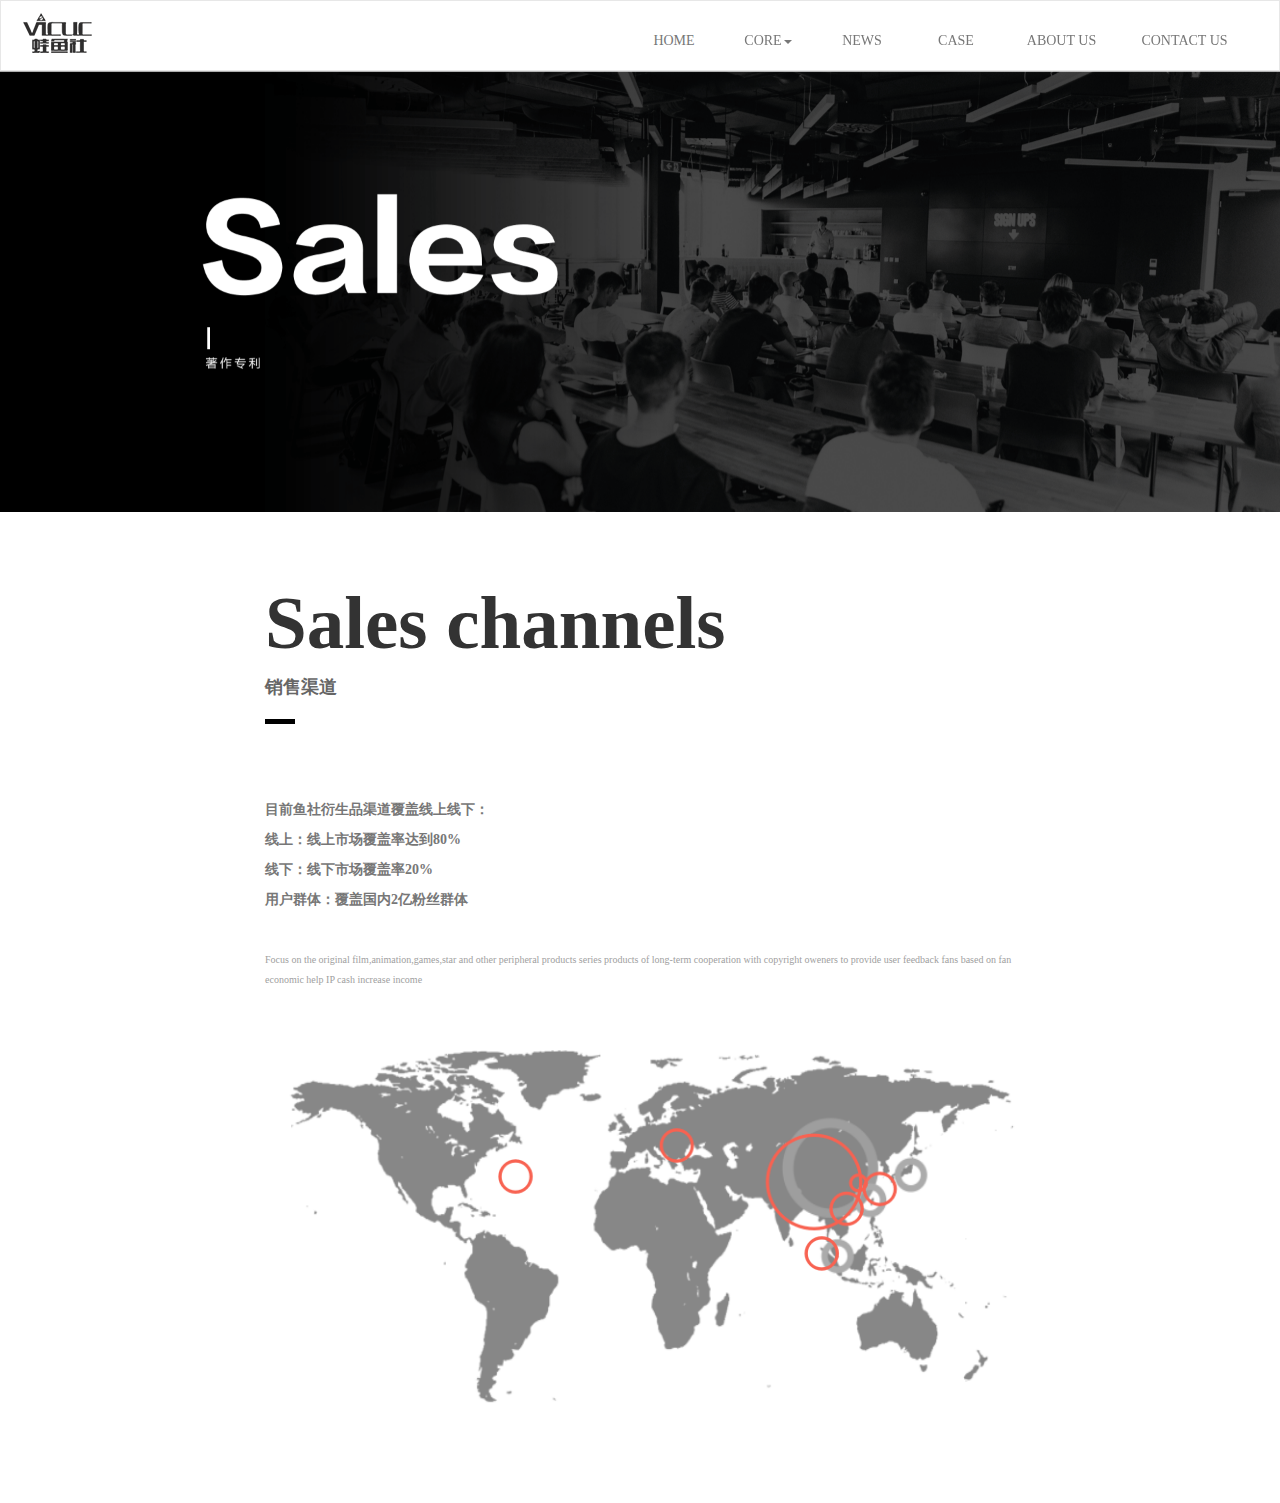
<file: public/salechannel.html>
<!DOCTYPE html>
<html lang="en">

<head>
    <meta charset="UTF-8">
    <meta name="viewport" content="width=device-width, initial-scale=1.0">
    <meta http-equiv="X-UA-Compatible" content="ie=edge">
    <link rel="stylesheet" href="./css/bootstrap.css">
    <link rel="stylesheet" href="./css/salechannel.css">
    <link rel="stylesheet" href="./css/jemery.css">
    <title>联系我们</title>

</head>

<body>
    <div class="all">
        <nav class="navbar navbar-default s-nav" style="background-color:#fff;border-radius:0;z-index:10;">
            <div class="container-fluid" style="height:69px;">
                <!-- Brand and toggle get grouped for better mobile display -->
                <div class="navbar-header">
                    <button type="button" class="navbar-toggle nav-ss" style="border-color:#fff;margin-top: 18px;">
                                                <span class="sr-only">Toggle navigation</span>
                                                <span class="icon-bar" style="background-color:red;"></span>
                                                <span class="icon-bar" style="background-color:red;"></span>
                                                <span class="icon-bar" style="background-color:red;"></span>
                                            </button>
                    <a class="navbar-brand" href="../index.html" style="padding:0 15px;">
                        <img src="./img/logo.gif" alt="" class="logo">
                    </a>
                </div>

                <!-- Collect the nav links, forms, and other content for toggling -->
                <div class=" navbar-collapse navbar-right nav-su">
                    <ul class="nav navbar-nav" id="s-nav" style="background-color:#fff;">
                        <li><a href="../index.html" style="position:relative;"><span class="icon_q"></span><i>HOME</i><span class="cntoen"><span class="icon_q"></span>首&nbsp;&nbsp;&nbsp;&nbsp;页</span></a></li>
                        <li id="li_core" class="dropdown" style="position:relative;height:50px;">
                            <a href="javascript:;"><span class="icon_q"></span><i>CORE</i><span class="cntoen"><span class="icon_q"></span>核心业务</span><span class="caret"></span><span class=" icon-show">+</span></a>
                            <ul id="menu-show" class="dropdown-menu" aria-labelledby="dropdownMen2" style="text-align:center;top:108%;">
                                <li style="clear:both;"><a href="core.html" style="padding:5px;">核心业务</a></li>
                                <li style="clear:both;"><a href="salechannel.html" style="padding:5px;">销售渠道</a></li>
                                <li style="clear:both;"><a href="partners.html" style="padding:5px;">合作伙伴</a></li>
                            </ul>
                        </li>
                        <li><a href="news.html"><span class="icon_q"></span><i>NEWS</i><span class="cntoen"><span class="icon_q"></span>新&nbsp;&nbsp;&nbsp;闻</span></a></li>
                        <li><a href="caselist.html"><span class="icon_q"></span><i>CASE</i><span class="cntoen"><span class="icon_q"></span>案&nbsp;&nbsp;&nbsp;例</span></a></li>
                        <li style="width:117px;"><a href="about.html"><span class="icon_q"></span><i>ABOUT US</i><span class="cntoen"><span class="icon_q"></span>关&nbsp;于&nbsp;我&nbsp;们</span></a></li>
                        <li style="width:129px;"><a href="contact.html" style="padding: 15px 17px;"><span class="icon_q"></span><i>CONTACT US</i><span class="cntoen"><span class="icon_q"></span>联&nbsp;系&nbsp;我&nbsp;们</span></a></li>
                    </ul>
                </div>
                <div class="panel-group" id="accordion" role="tablist" aria-multiselectable="true">
                    <div class="panel panel-default">
                        <div class="panel-heading" role="tab" id="headingOne">
                            <h4 class="panel-title">
                                <a role="button" data-toggle="collapse" data-parent="#accordion" href="#collapseOne" aria-expanded="true" aria-controls="collapseOne"><span class="icon_q"></span>首<span style="visibility: hidden;">华东</span>页</a>
                            </h4>
                        </div>
                        <div id="collapseOne" class="panel-collapse collapse" role="tabpanel" aria-labelledby="headingOne" style="display:none;">
                            <div class="panel-body">
                            </div>
                        </div>
                    </div>
                    <div class="panel panel-default">
                        <div class="panel-heading" role="tab" id="headingTwo">
                            <h4 class="panel-title">
                                <a class="collapsed" role="button" data-toggle="collapse" data-parent="#accordion" href="#collapseTwo" aria-expanded="false" aria-controls="collapseTwo"><span class="icon_q"></span>核心业务</a>
                            </h4>
                        </div>
                        <div id="collapseTwo" class="panel-collapse collapse" role="tabpanel" aria-labelledby="headingTwo">
                            <div class="panel-body">
                                <p><a href="core.html">核心业务</a></p>
                                <p><a href="salechannel.html">销售渠道</a></p>
                                <p><a href="partners.html">合作伙伴</a></p>
                            </div>
                        </div>
                    </div>
                    <div class="panel panel-default">
                        <div class="panel-heading" role="tab" id="headingThree">
                            <h4 class="panel-title">
                                <a role="button" data-toggle="collapse" data-parent="#accordion" href="#collapseThree" aria-expanded="true" aria-controls="collapseThree"><span class="icon_q"></span>新<span style="visibility: hidden;">交通</span>闻</a>
                            </h4>
                        </div>
                        <div id="collapseThree" class="panel-collapse collapse" role="tabpanel" aria-labelledby="headingThree" style="display:none;">
                            <div class="panel-body">
                            </div>
                        </div>
                    </div>
                    <div class="panel panel-default">
                        <div class="panel-heading" role="tab" id="headingFour">
                            <h4 class="panel-title">
                                <a role="button" data-toggle="collapse" data-parent="#accordion" href="#collapseFour" aria-expanded="true" aria-controls="collapseFour"><span class="icon_q"></span>案<span style="visibility: hidden;">大学</span>例</a>
                            </h4>
                        </div>
                        <div id="collapseFour" class="panel-collapse collapse" role="tabpanel" aria-labelledby="headingFour" style="display:none;">
                            <div class="panel-body">
                            </div>
                        </div>
                    </div>
                    <div class="panel panel-default">
                        <div class="panel-heading" role="tab" id="headingFive">
                            <h4 class="panel-title">
                                <a role="button" data-toggle="collapse" data-parent="#accordion" href="#collapseFive" aria-expanded="true" aria-controls="collapseFive"><span class="icon_q"></span>关于我们</a>
                            </h4>
                        </div>
                        <div id="collapseFive" class="panel-collapse collapse" role="tabpanel" aria-labelledby="headingFive" style="display:none;">
                            <div class="panel-body">
                            </div>
                        </div>
                    </div>
                    <div class="panel panel-default">
                        <div class="panel-heading" role="tab" id="headingSix">
                            <h4 class="panel-title">
                                <a role="button" data-toggle="collapse" data-parent="#accordion" href="#collapseSix" aria-expanded="true" aria-controls="collapseSix"><span class="icon_q"></span>联系我们</a>
                            </h4>
                        </div>
                        <div id="collapseSix" class="panel-collapse collapse" role="tabpanel" aria-labelledby="headingSix" style="display:none;">
                            <div class="panel-body">
                            </div>
                        </div>
                    </div>
                </div>

                <!-- /.navbar-collapse -->
            </div>
            <!-- /.container-fluid -->
        </nav>
        <div class="contorl">
            <div class="container-fluid" style="padding:0;">
                <img class="hidden-xs " src="./img/sale-banner.png" alt="" style="width:100%;position:fixed;top:71px;">
                <img class="s_banner show-xs" src="./img/s_banner.gif" alt="" style="width:100%;position:fixed;top:71px;">
            </div>
            <div class="con container-fluid">
                <div class="container">
                    <div class="text row">
                        <div class="col-md-8 col-md-push-2 col-xs-12">
                            <div class="title hidden-xs">
                                <h1>Sales channels</h1>
                                <p>销售渠道</p>
                                <span></span>
                            </div>
                            <ul class="list-unstyled">
                                <li>目前鱼社衍生品渠道覆盖线上线下：</li>
                                <li>线上：线上市场覆盖率达到80%</li>
                                <li>线下：线下市场覆盖率20%</li>
                                <li>用户群体：覆盖国内2亿粉丝群体</li>
                            </ul>
                            <p class="des hidden-xs">Focus on the original film,animation,games,star and other peripheral products series products of long-term cooperation with copyright oweners to provide user feedback fans based on fan economic help IP cash increase income</p>
                            <div class="map">
                                <img src="./img/map.gif" alt="world-map">
                            </div>
                        </div>
                    </div>
                </div>
            </div>
        </div>
    </div>
    <script src="./js/jquery-3.2.1.js"></script>
    <script src="./js/bootstrap.js"></script>
    <script src="./js/jemery.js"></script>
    <script src="./js/open.js"></script>
    <!-- 
        代码版权归华东交通大学董励强所有！！！
        盗用必究！！！
        联系方式：18279159663
        e-mail：ecjtudongliqiang@163.com
     -->
</body>

</html>
</file>
<file: public/css/index.css>
html,
body,
div,
ul,
li,
a,
nav,
dl,
dt,
dd {
    margin: 0;
    padding: 0;
    font-family: "Microsoft YaHei";
}

.h5 {
    font-size: 12px;
}

a {
    text-decoration: none;
}

nav.pc {
    position: fixed;
    top: 7.5%;
    right: 4%;
    z-index: 9;
    width: 44%;
}

nav.pc .logoPic.pc {
    position: fixed;
    top: 6%;
    left: 5%;
}

nav.pc>.pc {
    position: relative;
    width: 100%;
    list-style: none;
}

nav.pc>.pc>li {
    position: relative;
    display: inline-block;
    width: 15%;
    height: 24px;
}

nav.pc>.pc>li:nth-child(5),
nav.pc>.pc>li:nth-child(6) {
    width: 17%;
}

nav.pc>.pc>li>a {
    position: relative;
    display: block;
    width: 100%;
    height: 24px;
    line-height: 24px;
    color: red;
    text-align: center;
}

nav.pc>.pc>li>a span {
    display: block;
    width: 100%;
    position: absolute;
    transition: opacity 0.1s;
}

nav.pc>.pc>li>a span.en {
    font-size: 14px;
    opacity: 1;
}

nav.pc>.pc>li>a span.cn {
    font-size: 16px;
    opacity: 0;
}

nav.pc>.pc>li .dropDown {
    position: absolute;
    top: 105%;
    left: 5%;
    display: none;
    width: 90%;
    padding: 5px 0;
    list-style: none;
    transition: display 0.1s;
    background-color: transparent;
    -webkit-box-shadow: 0px 6px 12px rgba(0, 0, 0, 0.1);
    box-shadow: 0 6px 12px rgba(0, 0, 0, 0.1);
}

nav.pc>.pc>li .dropDown>li {
    margin-top: 3px;
    width: 100%;
    height: 20px;
    font-size: 14px;
    line-height: 20px;
    text-align: center;
}

nav.pc>.pc>li .dropDown>li>a {
    display: block;
    width: 100%;
    font-size: 14px;
    line-height: 20px;
    text-decoration: none;
    color: red;
}

nav.pc>.pc>li .dropDown>li>a:hover {
    background-color: rgba(255, 255, 255, 0.2);
}

.main.pc .screens {
    transition: all 0.8s cubic-bezier(0.9, 0, 1, 1);
}

.main.pc .screens>li {
    overflow: hidden;
    position: relative;
    list-style: none;
}

.main.pc .screens>li.aboutUs>div>img {
    width: 100%;
}

.main.pc .screens>li.aboutUs :nth-child(4) {
    position: absolute;
    top: 23%;
    left: 19%;
    width: 4%;
    height: 40%;
    opacity: 0;
}

.main.pc .screens>li.aboutUs :nth-child(5) {
    position: absolute;
    top: 20%;
    left: 25%;
    width: 37%;
    height: 41%;
    opacity: 0;
}

.main.pc .screens>li.aboutUs :nth-child(6) {
    position: absolute;
    top: 70%;
    left: 15%;
    width: 25%;
    height: 8%;
}

.main.pc .screens>li.genuine>div>img {
    width: 100%;
}

.main.pc .screens>li.genuine :nth-child(4) {
    position: absolute;
    top: 25%;
    left: 20%;
    width: 6.5%;
}

.main.pc .screens>li.genuine :nth-child(5) {
    position: absolute;
    top: 32%;
    left: 38%;
    width: 22%;
}

.main.pc .screens>li.genuine :nth-child(6) {
    position: absolute;
    top: 25%;
    left: 73%;
    background: transparent;
    font-size: 25px;
    color: #fff;
}

.main.pc .screens>li.idea>div>img {
    width: 100%;
}

.main.pc .screens>li.idea :nth-child(4) {
    position: absolute;
    top: 26%;
    left: 32%;
    width: 10%;
}

.main.pc .screens>li.idea :nth-child(5) {
    position: absolute;
    top: 30%;
    left: 45%;
    width: 22%;
}

.main.pc .screens>li.idea :nth-child(6) {
    position: absolute;
    top: 5%;
    left: 58%;
    width: 17%;
}

.main.pc .screens>li.tech>div>img {
    width: 100%;
}

.main.pc .screens>li.tech :nth-child(4) {
    position: absolute;
    top: 37%;
    left: 35%;
    width: 6%;
}

.main.pc .screens>li.tech :nth-child(5) {
    position: absolute;
    top: 20%;
    left: 46%;
    width: 18%;
}

.main.pc .screens>li.sell>div>img {
    width: 100%;
}

.main.pc .screens>li.sell :nth-child(4) {
    position: absolute;
    top: 27%;
    left: 34%;
    width: 9%;
}

.main.pc .screens>li.sell :nth-child(5) {
    position: absolute;
    top: 46%;
    left: 36%;
    width: 15.5%;
}

.main.pc .screens>li.sell :nth-child(6) {
    position: absolute;
    top: 25%;
    left: 56%;
    width: 6%;
}

.main.pc .screens>li.sell :nth-child(7) {
    position: absolute;
    top: 38%;
    left: 53%;
    width: 10%;
}

.main.pc .screens>li.case #bg6_1 {
    width: 30%;
}

.main.pc .screens>li.case #bg6_1 :nth-child(2) {
    left: 50%;
    width: 26%;
}

.main.pc .screens>li.case #bg6_2 {
    width: 20%;
}

.main.pc .screens>li.case #bg6_2 :nth-child(2) {
    left: 30%;
    width: 38%;
}

.main.pc .screens>li.case #bg6_3 {
    width: 20%;
}

.main.pc .screens>li.case #bg6_3 :nth-child(2) {
    left: 30%;
    width: 38%;
}

.main.pc .screens>li.case #bg6_4 {
    width: 30%;
}

.main.pc .screens>li.case #bg6_4 :nth-child(2) {
    left: 24%;
    width: 25%;
}

.main.pc .screens>li.case>div>a {
    overflow: hidden;
    position: relative;
}

.main.pc .screens>li.case>div>a :nth-child(2) {
    position: absolute;
    top: 34%;
}

.main.pc .screens>li.case>div>a :nth-child(2) img {
    width: 100%;
}

.main.pc .screens>li.case>div>a>img {
    transition: transform 0.3s;
}

.main.pc .screens>li.case>div>a:hover>img {
    transform: scale(1.2);
}

.main.pc .screens>li.partners>dl {
    position: absolute;
    top: 25%;
    left: 25%;
    width: 50%;
    height: 50%;
}

.main.pc .screens>li.partners>dl dt {
    height: 25%;
}

.main.pc .screens>li.partners>dl dt img {
    height: 100%;
}

.main.pc .screens>li.partners>dl dd {
    position: relative;
    width: 100%;
    height: 75%;
}

.main.pc .screens>li.partners>dl dd>ul {
    position: relative;
    width: 100%;
    height: 100%;
    list-style: none;
}

.main.pc .screens>li.partners>dl dd>ul>li {
    float: left;
    margin-right: 2%;
    width: 23%;
    height: 33%;
}

.main.pc .screens>li.partners>dl dd>ul>li div {
    position: relative;
}

.main.pc .screens>li.partners>dl dd>ul>li div img {
    position: absolute;
}

.main.pc .screens>li .bgPic {
    display: block;
    width: 100%;
}

.main.pc .screens>li .bgPic a {
    float: left;
}

.main.pc .screens>li .bgPic a img {
    display: block;
    width: 100%;
    height: 100%;
}

.main.pc .screens>li .derivatives {
    position: absolute;
    bottom: 13%;
    left: 5%;
    z-index: 2;
    width: 0.8%;
}

.main.pc .screens>li .derivatives img {
    width: 100%;
}

.main.pc .screens>li .num {
    position: absolute;
    top: 87%;
    left: 19%;
    z-index: 2;
    font-size: 14px;
    color: red;
}

.main.pc #dots {
    position: fixed;
    top: 40%;
    right: 5%;
    width: 0.4%;
    list-style: none;
}

.main.pc #dots li {
    overflow: hidden;
    margin-top: 18px;
    border: 1px solid red;
    border-radius: 50%;
    text-indent: -999em;
    transition: transform 0.8s linear, opacity 0.4s linear;
}

.main.pc #dots li.cur {
    position: absolute;
    border: 1px solid transparent;
    background: red;
}

.main.pc #btns {
    position: fixed;
    bottom: 13%;
    right: 5%;
    width: 4%;
}

.main.pc #btns div {
    position: absolute;
    width: 30%;
    transition: transform 0.1s;
}

.main.pc #btns div:nth-child(1) {
    left: 0;
}

.main.pc #btns div:nth-child(2) {
    right: 0;
}

.main.pc #btns div:hover {
    transform: scale(1.2);
}

.main.pc #btns div img {
    width: 70%;
}

nav {
    display: none;
}

nav.mobile {
    position: relative;
    z-index: 9999;
}

nav.mobile .navbar {
    padding: 10px 0;
    border-radius: 0;
}

nav.mobile .navbar .navbar-brand {
    padding-top: 0;
}

nav.mobile a {
    color: red;
}

nav.mobile span.icon-bar {
    background-color: red;
}

.main.mobile {
    width: 100%;
    height: auto;
}

.main.mobile>div {
    position: relative;
    height: auto;
}

.main.mobile #tab1 .tab-text {
    top: 15%;
}

.main.mobile #tab2 .tab-text,
.main.mobile #tab4 .tab-text {
    top: 35%;
    color: #eee;
}

.main.mobile #tab3 {
    margin-bottom: 30px;
}

.main.mobile #tab5 {
    margin-bottom: 50px;
}

.main.mobile #tab3 .tab-text,
.main.mobile #tab5 .tab-text {
    position: relative;
}

.main.mobile #tab6 {
    border-top: 1px solid #dddddd;
    padding-top: 30px;
}

.main.mobile #tab6>a {
    padding-bottom: 30px;
    text-align: center;
    color: #333;
}

.main.mobile #tab6>div {
    overflow: hidden;
    position: relative;
    height: auto;
}

.main.mobile #tab6>div>a {
    position: relative;
    display: block;
    width: 49%;
    height: auto;
}

.main.mobile #tab6>div>a img:nth-child(1) {
    position: relative;
    width: 100%;
}

.main.mobile #tab6>div>a img:nth-child(2) {
    position: absolute;
    top: 25%;
    left: 35%;
    width: 30%;
}

.main.mobile #tab6>div>a:nth-child(3) {
    margin-top: 10px;
}

.main.mobile #tab6>div>a:nth-child(2n) {
    position: absolute;
    left: 49%;
    margin-left: 2%;
}

.main.mobile #tab6>div>a:nth-child(2) {
    top: 0;
}

.main.mobile #tab6>div>a:nth-child(4) {
    bottom: 0;
}

.main.mobile #tab7 {
    margin-top: 50px;
}

.main.mobile #tab7>a {
    text-align: center;
    color: #333;
}

.main.mobile #tab7>div {
    margin-top: 50px;
    padding-bottom: 100px;
    text-indent: 4em;
}

.main.mobile #tab7>div p {
    margin-top: 20px;
}

.main.mobile #tab7>p {
    text-indent: 4em;
}

.main.mobile .tab-bg {
    width: 100%;
    margin-top: 20px;
}

.main.mobile .tab-text {
    position: absolute;
    left: 5%;
    width: 90%;
    text-align: center;
    opacity: 0;
    transition: all 0.6s;
    transform: translateY(200px);
}

.main.mobile a {
    text-decoration: none!important;
}

.main.mobile a:hover {
    color: red;
}

@keyframes zoomInOut {
    0% {
        transform: scale(1);
    }
    50% {
        transform: scale(0.2);
    }
    100% {
        transform: scale(1);
    }
}
</file>
<file: public/css/jemery.css>
body {
  font-family: "微软雅黑";
}
i {
  font-style: normal;
}
.icon-show {
  visibility: hidden;
}
.cntoen {
  position: absolute;
  top: 16px;
  width: 100%;
  left: 0;
  background-color: #fff;
  display: none;
}
#accordion {
  display: none;
}
.banner-mo {
  display: none;
}
.tomargin {
  margin-top: 55% ;
}
.s-nav {
  background-color: #fff;
  margin-bottom: 0;
  position: fixed;
  z-index: 3;
  width: 100%;
}
.s-nav #s-nav {
  padding-top: 15px;
}
.s-nav #s-nav .mobile_li {
  display: none;
}
.s-nav #s-nav li {
  width: 94px;
}
.s-nav .container-fluid {
  height: 69px;
}
.s-nav .navbar-header {
  height: 69px;
}
.s-nav .navbar-brand {
  padding: 0 15px;
}
.s-nav li {
  width: 100px;
}
.s-nav li a {
  text-align: center;
  padding: 15px 20px;
  transition: all 2s;
}
.s-nav li:nth-child(5) {
  width: 112px;
}
.s-nav li:nth-child(6) {
  width: 133px;
}
.s-nav .dropdown-menu {
  min-width: 100px;
}
@media screen and (max-width: 768px) {
  .tomargin {
    margin-top: 70% !important;
  }
  .banner-mo {
    display: block;
  }
  .banner-pc {
    display: none;
  }
  #accordion {
    display: block;
    padding-bottom: 20%;
  }
  #collapseTwo .panel-body p {
    padding-left: 25%;
  }
  #collapseTwo .panel-body p a {
    text-decoration: none;
    color: #333333;
  }
  i {
    display: none;
  }
  .caret {
    display: none;
  }
  .all {
    overflow: hidden;
  }
  .dropdown-menu2 a {
    color: #000;
    text-decoration: none;
    line-height: 30px;
  }
  .icon-show {
    margin-left: 8%;
    visibility: visible;
  }
  .panel {
    border: none;
    border-style: none;
    box-shadow: none;
    border-bottom: 1px solid #E7E7E7;
  }
  .panel-default > .panel-heading {
    background-color: #fff;
  }
  .panel-default > .panel-heading a {
    text-decoration: none;
  }
  .panel-heading {
    padding-left: 10%;
  }
  .nav-su {
    display: none;
  }
  #accordion {
    width: 60%;
    position: relative;
    left: -65%;
    top: 1px;
    background-color: #fff;
  }
  #li_core {
    display: none;
  }
  .icon_q {
    display: inline-block;
    width: 10px;
    height: 10px;
    border-radius: 50%;
    border: 1px solid red;
    margin-right: 5%;
  }
  .contorl {
    position: relative;
    left: 0%;
  }
  .dropdown-menu {
    display: none !important;
  }
  .mobile1 {
    display: block !important;
  }
  .mobile1 li {
    text-align: center;
  }
  .mobile1 a {
    color: #000;
    line-height: 40px;
  }
}
</file>
<file: public/css/about1.css>
body {
  padding: 0px;
  margin: 0 auto;
  width: 100%;
  height: 100%;
  background-size: 105%;
  font-family: "yahei";
}
.s-nav {
  background-color: #fff;
  margin-bottom: 0;
  position: fixed;
  z-index: 3;
  width: 100%;
}
.s-nav #s-nav {
  padding-top: 15px;
}
.s-nav .container-fluid {
  height: 69px;
}
.s-nav .navbar-brand {
  padding: 0 15px;
}
.s-nav li {
  width: 100px;
}
.s-nav li a {
  text-align: center;
  padding: 15px 20px;
  transition: all 2s;
  white-space: nowrap;
}
.s-nav li:nth-child(5) {
  width: 112px;
}
.s-nav li:nth-child(6) {
  width: 133px;
}
.s-nav .dropdown-menu {
  min-width: 100px;
}
.bigbg .container {
  width: 100%;
  margin: 0 auto;
  position: relative;
  bottom: 0;
  left: 0;
  right: 0;
  top: 67px;
}
.bigbg .container .big-bg {
  width: 100%;
}
.bigbg .container .big-bg img {
  width: 100%;
  z-index: 1;
}
.bigbg .container .img-about {
  position: absolute;
  top: 14em;
  left: 36%;
}
.bigbg .container .img-about .text-about {
  font-size: 2.2em;
  color: #ffffff;
  animation-name: test;
  animation-duration: 3s;
  animation-fill-mode: forwards;
}
.bigbg .container .img-word {
  position: absolute;
  top: 13em;
  left: 50%;
  font-size: 0.9em;
  color: #dddddd;
  line-height: 14px;
  animation-name: test;
  animation-duration: 2s;
  animation-fill-mode: forwards;
}
.bigbg .container .img-english {
  position: absolute;
  top: 26em;
  left: 50%;
  font-size: 0.7em;
  line-height: 8px;
  color: #94908F;
  animation-name: test;
  animation-duration: 2s;
  animation-fill-mode: forwards;
}
.img_bg {
  position: absolute;
  top: 67px;
  bottom: 0;
  left: 0;
  right: 0;
  background: url(../img/aboutus-bg_01.png) no-repeat;
  background-size: cover;
}
.display {
  animation-name: xianshi;
  animation-duration: 2s;
  animation-fill-mode: forwards;
}
@keyframes xianshi {
  0% {
    opacity: 0;
  }
  100% {
    opacity: 1;
  }
}
@keyframes test {
  0% {
    left: 49%;
    opacity: 0;
  }
  100% {
    left: 51%;
    opacity: 1;
  }
}
.text-about-phone {
  font-size: 2.2em;
  color: #000000;
  animation-name: test;
  animation-duration: 3s;
  animation-fill-mode: forwards;
}
.content {
  padding-top: 100px;
}
.content .img-english-phone {
  font-size: 8px;
  line-height: 15px;
}
.content .kuan {
  margin-top: 40px;
}
.content .xiamian {
  margin-bottom: 50px;
}
@media screen and (min-width: 1200px) {
  .phone {
    display: none;
  }
}
@media screen and (max-width: 768px) {
  .pc {
    display: none;
  }
}
</file>
<file: public/css/case.css>
ul {
    list-style: none;
}

body {
    font-family: "微软雅黑";
}

#nav_ul li {
    width: 129px;
}

.s-nav {
    background-color: #fff;
    margin-bottom: 0;
    position: fixed;
    z-index: 3;
    width: 100%;
}

.s-nav #s-nav {
    padding-top: 15px;
}

.s-nav .container-fluid {
    height: 69px;
}

.s-nav .navbar-brand {
    padding: 0 15px;
}

.s-nav li {
    width: 100px;
}

.s-nav li a {
    text-align: center;
    padding: 15px 20px;
    transition: all 2s;
}

.s-nav li:nth-child(5) {
    width: 112px;
}

.s-nav li:nth-child(6) {
    width: 133px;
}

.s-nav .dropdown-menu {
    min-width: 100px;
}

.animation2 {
    animation-name: animation;
    animation-duration: 2s;
    animation-fill-mode: forwards;
    position: relative;
}

@keyframes animation {
    0% {
        opacity: 0;
    }
    100% {
        opacity: 1;
    }
}

@media screen and (min-width: 1200px) {
    .phone {
        display: none;
    }
    .container {
        width: 60%;
    }
    .container h2 {
        font-size: 24px;
    }
    .container img {
        width: 100%;
        transition: all 1.5s;
    }
    .container p {
        font-size: 14px;
        line-height: 2;
    }
    .container .line {
        width: 3.5%;
        height: 2px;
        background-color: #918f8f;
    }
    .container .toL:hover img {
        transform: scale(1.05);
    }
    .News-choose {
        width: 100%;
        height: 65px;
        margin-top: 3%;
        border: 1px solid #F3F3F3;
        margin-bottom: 200px;
    }
    .News-choose div {
        width: 55%;
        height: 65px;
        margin: 0 auto;
    }
    .News-choose div a {
        color: #6E6D6D;
        line-height: 65px;
        padding: 0 25px;
        font-size: 14px;
        display: block;
        height: 65px;
        float: left;
        position: relative;
    }
    .News-choose div a:hover {
        text-decoration: none;
    }
    .News-choose div a img {
        position: absolute;
        top: 30px;
        left: 20px;
    }
    .News-choose div a img:nth-child(2) {
        display: block;
    }
    .News-choose div a img:nth-child(1) {
        display: none;
    }
    .News-choose div a:nth-child(2) {
        border-right: 1px solid #F5F5F5;
        border-left: 1px solid #F5F5F5;
        padding-left: 40px;
    }
    .News-choose div a:hover {
        color: red;
    }
    .News-choose div a:hover img:nth-child(1) {
        display: block;
    }
    .News-choose div a:hover img:nth-child(2) {
        display: none;
    }
}

@media screen and (max-width: 768px) {
    .pc {
        display: none;
    }
}
</file>
<file: public/css/base.css>
/*css 初始化 */

html,
body,
ul,
li,
ol,
dl,
dd,
dt,
p,
h1,
h2,
h3,
h4,
h5,
h6,
form,
fieldset,
legend,
img {
    margin: 0;
    padding: 0;
}

fieldset,
img,
input,
button {
    border: none;
    padding: 0;
    margin: 0;
    outline-style: none;
}

ul,
ol {
    list-style: none;
}

input {
    padding-top: 0;
    padding-bottom: 0;
    font-family: "SimSun", "宋体";
}

select,
input {
    vertical-align: middle;
}

select,
input,
textarea {
    font-size: 12px;
    margin: 0;
}

textarea {
    resize: none;
}

img {
    border: 0;
    vertical-align: middle;
}

table {
    border-collapse: collapse;
}

* {
    box-sizing: border-box;
    font-family: "微软雅黑";
}

body {
    font: 12px/150% Arial, Verdana, "\5b8b\4f53";
    color: #666;
    background: #fff
}

.clearfix:before,
.clearfix:after {
    content: "";
    display: table;
}

.clearfix:after {
    clear: both;
}

.clearfix {
    *zoom: 1;
    /*IE/7/6*/
}

a {
    color: #666;
    text-decoration: none;
}

a:hover {
    color: #C81623;
}

h1,
h2,
h3,
h4,
h5,
h6 {
    text-decoration: none;
    font-weight: normal;
}

s,
i,
em {
    font-style: normal;
    text-decoration: none;
}

.col-red {
    color: #C81623!important;
}


/*公共类*/

.w {
    width: 1210px;
    margin: 0 auto;
}

.fl {
    float: left
}

.fr {
    float: right
}

.al {
    text-align: left
}

.ac {
    text-align: center
}

.ar {
    text-align: right
}

.hide {
    display: none
}
</file>
<file: public/css/caselist.css>
ul li {
    list-style: none;
}

@media only screen and (min-width: 768px) {
    .content {
        margin: 0 auto;
        padding: 40px 0 30px 0;
        width: 95%;
    }
    .content .title {
        padding: 90px 0 70px 0;
        font-weight: 700;
        font-size: 2rem;
    }
    .content .row {
        width: 100%;
        margin: 0;
    }
    .content .row .col-lg-3 {
        padding: 15px 5px;
        padding-top: 15px;
        padding-bottom: 0;
    }
    .content .row .col-lg-3 img {
        width: 100%;
    }
    .content .row .col-lg-3 .txt {
        height: 22%;
        overflow: hidden;
        width: 100%;
        display: none;
        position: absolute;
        left: 0;
        bottom: 0px;
        padding: 0 5px;
        color: #fff;
    }
    .content .row .col-lg-3 .txt p {
        width: 100%;
        height: 100%;
        padding: 10px 0px;
        padding-left: 3.8%;
        background-color: rgba(255, 0, 0, 0.9);
        font-size: 1.5rem;
    }
    .content .row .col-lg-3 .txt p span {
        padding-top: 10%;
    }
    .content .row .col-lg-3:hover .txt {
        display: block;
    }
    .content nav {
        width: 100%;
        margin-top: 20px;
        padding-top: 60px;
        padding-bottom: 90px;
    }
    .content nav ul {
        width: 20%;
        height: 100%;
        padding: 0;
        margin-bottom: 0;
        overflow: hidden;
    }
    .content nav ul li {
        width: 10%;
        height: 100%;
        float: left;
        margin: 1px;
    }
    .content nav ul li a {
        display: block;
        width: 92%;
        height: 100%;
        text-align: center;
        color: #222;
        border: 1px solid #ddd;
        border-top-left-radius: 0;
        border-bottom-left-radius: 0;
    }
    .content nav ul .active a {
        border-style: none;
        border: 1px solid #ddd;
        background: #FC0001;
        color: #fff;
        border-top-left-radius: 0;
        border-bottom-left-radius: 0;
    }
    .content nav .pagination>li:last-child>a {
        border-top-right-radius: 0;
        border-bottom-right-radius: 0;
    }
}

@media only screen and (max-width: 768px) {
    .panel-default>.panel-heading {
        padding-left: 19%;
    }
    #collapseTwo .panel-body p {
        padding-left: 35% !important;
    }
    .container-fluid {
        padding-left: 0;
        padding-right: 0;
    }
    .container-fluid .content {
        width: 100%;
        padding-top: 70px;
        margin: 0;
    }
    .container-fluid .content .row {
        width: 100%;
        margin: 0;
    }
    .container-fluid .content .row .col-lg-3 {
        padding: 7px 5px;
        padding-top: 15px;
        padding-bottom: 0;
    }
    .container-fluid .content .row .col-lg-3 img {
        width: 100%;
    }
    .container-fluid .content .row .col-lg-3 .txt {
        height: 24%;
    }
    .container-fluid .content .row .col-lg-3 .txt p {
        width: 100%;
        height: 100%;
        color: #222;
        padding: 20px 5px;
        text-align: center;
        padding-left: 3.8%;
    }
    .container-fluid .content .row .col-lg-3 .txt p span {
        display: none;
    }
    .container-fluid .content .row .col-lg-3 .txt .red {
        color: #FC0001;
    }
    .container-fluid .content nav {
        width: 100%;
        margin-top: 20px;
        padding-top: 60px;
        padding-bottom: 90px;
    }
    .container-fluid .content nav ul {
        width: 20%;
        padding: 0;
        overflow: hidden;
    }
    .container-fluid .content nav ul li {
        width: 30%;
        float: left;
        margin: 1px;
    }
    .container-fluid .content nav ul li a {
        float: left;
        display: block;
        width: 92%;
        text-align: center;
        color: #222;
        border: 1px solid #ddd;
        border-top-left-radius: 0;
        border-bottom-left-radius: 0;
    }
    .container-fluid .content nav ul .active a {
        border-style: none;
        border: 1px solid #ddd;
        background: #FC0001;
        color: #fff;
        border-top-left-radius: 0;
        border-bottom-left-radius: 0;
    }
    .container-fluid .content nav .pagination>li:last-child>a {
        border-top-right-radius: 0;
        border-bottom-right-radius: 0;
    }
}
</file>
<file: public/css/about.css>
ul {
  list-style: none;
}
.text {
  padding-top: 50px;
}
.text .show li {
  margin-top: 10px;
}
body {
  font-family: "微软雅黑";
}
.inputt input {
  border: none;
  border-bottom: 1px solid #D0D0D0;
  margin-bottom: 10px;
  margin-left: 54px;
  line-height: 40px;
  outline: none;
}
.inputt .last {
  line-height: 100px;
}
.submit {
  border: 1px solid #D0D0D0;
  width: 200px;
  line-height: 40px;
  text-align: center;
  border-radius: 5px;
  margin-top: 20px;
  cursor: pointer;
  margin-bottom: 100px;
}
#nav_ul li {
  width: 129px;
}
#s2-nav {
  display: none;
}
.text .show li {
  line-height: 40px;
}
.icon-show {
  visibility: hidden;
}
.dropdown-menu2 {
  display: none;
}
@media screen and (max-width: 768px) {
  .container {
    padding-left: 0;
  }
  .col-xs-1,
  .col-sm-1,
  .col-md-1,
  .col-lg-1,
  .col-xs-2,
  .col-sm-2,
  .col-md-2,
  .col-lg-2,
  .col-xs-3,
  .col-sm-3,
  .col-md-3,
  .col-lg-3,
  .col-xs-4,
  .col-sm-4,
  .col-md-4,
  .col-lg-4,
  .col-xs-5,
  .col-sm-5,
  .col-md-5,
  .col-lg-5,
  .col-xs-6,
  .col-sm-6,
  .col-md-6,
  .col-lg-6,
  .col-xs-7,
  .col-sm-7,
  .col-md-7,
  .col-lg-7,
  .col-xs-8,
  .col-sm-8,
  .col-md-8,
  .col-lg-8,
  .col-xs-9,
  .col-sm-9,
  .col-md-9,
  .col-lg-9,
  .col-xs-10,
  .col-sm-10,
  .col-md-10,
  .col-lg-10,
  .col-xs-11,
  .col-sm-11,
  .col-md-11,
  .col-lg-11,
  .col-xs-12,
  .col-sm-12,
  .col-md-12,
  .col-lg-12 {
    padding-left: 0;
  }
  .caret {
    display: none;
  }
  .all {
    overflow: hidden;
  }
  .dropdown-menu2 a {
    color: #000;
    text-decoration: none;
    line-height: 30px;
  }
  .icon-show {
    margin-left: 8%;
    visibility: visible;
  }
  .nav-su {
    width: 70% !important;
    position: relative;
    left: -70%;
  }
  .text .show li {
    line-height: 24px !important;
  }
  .name {
    padding-left: 0;
  }
  .name li {
    font-size: 22px !important;
  }
  .show {
    padding-left: 0;
  }
  .s-nav #s-nav {
    margin-top: -14px !important;
  }
  .icon_q {
    display: inline-block;
    width: 10px;
    height: 10px;
    border-radius: 50%;
    border: 1px solid red;
    margin-right: 5%;
  }
  .contorl {
    position: relative;
    left: 0%;
  }
  #s-nav li {
    width: 80%;
  }
  #s-nav li a {
    text-decoration: none;
    text-align: left;
    text-indent: 1em;
  }
  .dropdown-menu {
    display: none !important;
  }
  .mobile1 {
    display: block !important;
  }
  .mobile1 a {
    color: #000;
    line-height: 40px;
  }
}
.s-nav {
  background-color: #fff;
  margin-bottom: 0;
  position: fixed;
  z-index: 3;
  width: 100%;
}
.s-nav #s-nav {
  padding-top: 15px;
}
.s-nav .container-fluid {
  height: 69px;
}
.s-nav .navbar-header {
  height: 69px;
}
.s-nav .navbar-brand {
  padding: 0 15px;
}
.s-nav li {
  width: 100px;
}
.s-nav li a {
  text-align: center;
  padding: 15px 20px;
  transition: all 2s;
}
.s-nav li:nth-child(5) {
  width: 112px;
}
.s-nav li:nth-child(6) {
  width: 133px;
}
.s-nav .dropdown-menu {
  min-width: 100px;
}
</file>
<file: public/css/core.css>
body {
    font-family: "Microsoft Yahei";
    position: relative;
}

body,
ul {
    margin: 0;
    padding: 0;
}

.s-nav {
    background-color: #fff;
    margin-bottom: 0;
    position: fixed;
    z-index: 3;
    width: 100%;
}

.s-nav #s-nav {
    padding-top: 15px;
}

.s-nav .container-fluid {
    height: 69px;
}

.s-nav .navbar-brand {
    padding: 0 15px;
}

.s-nav li {
    width: 100px;
}

.s-nav li a {
    text-align: center;
    padding: 15px 20px;
    transition: all 2s;
}

.s-nav li:nth-child(5) {
    width: 112px;
}

.s-nav li:nth-child(6) {
    width: 133px;
}

.s-nav .dropdown-menu {
    min-width: 100px;
}

.banner {
    width: 100%;
    position: fixed;
    top: 67px;
    z-index: 1;
    text-align: center;
    background-color: #000;
}

.banner .b_img {
    height: 600px;
}

.tomargin {
    width: 100%;
    background-color: #fff;
    position: relative;
    z-index: 2;
    overflow: hidden;
}

.main {
    width: 75%;
    margin-top: 75px;
    padding-bottom: 50px;
}

.main .s-h1 {
    font-size: 22px;
    font-weight: 700;
    margin-bottom: 25px;
    font-family: "Microsoft Yahei";
}

.main .s-info {
    white-space: nowrap;
    color: #686666;
    margin-bottom: 0px;
    line-height: 27px;
}

.main .list {
    width: 100%;
    margin-top: 50px;
}

.main .list .border {
    width: 95%;
    border-bottom: 1px solid #E3E3E3;
}

.main .list ul {
    flex-direction: row;
    justify-content: space-between;
    padding-bottom: 40px;
    overflow: hidden;
    background-color: #fff;
}

.main .list ul li {
    overflow: hidden;
    /* height: 830px; */
    height: 300%;
}

.main .list ul li .list_number {
    width: 106px;
    height: 109px;
    background-repeat: no-repeat;
    background-size: cover;
}

.main .list ul li .list_number1 {
    background: url('../img/h_number (2).png');
}

.main .list ul li .list_number2 {
    background: url('../img/h_number (3).png');
}

.main .list ul li .list_number3 {
    background: url('../img/h_number(4).png');
}

.main .list ul li .list_number4 {
    background: url('../img/h_number (1).png');
}

.main .list ul li .s-info {
    height: 200px;
    text-align: center;
}

.main .list ul li .s-info span {
    text-align: left;
    display: inline-block;
}

.main .list ul li .s-h2 {
    font-size: 22px;
}

.main .list ul li .model {
    width: 100%;
    height: 42%;
}

.main .list ul li .model img {
    width: 100%;
    height: 100%;
    transition: transform 1s;
}

.main .list ul li .model img:hover {
    transform: scale(1.05);
}

.footer {
    margin-top: 50px;
}

.animation2 {
    animation-name: animation;
    animation-duration: 2s;
    animation-fill-mode: forwards;
    position: relative;
}

@keyframes animation {
    0% {
        bottom: -100px;
        opacity: 0;
    }
    100% {
        bottom: 0;
        opacity: 1;
    }
}

@media screen and (max-width: 970px) {
    .tomargin {
        margin-top: 70%;
    }
    .banner .b_img {
        width: 100%;
        height: 235px;
    }
    .main .list ul li {
        height: 610px;
    }
    .main .list ul li .model {
        width: 60%;
        height: 32%;
        text-align: center;
    }
    .main .list ul li:nth-child(3) .s-info {
        height: 140px;
    }
    .main .list ul li:nth-child(3) img {
        margin-left: -4%;
    }
    .main .list ul li:nth-child(4) .s-info {
        height: 140px;
    }
    .main .list ul li:nth-child(4) img {
        margin-left: -4%;
    }
}

@media screen and (max-width: 768px) {
    .tomargin {
        margin-top: 65% !important;
    }
    .banner .b_img {
        width: 100%;
        height: 175px;
    }
    .main {
        width: 100%;
        margin-top: 0;
        padding-bottom: 0;
    }
    .main .list {
        margin-top: 0;
    }
    .main .list ul li {
        height: 600px;
    }
    .main .list ul li .list_number {
        width: 70px;
        height: 60px;
        background-size: cover;
        background-repeat: no-repeat;
    }
    .main .list ul li .s-h2 {
        font-size: 16px;
    }
    .main .list li:nth-child(3) .s-info,
    .main .list li:nth-child(4) .s-info {
        height: 110px;
    }
    .main .list li:nth-child(3) img,
    .main .list li:nth-child(4) img {
        margin-left: -4%;
    }
    .main .list li:nth-child(4) img {
        margin-left: -35%;
    }
    .main .list ul li .s-info {
        padding-left: 0;
        font-size: 10px;
        line-height: 22px;
        height: 160px;
    }
    .main .list ul li .model {
        width: 80%;
        height: 32%;
    }
}

@media screen and (max-width: 500px) {
    .tomargin {
        margin-top: 70%;
    }
    .banner .b_img {
        width: 100%;
        height: 175px;
    }
    .main {
        width: 100%;
        margin-top: 20px;
        padding-bottom: 0;
    }
    .main .list {
        margin-top: 0;
    }
    .main .list ul li {
        height: 520px;
    }
    .main .list ul li .list_number {
        width: 70px;
        height: 60px;
        background-size: cover;
        background-repeat: no-repeat;
    }
    .main .list ul li .s-h2 {
        font-size: 16px;
    }
    .main .list li:nth-child(3) .s-info,
    .main .list li:nth-child(4) .s-info {
        height: 110px;
    }
    .main .list li:nth-child(3) img,
    .main .list li:nth-child(4) img {
        margin-left: -4%;
    }
    .main .list li:nth-child(4) img {
        margin-left: -35%;
    }
    .main .list ul li .s-info {
        padding-left: 0;
        font-size: 10px;
        line-height: 22px;
        height: 160px;
    }
    .main .list ul li .model {
        width: 80%;
        height: 32%;
    }
}
</file>
<file: public/css/News content.css>
.s-nav {
    background-color: #fff;
    margin-bottom: 0;
    position: fixed;
    top: 0;
    left: 0;
    z-index: 9;
    width: 100%;
}

.s-nav #s-nav {
    padding-top: 15px;
}

.s-nav .container-fluid {
    height: 69px;
}

.s-nav .navbar-brand {
    padding: 0 15px;
}

.s-nav li {
    width: 100px;
}

.s-nav li a {
    text-align: center;
    padding: 15px 20px;
    transition: all 2s;
}

.s-nav li:nth-child(5) {
    width: 112px;
}

.s-nav li:nth-child(6) {
    width: 133px;
}

.s-nav .dropdown-menu {
    min-width: 100px;
}

.News-content-news {
    width: 55%;
    margin: 0 auto;
    padding-top: 145px;
    font-family: "微软雅黑";
}

.News-content-news h1 {
    text-align: center;
    font-size: 20px;
    margin-bottom: 20px;
    color: #212121;
}

.News-content-news span {
    text-align: center;
    display: block;
    margin: 0 auto;
    font-size: 12px;
    margin-bottom: 90px;
}

.News-content-news p {
    font-size: 14px;
}

.News-content-news p:nth-child(1) {
    padding-bottom: 20px;
}

.news-content {
    display: none;
}

.line {
    background: url(../img/new-content-line.gif) no-repeat center center;
    margin: 0 auto;
    width: 55%;
    height: 30px;
}

.News-content-news-2 {
    width: 55%;
    margin: 0 auto;
}

.News-content-news-2 img {
    width: 92%;
    margin-bottom: 40px;
}

.News-content-news-2 p {
    margin-bottom: 55px;
}

p {
    color: #686868;
    line-height: 190%;
}

a:link {
    text-decoration: none;
}

.News-choose {
    width: 100%;
    height: 65px;
    border: 1px solid #F5F5F5;
    margin-bottom: 200px;
}

.News-choose div {
    width: 55%;
    height: 65px;
    margin: 0 auto;
}

.News-choose div a {
    color: #6E6D6D;
    line-height: 65px;
    padding: 0 25px;
    font-size: 14px;
    display: block;
    height: 65px;
    float: left;
    position: relative;
}

.News-choose div a img {
    position: absolute;
    top: 30px;
    left: 20px;
}

.News-choose div a img:nth-child(2) {
    display: block;
}

.News-choose div a img:nth-child(1) {
    display: none;
}

.News-choose div a:nth-child(2) {
    border-right: 1px solid #F5F5F5;
    border-left: 1px solid #F5F5F5;
    padding-left: 40px;
}

.News-choose div a:hover {
    color: red;
}

.News-choose div a:hover img:nth-child(1) {
    display: block;
}

.News-choose div a:hover img:nth-child(2) {
    display: none;
}

@media screen and (max-width: 768px) {
    .news-content {
        display: block;
        height: 1200px;
    }
    .phone {
        width: 94%;
        display: none;
    }
    .News-choose {
        display: none;
    }
    .News-content-news {
        padding-top: 100px;
    }
    .News-content-news span {
        margin-bottom: 80px;
    }
    .line {
        display: none;
    }
    .News-content-news-2 {
        width: 94%;
        position: relative;
        padding-top: 2px;
    }
    .News-content-news-2 img {
        display: none;
        margin-top: 40px;
    }
    .News-content-news-2 .img_white {
        width: 96%;
        background-color: white;
        position: absolute;
        top: 40px;
        left: 0;
    }
    .News-content-news-2 p {
        display: none;
    }
}

.animation2 {
    animation-name: animation;
    animation-duration: 2s;
    animation-fill-mode: forwards;
    position: relative;
}

@keyframes animation {
    0% {
        bottom: -10px;
        opacity: 0;
    }
    100% {
        bottom: 0px;
        opacity: 1;
    }
}
</file>
<file: public/css/news.css>
ul {
    list-style: none;
}

.col-xs-12 {
    padding-left: 9px;
}

body {
    font-family: "微软雅黑";
}

#nav_ul li {
    width: 129px;
}

.s-nav {
    background-color: #fff;
    margin-bottom: 0;
    position: fixed;
    z-index: 13;
    width: 100%;
}

.s-nav #s-nav {
    padding-top: 15px;
}

.s-nav .container-fluid {
    height: 69px;
}

.s-nav .navbar-brand {
    padding: 0 15px;
}

.s-nav li {
    width: 100px;
}

.s-nav li a {
    text-align: center;
    padding: 15px 20px;
    transition: all 2s;
}

.s-nav li:nth-child(5) {
    width: 112px;
}

.s-nav li:nth-child(6) {
    width: 133px;
}

.s-nav .dropdown-menu {
    min-width: 100px;
}

div.showAll {
    margin-top: 40%;
    padding-top: 8%;
    background-color: #fff;
    z-index: 9;
    position: relative;
}

div.showAll .main {
    width: 60%;
    padding-bottom: 80px;
}

div.showAll .main .s-h1 {
    font-size: 22px;
    font-weight: 700;
    margin-bottom: 25px;
    font-family: "Microsoft Yahei";
}

div.showAll .main .s-info {
    white-space: nowrap;
    color: #686666;
    margin-bottom: 0px;
    line-height: 27px;
}

div.showAll .main ul.list {
    list-style: none;
}

div.showAll .main ul.list li {
    background-color: #fff;
    margin-top: 10px;
    margin: 0;
    padding: 15px 0;
    transition: padding-left 0.5s;
    border-bottom: 1px solid #dddddd;
    display: flex;
    align-items: center;
}

div.showAll .main ul.list li div.col-md-4 {
    padding: 0;
}

div.showAll .main ul.list li div.col-md-4 img {
    width: 100%;
}

div.showAll .main ul.list li div.col-md-6 {
    display: flex;
    flex-direction: column;
    align-content: center;
}

div.showAll .main ul.list li div.col-md-6 span.news-title {
    font-size: 16px;
    line-height: 180%;
    color: #000;
}

div.showAll .main ul.list li div.col-md-6 span.date {
    font-size: 10px;
    color: #222;
}

div.showAll .main ul.list li div.col-md-6 p {
    padding-top: 12px;
    font-size: 12px;
    width: 105%;
}

div.showAll .main ul.list li div.col-md-6 p a {
    padding: 0;
    line-height: 180%;
    text-decoration: none;
    color: #222;
}

div.showAll .main ul.list li div.arrow-r {
    height: 100%;
    display: flex;
    align-items: center;
}

div.showAll .main ul.list li div.arrow-r i.con1 {
    font-size: 20px;
    color: #fff;
}

div.showAll .main ul.list li.active,
div.showAll .main ul.list li:hover {
    background-color: #E92E26;
    opacity: 0.9;
    padding-left: 15px;
}

div.showAll .main ul.list li.active div.col-md-6 span.news-title,
div.showAll .main ul.list li:hover div.col-md-6 span.news-title {
    color: #fff;
}

div.showAll .main ul.list li.active div.col-md-6 span.date,
div.showAll .main ul.list li:hover div.col-md-6 span.date {
    color: #fff;
}

div.showAll .main ul.list li.active div.col-md-6 p a,
div.showAll .main ul.list li:hover div.col-md-6 p a {
    color: #fff;
    text-decoration: none;
}

div.showAll .main ul.page {
    width: 200px;
    overflow: hidden;
    padding-top: 30px;
}

div.showAll .main ul.page li {
    float: left;
    padding: 5.5px 11.5px;
    text-align: center;
    border: 1px solid #ccc;
    margin-right: 2px;
}

div.showAll .main ul.page li a {
    color: #222;
    text-decoration: none;
}

div.showAll .main ul.page li.active,
div.showAll .main ul.page li:hover {
    background-color: #E92E26;
}

div.showAll .main ul.page li.active a,
div.showAll .main ul.page li:hover a {
    color: #fff;
}

@media screen and (max-width: 960px) {
    div.showAll .main {
        font-family: "微软雅黑";
        width: 100%;
    }
    div.showAll .main ul.list {
        padding: 0;
    }
    div.showAll .main ul.list li {
        width: 100%;
    }
    div.showAll .main ul.list li span.news-title {
        font-size: 20px;
        font-weight: bold;
    }
    div.showAll .main ul.list li div.xs-date {
        color: #aaa;
        line-height: 200%;
    }
    div.showAll .main ul.list li.active,
    div.showAll .main ul.list li:hover {
        padding-left: 0;
        background-color: #fff;
        cursor: pointer;
    }
    div.showAll .main ul.list li.active div.xs-news span.news-title,
    div.showAll .main ul.list li:hover div.xs-news span.news-title {
        color: #FC0002;
    }
    div.showAll .main ul.list li.active div.xs-news p a,
    div.showAll .main ul.list li:hover div.xs-news p a {
        color: #333;
    }
}

@font-face {
    font-family: "iconfont";
    src: url('iconfont.ttf') format('truetype');
    /* chrome, firefox, opera, Safari, Android, iOS 4.2+*/
}

.iconfont {
    font-family: "iconfont" !important;
    font-size: 16px;
    font-style: normal;
    -webkit-font-smoothing: antialiased;
    -moz-osx-font-smoothing: grayscale;
}

.icon-jiantou:before {
    content: "\e72d";
    font-size: 28px;
    color: #fff;
}
</file>
<file: public/css/partners.css>
body {
    position: relative;
}

.s-nav {
    background-color: #fff;
    margin-bottom: 0;
    position: fixed;
    top: 0;
    left: 0;
    z-index: 9;
    width: 100%;
}

.s-nav #s-nav {
    padding-top: 15px;
}

.s-nav .container-fluid {
    height: 69px;
}

.s-nav .navbar-brand {
    padding: 0 15px;
}

.s-nav li {
    width: 100px;
}

.s-nav li a {
    text-align: center;
    padding: 15px 20px;
    transition: all 2s;
}

.s-nav li:nth-child(5) {
    width: 112px;
}

.s-nav li:nth-child(6) {
    width: 133px;
}

.s-nav .dropdown-menu {
    min-width: 100px;
}

.bgw {
    background-color: white;
}

.ad {
    width: 100%;
    overflow: hidden;
    position: fixed;
    top: 68px;
    left: 0;
}

.ad img {
    width: 100%;
}

.ad img:nth-child(2) {
    display: none;
}

.white {
    width: 100%;
    z-index: 8;
    position: relative;
    background-color: white;
}

.partnersandword {
    width: 55%;
    margin-left: 22.5%;
    padding-top: 25px;
}

.partnersandword h2 {
    margin-bottom: 40px;
}

.partnersandword .cooperation {
    width: 78.6%;
    height: 300px;
    position: relative;
}

.partnersandword .cooperation img {
    transition: all 1s ease-in-out;
    width: 110px;
    height: 99px;
    float: left;
    padding-right: 2%;
    /* margin-bottom: 1%; */
}

.partnersandword .cooperation img:nth-child(6) {
    position: absolute;
    top: 52px;
    left: 55px;
}

.partnersandword .cooperation img:nth-child(7) {
    position: absolute;
    top: 52px;
    left: 165px;
}

.partnersandword .cooperation img:nth-child(8) {
    position: absolute;
    top: 52px;
    left: 275px;
}

.partnersandword .cooperation img:nth-child(9) {
    position: absolute;
    top: 52px;
    left: 385px;
}

.partnersandword .cooperation img:hover {
    transform: scale(1.1);
}

.partnersandword .img {
    display: none;
    width: 100%;
}

.partnersandword .img img {
    width: 78.6%;
}

h2 {
    font-size: 24px;
    color: black;
    font-family: "微软雅黑";
}

.line {
    background: url(../img/Cooperaton-line.png) no-repeat center center;
    margin: 0 auto;
    width: 55%;
    height: 30px;
}

.partnersandmodel {
    width: 55%;
    margin: 0 auto;
    /* padding-top: 80px; */
}

.partnersandmodel h2 {
    margin-bottom: 35px;
}

.partnersandmodel p {
    font-size: 14px;
    margin-bottom: 110px;
}

.partnersanddeep {
    width: 55%;
    margin: 0 auto;
    /* padding-top: 85px; */
}

.partnersanddeep h2 {
    margin-bottom: 22px;
}

.partnersanddeep p {
    font-size: 14px;
    line-height: 150%;
    margin-bottom: 40px;
}

.partnersanddeep .img-phone {
    display: none;
}

.partnersanddeep .img {
    width: 99%;
    height: 300px;
    margin-top: 10px;
    margin-bottom: 130px;
}

.partnersanddeep .img img {
    height: 100%;
    float: left;
    transition: all 1s ease-in-out;
}

.partnersanddeep .img img:nth-child(1) {
    width: 32.7%;
}

.partnersanddeep .img img:nth-child(2) {
    width: 67%;
}

.partnersanddeep .img img:hover {
    transform: scale(1.1);
}

.partnersanddeep .img .img-left {
    width: 30%;
    height: 100%;
    float: left;
    overflow: hidden;
}

.partnersanddeep .img .img-left img {
    width: 100%;
    overflow: hidden;
}

.partnersanddeep .img .img-right {
    width: 65%;
    height: 100%;
    float: left;
    margin-left: 10px;
    overflow: hidden;
}

.partnersanddeep .img .img-right ul {
    height: 100%;
    width: 100%;
}

.partnersanddeep .img .img-right li {
    list-style: none;
    overflow: hidden;
    width: 49%;
    margin-bottom: 1%;
    margin-right: 1%;
    float: left;
    height: 49.5%;
}

.partnersanddeep .img .img-right li img {
    width: 100%;
    height: 100%;
}

.company-logo {
    width: 55%;
    height: 600px;
    margin: 0 auto;
}

.company-logo .img-phone {
    display: none;
}

.company-logo .img {
    width: 90%;
    margin-bottom: 20px;
    height: 370px;
    margin-top: 20px;
}

.company-logo .img a {
    float: left;
    height: 115px;
    padding-left: 30px;
    padding-top: 27px;
    position: relative;
}

.company-logo .img a img {
    width: 100%;
}

.company-logo .img a span {
    height: 55px;
    width: 2px;
    float: right;
    position: absolute;
    top: 30px;
    right: 0;
    border-right: 2px solid #EDEDED;
}

.company-logo .img a:nth-child(1) {
    padding-left: 10px;
}

.company-logo .img a:nth-child(5) {
    padding-left: 10px;
}

.company-logo .img a:nth-child(4) span {
    border-right: none;
}

.company-logo .img a:nth-child(8) span {
    border-right: none;
}

.company-logo .img a:nth-child(9) {
    padding-left: 10px;
    padding-top: 35px;
}

.company-logo .img a:nth-child(9) span {
    margin-top: 0;
}

.company-logo .img a:nth-child(10) {
    padding-top: 35px;
}

.company-logo .img a:nth-child(10) span {
    margin-top: 0;
}

.company-logo .img a:nth-child(11) {
    padding-top: 35px;
}

.company-logo .img a:nth-child(11) span {
    margin-top: 0;
}

.company-logo .img a:nth-child(12) {
    padding-top: 35px;
}

.company-logo .img a:nth-child(12) span {
    border-right: none;
}

.company-logo .img a img {
    transition: all 1s ease-in-out;
}

.company-logo .img a:hover img {
    transform: translateY(-10px);
}

.company-logo .partners-dot {
    padding-left: 10px;
}

@media screen and (max-width: 768px) {
    .partnersandword {
        width: 94%;
        margin-left: 3%;
        padding-top: 20px;
        margin-bottom: 90px;
    }
    .partnersandword h2 {
        margin-bottom: 50px;
    }
    .partnersandword .cooperation {
        display: none;
    }
    .partnersandword .img {
        width: 100%;
        display: inline-block;
    }
    .partnersandword .img img {
        width: 95%;
    }
    h2 {
        font-size: 3rem;
    }
    .ad img:nth-child(2) {
        display: block;
    }
    .ad img:nth-child(1) {
        display: none;
    }
    .line {
        width: 94%;
    }
    .phone {
        width: 94%;
    }
    p {
        color: #7B7B7B;
    }
    .partnersandmodel p {
        /*  */
        margin-bottom: 60px;
        font-size: 13px;
    }
    .partnersanddeep p {
        font-size: 13px;
    }
    .partnersanddeep span {
        font-size: 13px;
    }
    .partnersanddeep .img {
        display: none;
    }
    .partnersanddeep .img-phone {
        display: block;
        margin-bottom: 80px;
    }
    .partnersanddeep .img-phone img {
        width: 100%;
    }
    .partnersanddeep .pc-img {
        display: none;
    }
    .company-logo .complo {
        display: none;
    }
    .company-logo .img {
        display: none;
    }
    .company-logo img:nth-child(2) {
        width: 19%;
    }
    .company-logo h2 {
        margin: 30px 0;
    }
    .company-logo .img-phone {
        display: block;
        margin-bottom: 30px;
        width: 100%;
    }
    .company-logo .img-phone img {
        width: 100%;
    }
}
</file>
<file: public/css/salechannel.css>
ul {
  list-style: none;
}
.s_banner {
  display: none;
}
.con {
  margin-top: 40%;
  background-color: #fff;
  z-index: 9;
  position: relative;
}
.text {
  padding-top: 50px;
}
.text .title {
  margin-bottom: 70px;
}
.text .title h1 {
  font-size: 75px;
  font-weight: bold;
}
.text .title p {
  font-size: 18px;
  font-weight: bold;
  color: #666;
}
.text .title span {
  display: inline-block;
  width: 30px;
  height: 5px;
  background: black;
}
.text ul {
  margin: 0px 0 40px;
}
.text ul li {
  margin: 0 0 10px;
  color: #777;
  font-weight: bold;
}
.text .des {
  font-size: 10px;
  line-height: 2em;
  margin-bottom: 60px;
  color: #A0A0A0;
}
.text .map {
  margin-bottom: 100px;
}
.text .map img {
  width: 100%;
}
@media (max-width: 767px) {
  .s_banner {
    display: block;
  }
  .con {
    margin-top: 64%;
  }
  .text .map {
    margin-bottom: 0px;
  }
}
body {
  font-family: "微软雅黑";
}
.inputt input {
  border: none;
  border-bottom: 1px solid #D0D0D0;
  margin-bottom: 10px;
  margin-left: 54px;
  line-height: 40px;
  outline: none;
}
.inputt .last {
  line-height: 100px;
}
.submit {
  border: 1px solid #D0D0D0;
  width: 200px;
  line-height: 40px;
  text-align: center;
  border-radius: 5px;
  margin-top: 20px;
  cursor: pointer;
  margin-bottom: 100px;
}
#nav_ul li {
  width: 129px;
}
.s-nav {
  background-color: #fff;
  margin-bottom: 0;
  position: fixed;
  z-index: 99;
  width: 100%;
}
.s-nav #s-nav {
  padding-top: 15px;
}
.s-nav .container-fluid {
  height: 69px;
}
.s-nav .navbar-brand {
  padding: 0 15px;
}
.s-nav li {
  width: 100px;
}
.s-nav li a {
  text-align: center;
  padding: 15px 20px;
  transition: all 2s;
}
.s-nav li:nth-child(5) {
  width: 112px;
}
.s-nav li:nth-child(6) {
  width: 133px;
}
.s-nav .dropdown-menu {
  min-width: 100px;
}
</file>
